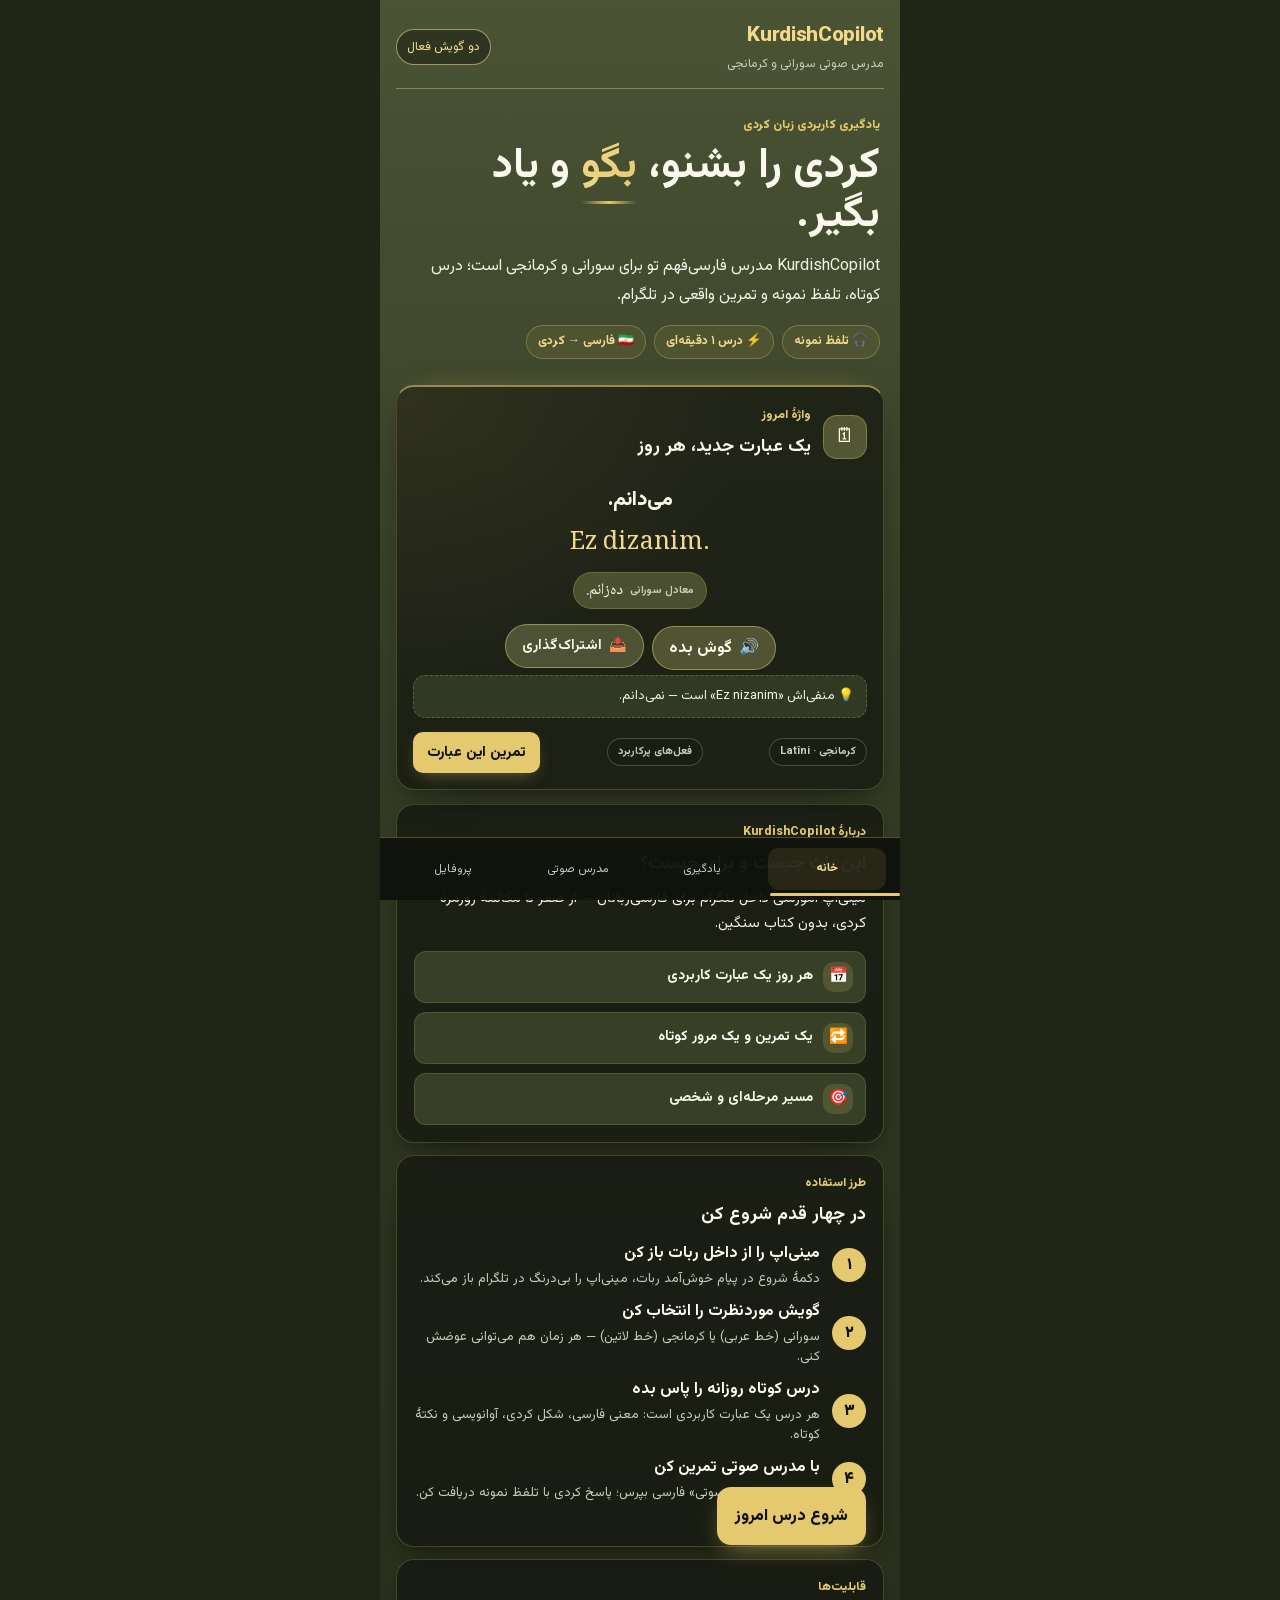
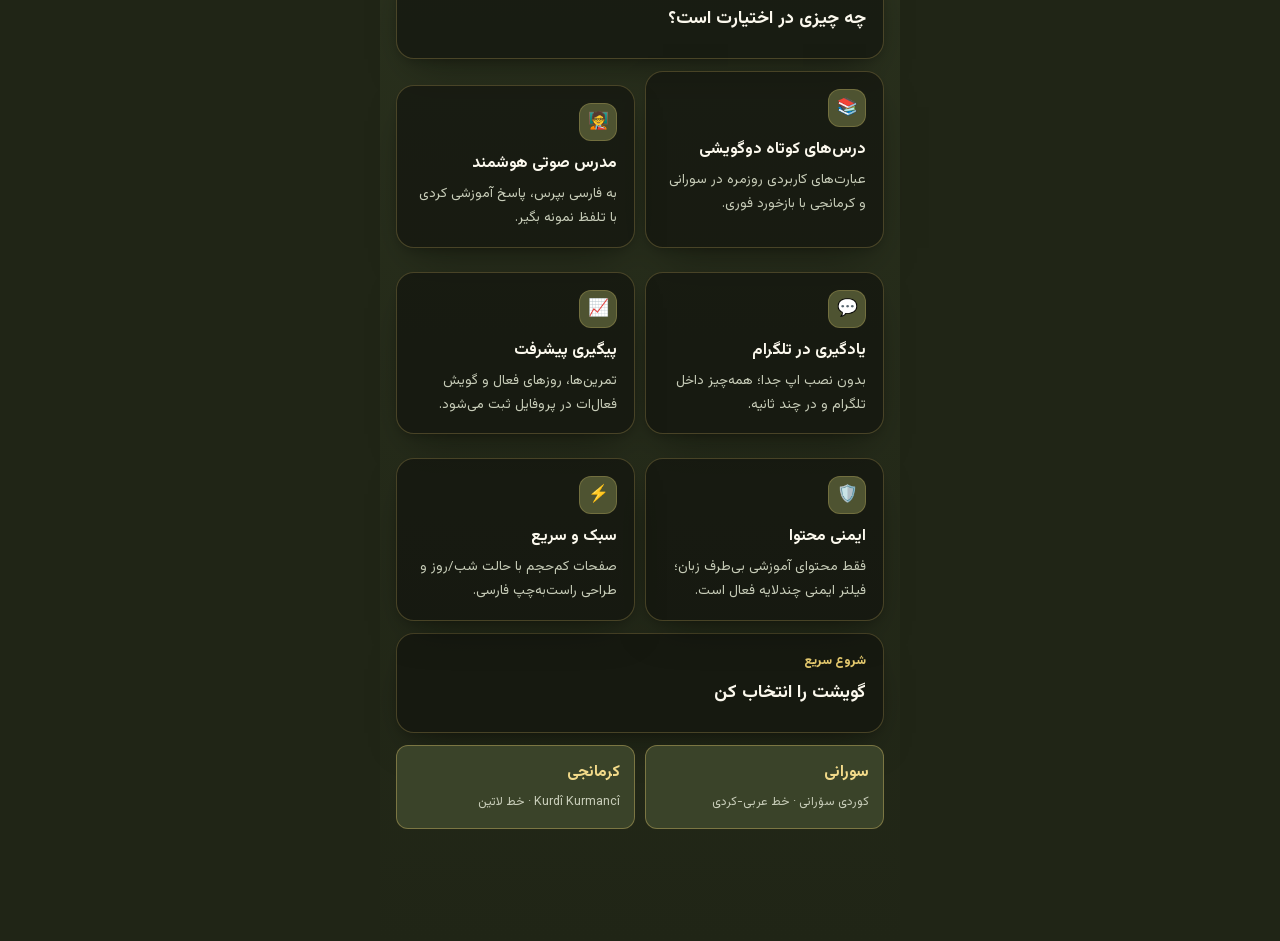
<file: functions/v1/miniapp/index.html>
<!DOCTYPE html><!--Pu9BifSPENZREfcTPyL5M--><html lang="fa" dir="rtl"><head><meta charSet="utf-8"/><meta name="viewport" content="width=device-width, initial-scale=1"/><link rel="preload" href="/functions/v1/miniapp/_next/static/media/1abbc144918f74fd-s.p.woff2" as="font" crossorigin="" type="font/woff2"/><link rel="preload" href="/functions/v1/miniapp/_next/static/media/fb12bdfc6f99d938-s.p.woff2" as="font" crossorigin="" type="font/woff2"/><link rel="stylesheet" href="/functions/v1/miniapp/_next/static/css/e7e2028186f9119a.css" data-precedence="next"/><link rel="preload" as="script" fetchPriority="low" href="/functions/v1/miniapp/_next/static/chunks/webpack-84cd2ee0ffd7a6a1.js"/><script src="/functions/v1/miniapp/_next/static/chunks/4bd1b696-c023c6e3521b1417.js" async=""></script><script src="/functions/v1/miniapp/_next/static/chunks/493-35e8513ee340bb49.js" async=""></script><script src="/functions/v1/miniapp/_next/static/chunks/main-app-99ed1f5a0929606e.js" async=""></script><script src="/functions/v1/miniapp/_next/static/chunks/619-ba102abea3e3d0e4.js" async=""></script><script src="/functions/v1/miniapp/_next/static/chunks/app/layout-237575fd6026482d.js" async=""></script><script src="/functions/v1/miniapp/_next/static/chunks/296-aa02d9af162417f2.js" async=""></script><script src="/functions/v1/miniapp/_next/static/chunks/app/page-2e30539ec356c588.js" async=""></script><link rel="preload" href="https://telegram.org/js/telegram-web-app.js" as="script"/><meta name="next-size-adjust" content=""/><title>KurdishCopilot | مدرس صوتی کردی</title><meta name="description" content="مینی‌اپ آموزشی سورانی و کرمانجی در تلگرام"/><link rel="icon" href="/functions/v1/miniapp/icon.svg?8cea87890adb1c42" type="image/svg+xml" sizes="any"/><script>
(function () {
  try {
    var valid = { olive: true, day: true, dark: true, pink: true };
    var saved = window.localStorage.getItem('kc-theme');
    var theme = valid[saved] ? saved : null;
    if (!theme) {
      var params = window.Telegram && window.Telegram.WebApp && window.Telegram.WebApp.themeParams;
      var bg = params && params.bg_color;
      if (bg && /^#[0-9a-f]{6}$/i.test(bg)) {
        var rgb = bg.slice(1).match(/.{2}/g).map(function (part) { return parseInt(part, 16); });
        var luminance = (0.299 * rgb[0] + 0.587 * rgb[1] + 0.114 * rgb[2]) / 255;
        theme = luminance < 0.48 ? 'dark' : 'day';
      }
    }
    document.documentElement.dataset.theme = theme || 'olive';
  } catch (error) {
    document.documentElement.dataset.theme = 'olive';
  }
})();
</script><script>window.__KC_BP="/functions/v1/miniapp";window.__KC_RB="https://bpfdsobekqkeeijeqsoo.supabase.co/functions/v1/miniapp";(function () {
  if (window.__kcMiniappShim) return;
  var BASE_PATH = window.__KC_BP || '';
  var RUNTIME_BASE = window.__KC_RB || '';
  if (!BASE_PATH && !RUNTIME_BASE) return;
  window.__kcMiniappShim = true;

  function isRscRequest(url, init, requestHeaders) {
    try {
      if (/[?&]_rsc=/.test(String(url))) return true;
      var headers = (init && init.headers) || null;
      if (headers) {
        if (typeof headers.get === 'function' && headers.get('rsc')) return true;
        if (headers['Rsc'] || headers['rsc'] || headers['RSC']) return true;
      }
      if (requestHeaders && typeof requestHeaders.get === 'function' && requestHeaders.get('rsc')) return true;
    } catch (error) { /* fall through */ }
    return false;
  }

  // Normalises fetch inputs to same-origin paths: document-origin absolute
  // URLs (Request#url is always absolute) become paths so the rewrite rules
  // can see them; foreign origins pass through untouched.
  function toSameOriginPath(url) {
    if (typeof url !== 'string') return url;
    if (/^https?:\/\//i.test(url)) {
      try {
        var abs = new URL(url);
        if (abs.origin === window.location.origin) return abs.pathname + abs.search;
      } catch (error) { /* malformed — leave as-is */ }
      return url;
    }
    return url;
  }

  function rewrite(url, init, requestHeaders) {
    var path = typeof url === 'string' ? toSameOriginPath(url) : url;
    if (typeof path !== 'string' || path.charAt(0) !== '/' || path.indexOf('//') === 0) return path;
    // API traffic always goes to the edge runtime (cross-origin, CORS).
    if (RUNTIME_BASE && path.indexOf('/api/') === 0) return RUNTIME_BASE + path;
    // RSC/flight traffic goes to the runtime as well: the document host can
    // only answer HTML, and text/x-component passes the Supabase gateway.
    if (RUNTIME_BASE && isRscRequest(path, init, requestHeaders)) {
      return RUNTIME_BASE + (path.indexOf(BASE_PATH) === 0 ? path.slice(BASE_PATH.length) : path);
    }
    // Everything else keeps the basePath (pages/assets on the document host).
    return BASE_PATH ? BASE_PATH + path : path;
  }

  var originalFetch = window.fetch.bind(window);
  window.fetch = function (input, init) {
    try {
      if (typeof input === 'string') {
        return originalFetch(rewrite(input, init), init);
      }
      // URL-object inputs: Next.js's router prefetches pass new URL(...) —
      // normalise to the href string so the rewrite rules can see it.
      if (input && typeof input === 'object' && typeof input.href === 'string') {
        var href = rewrite(input.href, init);
        if (href !== input.href) {
          return originalFetch(href, init);
        }
        return originalFetch(input, init);
      }
      if (typeof Request !== 'undefined' && input instanceof Request) {
        var rewritten = rewrite(input.url, init, input.headers);
        if (rewritten !== input.url && (input.method === 'GET' || input.method === 'HEAD')) {
          // Router/RSC fetches are body-less GETs: rebuilding via init (not a
          // Request clone) avoids inheriting a same-origin mode on the new
          // cross-origin URL. Bodied requests fall through untouched.
          return originalFetch(rewritten, {
            method: input.method,
            headers: input.headers,
            signal: input.signal,
            mode: 'cors'
          });
        }
      }
    } catch (error) { /* fall through to the untouched call */ }
    return originalFetch(input, init);
  };

  if (typeof XMLHttpRequest !== 'undefined') {
    var originalOpen = XMLHttpRequest.prototype.open;
    XMLHttpRequest.prototype.open = function (method, url) {
      var target = typeof url === 'string' ? toSameOriginPath(url) : url;
      if (typeof target === 'string' && target.charAt(0) === '/' && target.indexOf('//') !== 0) {
        target = (RUNTIME_BASE && target.indexOf('/api/') === 0)
          ? RUNTIME_BASE + target
          : (BASE_PATH ? BASE_PATH + target : target);
        var rest = Array.prototype.slice.call(arguments, 2);
        return originalOpen.apply(this, [method, target].concat(rest));
      }
      return originalOpen.apply(this, arguments);
    };
  }
})();</script><script src="/functions/v1/miniapp/_next/static/chunks/polyfills-42372ed130431b0a.js" noModule=""></script></head><body class="__variable_d4e4c3 __variable_b88586"><div hidden=""><!--$--><!--/$--></div><script>(self.__next_s=self.__next_s||[]).push(["https://telegram.org/js/telegram-web-app.js",{}])</script><main class="shell"><header class="topbar"><div class="brand"><span class="brand__name">KurdishCopilot</span><span class="brand__tag">مدرس صوتی سورانی و کرمانجی</span></div><span class="dialect-pill">دو گویش فعال</span></header><div class="route-stage"><section class="hero hero--home"><div class="card__eyebrow">یادگیری کاربردی زبان کردی</div><h1>کردی را بشنو، <span class="hero__accent">بگو</span> و یاد بگیر.</h1><p>KurdishCopilot مدرس فارسی‌فهم تو برای سورانی و کرمانجی است؛ درس کوتاه، تلفظ نمونه و تمرین واقعی در تلگرام.</p><div class="hero__badges" aria-label="خلاصهٔ امکانات"><span class="hero__badge">🎧 تلفظ نمونه</span><span class="hero__badge">⚡ درس ۱ دقیقه‌ای</span><span class="hero__badge">🇮🇷 فارسی → کردی</span></div></section><section class="card card--accent wotd" aria-label="واژهٔ امروز"><div class="wotd__head"><span class="wotd__chip" aria-hidden="true">🗓</span><div><div class="card__eyebrow">واژهٔ امروز</div><h2 class="wotd__title">یک عبارت جدید، هر روز</h2></div></div><div class="wotd__body"><div class="wotd__fa">می‌دانم.</div><div class="wotd__ku" dir="ltr">Ez dizanim.</div><div class="wotd__equivalent"><span class="wotd__equivalent-label">معادل سورانی</span><span class="wotd__equivalent-text" dir="rtl">دەزانم.</span></div><div class="wotd__actions"><button type="button" class="wotd__listen" aria-label="پخش تلفظ کردی این عبارت"><span aria-hidden="true">🔊</span>گوش بده</button><button type="button" class="wotd__share" aria-label="اشتراک‌گذاری واژهٔ امروز"><span aria-hidden="true">📤</span>اشتراک‌گذاری</button></div><p class="wotd__note">💡 <!-- -->منفی‌اش «Ez nizanim» است — نمی‌دانم.</p></div><div class="wotd__foot"><span class="wotd__dialect">کرمانجی · Latîni</span><span class="wotd__category">فعل‌های پرکاربرد</span><a class="cta cta--compact" style="text-decoration:none" href="/functions/v1/miniapp/learn?dialect=kurmanji">تمرین این عبارت</a></div></section><section class="card about-card" aria-label="دربارهٔ بات"><div class="card__eyebrow">دربارهٔ KurdishCopilot</div><h2>این بات چیست و برای چیست؟</h2><p class="about-card__lead">مینی‌اپ آموزشی داخل تلگرام برای فارسی‌زبانان — از صفر تا مکالمهٔ روزمرهٔ کردی، بدون کتاب سنگین.</p><ul class="about-card__points"><li><span aria-hidden="true">📅</span> هر روز یک عبارت کاربردی</li><li><span aria-hidden="true">🔁</span> یک تمرین و یک مرور کوتاه</li><li><span aria-hidden="true">🎯</span> مسیر مرحله‌ای و شخصی</li></ul></section><section class="card" style="margin-top:12px" aria-label="راهنمای استفاده"><div class="card__eyebrow">طرز استفاده</div><h2>در چهار قدم شروع کن</h2><div style="display:grid;gap:10px;margin-top:12px"><div class="lesson-row"><div class="lesson-row__num">۱</div><div><strong>مینی‌اپ را از داخل ربات باز کن</strong><div style="color:var(--muted);font-size:.82rem;margin-top:3px">دکمهٔ شروع در پیام خوش‌آمد ربات، مینی‌اپ را بی‌درنگ در تلگرام باز می‌کند.</div></div></div><div class="lesson-row"><div class="lesson-row__num">۲</div><div><strong>گویش موردنظرت را انتخاب کن</strong><div style="color:var(--muted);font-size:.82rem;margin-top:3px">سورانی (خط عربی) یا کرمانجی (خط لاتین) — هر زمان هم می‌توانی عوضش کنی.</div></div></div><div class="lesson-row"><div class="lesson-row__num">۳</div><div><strong>درس کوتاه روزانه را پاس بده</strong><div style="color:var(--muted);font-size:.82rem;margin-top:3px">هر درس یک عبارت کاربردی است: معنی فارسی، شکل کردی، آوانویسی و نکتهٔ کوتاه.</div></div></div><div class="lesson-row"><div class="lesson-row__num">۴</div><div><strong>با مدرس صوتی تمرین کن</strong><div style="color:var(--muted);font-size:.82rem;margin-top:3px">در بخش «مدرس صوتی» فارسی بپرس؛ پاسخ کردی با تلفظ نمونه دریافت کن.</div></div></div></div><a class="cta cta--hero" style="margin-top:13px;text-decoration:none" href="/functions/v1/miniapp/learn">شروع درس امروز</a></section><section style="margin-top:12px" aria-label="قابلیت‌ها"><div class="card" style="margin-bottom:12px"><div class="card__eyebrow">قابلیت‌ها</div><h2>چه چیزی در اختیارت است؟</h2></div><div class="grid grid--two"><div class="card feature-card"><span class="feature-card__icon" aria-hidden="true">📚</span><strong>درس‌های کوتاه دوگویشی</strong><p style="color:var(--muted);font-size:.85rem;margin-top:6px">عبارت‌های کاربردی روزمره در سورانی و کرمانجی با بازخورد فوری.</p></div><div class="card feature-card"><span class="feature-card__icon" aria-hidden="true">🧑‍🏫</span><strong>مدرس صوتی هوشمند</strong><p style="color:var(--muted);font-size:.85rem;margin-top:6px">به فارسی بپرس، پاسخ آموزشی کردی با تلفظ نمونه بگیر.</p></div><div class="card feature-card"><span class="feature-card__icon" aria-hidden="true">💬</span><strong>یادگیری در تلگرام</strong><p style="color:var(--muted);font-size:.85rem;margin-top:6px">بدون نصب اپ جدا؛ همه‌چیز داخل تلگرام و در چند ثانیه.</p></div><div class="card feature-card"><span class="feature-card__icon" aria-hidden="true">📈</span><strong>پیگیری پیشرفت</strong><p style="color:var(--muted);font-size:.85rem;margin-top:6px">تمرین‌ها، روزهای فعال و گویش فعال‌ات در پروفایل ثبت می‌شود.</p></div><div class="card feature-card"><span class="feature-card__icon" aria-hidden="true">🛡️</span><strong>ایمنی محتوا</strong><p style="color:var(--muted);font-size:.85rem;margin-top:6px">فقط محتوای آموزشی بی‌طرف زبان؛ فیلتر ایمنی چندلایه فعال است.</p></div><div class="card feature-card"><span class="feature-card__icon" aria-hidden="true">⚡</span><strong>سبک و سریع</strong><p style="color:var(--muted);font-size:.85rem;margin-top:6px">صفحات کم‌حجم با حالت شب/روز و طراحی راست‌به‌چپ فارسی.</p></div></div></section><section style="margin-top:12px" aria-label="مسیرهای آموزشی"><div class="card" style="margin-bottom:12px"><div class="card__eyebrow">شروع سریع</div><h2>گویشت را انتخاب کن</h2></div><div class="grid grid--two"><a class="action" style="text-decoration:none" href="/functions/v1/miniapp/learn?dialect=sorani"><strong>سورانی</strong><span>کوردی سۆرانی<!-- --> · <!-- -->خط عربی-کردی</span></a><a class="action" style="text-decoration:none" href="/functions/v1/miniapp/learn?dialect=kurmanji"><strong>کرمانجی</strong><span>Kurdî Kurmancî<!-- --> · <!-- -->خط لاتین</span></a></div></section><!--$--><!--/$--></div></main><nav class="nav nav--motion" aria-label="ناوبری اصلی"><span class="nav__indicator" style="transform:translateX(-0%)" aria-hidden="true"></span><a class="nav__link nav__link--active" aria-current="page" href="/functions/v1/miniapp"><span>خانه</span></a><a class="nav__link" href="/functions/v1/miniapp/learn"><span>یادگیری</span></a><a class="nav__link" href="/functions/v1/miniapp/voice"><span>مدرس صوتی</span></a><a class="nav__link" href="/functions/v1/miniapp/profile"><span>پروفایل</span></a></nav><script src="/functions/v1/miniapp/_next/static/chunks/webpack-84cd2ee0ffd7a6a1.js" id="_R_" async=""></script><script>(self.__next_f=self.__next_f||[]).push([0])</script><script>self.__next_f.push([1,"1:\"$Sreact.fragment\"\n6:I[7150,[],\"\"]\n:HL[\"/functions/v1/miniapp/_next/static/media/1abbc144918f74fd-s.p.woff2\",\"font\",{\"crossOrigin\":\"\",\"type\":\"font/woff2\"}]\n:HL[\"/functions/v1/miniapp/_next/static/media/fb12bdfc6f99d938-s.p.woff2\",\"font\",{\"crossOrigin\":\"\",\"type\":\"font/woff2\"}]\n:HL[\"/functions/v1/miniapp/_next/static/css/e7e2028186f9119a.css\",\"style\"]\n2:T10fb,"])</script><script>self.__next_f.push([1,"window.__KC_BP=\"/functions/v1/miniapp\";window.__KC_RB=\"https://bpfdsobekqkeeijeqsoo.supabase.co/functions/v1/miniapp\";(function () {\n  if (window.__kcMiniappShim) return;\n  var BASE_PATH = window.__KC_BP || '';\n  var RUNTIME_BASE = window.__KC_RB || '';\n  if (!BASE_PATH \u0026\u0026 !RUNTIME_BASE) return;\n  window.__kcMiniappShim = true;\n\n  function isRscRequest(url, init, requestHeaders) {\n    try {\n      if (/[?\u0026]_rsc=/.test(String(url))) return true;\n      var headers = (init \u0026\u0026 init.headers) || null;\n      if (headers) {\n        if (typeof headers.get === 'function' \u0026\u0026 headers.get('rsc')) return true;\n        if (headers['Rsc'] || headers['rsc'] || headers['RSC']) return true;\n      }\n      if (requestHeaders \u0026\u0026 typeof requestHeaders.get === 'function' \u0026\u0026 requestHeaders.get('rsc')) return true;\n    } catch (error) { /* fall through */ }\n    return false;\n  }\n\n  // Normalises fetch inputs to same-origin paths: document-origin absolute\n  // URLs (Request#url is always absolute) become paths so the rewrite rules\n  // can see them; foreign origins pass through untouched.\n  function toSameOriginPath(url) {\n    if (typeof url !== 'string') return url;\n    if (/^https?:\\/\\//i.test(url)) {\n      try {\n        var abs = new URL(url);\n        if (abs.origin === window.location.origin) return abs.pathname + abs.search;\n      } catch (error) { /* malformed — leave as-is */ }\n      return url;\n    }\n    return url;\n  }\n\n  function rewrite(url, init, requestHeaders) {\n    var path = typeof url === 'string' ? toSameOriginPath(url) : url;\n    if (typeof path !== 'string' || path.charAt(0) !== '/' || path.indexOf('//') === 0) return path;\n    // API traffic always goes to the edge runtime (cross-origin, CORS).\n    if (RUNTIME_BASE \u0026\u0026 path.indexOf('/api/') === 0) return RUNTIME_BASE + path;\n    // RSC/flight traffic goes to the runtime as well: the document host can\n    // only answer HTML, and text/x-component passes the Supabase gateway.\n    if (RUNTIME_BASE \u0026\u0026 isRscRequest(path, init, requestHeaders)) {\n      return RUNTIME_BASE + (path.indexOf(BASE_PATH) === 0 ? path.slice(BASE_PATH.length) : path);\n    }\n    // Everything else keeps the basePath (pages/assets on the document host).\n    return BASE_PATH ? BASE_PATH + path : path;\n  }\n\n  var originalFetch = window.fetch.bind(window);\n  window.fetch = function (input, init) {\n    try {\n      if (typeof input === 'string') {\n        return originalFetch(rewrite(input, init), init);\n      }\n      // URL-object inputs: Next.js's router prefetches pass new URL(...) —\n      // normalise to the href string so the rewrite rules can see it.\n      if (input \u0026\u0026 typeof input === 'object' \u0026\u0026 typeof input.href === 'string') {\n        var href = rewrite(input.href, init);\n        if (href !== input.href) {\n          return originalFetch(href, init);\n        }\n        return originalFetch(input, init);\n      }\n      if (typeof Request !== 'undefined' \u0026\u0026 input instanceof Request) {\n        var rewritten = rewrite(input.url, init, input.headers);\n        if (rewritten !== input.url \u0026\u0026 (input.method === 'GET' || input.method === 'HEAD')) {\n          // Router/RSC fetches are body-less GETs: rebuilding via init (not a\n          // Request clone) avoids inheriting a same-origin mode on the new\n          // cross-origin URL. Bodied requests fall through untouched.\n          return originalFetch(rewritten, {\n            method: input.method,\n            headers: input.headers,\n            signal: input.signal,\n            mode: 'cors'\n          });\n        }\n      }\n    } catch (error) { /* fall through to the untouched call */ }\n    return originalFetch(input, init);\n  };\n\n  if (typeof XMLHttpRequest !== 'undefined') {\n    var originalOpen = XMLHttpRequest.prototype.open;\n    XMLHttpRequest.prototype.open = function (method, url) {\n      var target = typeof url === 'string' ? toSameOriginPath(url) : url;\n      if (typeof target === 'string' \u0026\u0026 target.charAt(0) === '/' \u0026\u0026 target.indexOf('//') !== 0) {\n        target = (RUNTIME_BASE \u0026\u0026 target.indexOf('/api/') === 0)\n          ? RUNTIME_BASE + target\n          : (BASE_PATH ? BASE_PATH + target : target);\n        var rest = Array.prototype.slice.call(arguments, 2);\n        return originalOpen.apply(this, [method, target].concat(rest));\n      }\n      return originalOpen.apply(this, arguments);\n    };\n  }\n})();"])</script><script>self.__next_f.push([1,"0:{\"P\":null,\"b\":\"Pu9BifSPENZREfcTPyL5M\",\"p\":\"/functions/v1/miniapp\",\"c\":[\"\",\"\"],\"i\":false,\"f\":[[[\"\",{\"children\":[\"__PAGE__\",{}]},\"$undefined\",\"$undefined\",true],[\"\",[\"$\",\"$1\",\"c\",{\"children\":[[[\"$\",\"link\",\"0\",{\"rel\":\"stylesheet\",\"href\":\"/functions/v1/miniapp/_next/static/css/e7e2028186f9119a.css\",\"precedence\":\"next\",\"crossOrigin\":\"$undefined\",\"nonce\":\"$undefined\"}]],[\"$\",\"html\",null,{\"lang\":\"fa\",\"dir\":\"rtl\",\"suppressHydrationWarning\":true,\"children\":[[\"$\",\"head\",null,{\"children\":[[\"$\",\"script\",null,{\"dangerouslySetInnerHTML\":{\"__html\":\"\\n(function () {\\n  try {\\n    var valid = { olive: true, day: true, dark: true, pink: true };\\n    var saved = window.localStorage.getItem('kc-theme');\\n    var theme = valid[saved] ? saved : null;\\n    if (!theme) {\\n      var params = window.Telegram \u0026\u0026 window.Telegram.WebApp \u0026\u0026 window.Telegram.WebApp.themeParams;\\n      var bg = params \u0026\u0026 params.bg_color;\\n      if (bg \u0026\u0026 /^#[0-9a-f]{6}$/i.test(bg)) {\\n        var rgb = bg.slice(1).match(/.{2}/g).map(function (part) { return parseInt(part, 16); });\\n        var luminance = (0.299 * rgb[0] + 0.587 * rgb[1] + 0.114 * rgb[2]) / 255;\\n        theme = luminance \u003c 0.48 ? 'dark' : 'day';\\n      }\\n    }\\n    document.documentElement.dataset.theme = theme || 'olive';\\n  } catch (error) {\\n    document.documentElement.dataset.theme = 'olive';\\n  }\\n})();\\n\"}}],[\"$\",\"script\",null,{\"dangerouslySetInnerHTML\":{\"__html\":\"$2\"}}]]}],\"$L3\"]}]]}],{\"children\":[\"__PAGE__\",\"$L4\",{},null,false]},null,false],\"$L5\",false]],\"m\":\"$undefined\",\"G\":[\"$6\",[]],\"s\":false,\"S\":true}\n"])</script><script>self.__next_f.push([1,"7:I[1402,[\"619\",\"static/chunks/619-ba102abea3e3d0e4.js\",\"177\",\"static/chunks/app/layout-237575fd6026482d.js\"],\"\"]\n8:I[7912,[\"619\",\"static/chunks/619-ba102abea3e3d0e4.js\",\"177\",\"static/chunks/app/layout-237575fd6026482d.js\"],\"default\"]\n9:I[4157,[\"619\",\"static/chunks/619-ba102abea3e3d0e4.js\",\"177\",\"static/chunks/app/layout-237575fd6026482d.js\"],\"default\"]\na:I[9766,[],\"\"]\nb:I[8924,[],\"\"]\nc:I[7409,[\"619\",\"static/chunks/619-ba102abea3e3d0e4.js\",\"177\",\"static/chunks/app/layout-237575fd6026482d.js\"],\"default\"]\nd:I[9693,[\"619\",\"static/chunks/619-ba102abea3e3d0e4.js\",\"296\",\"static/chunks/296-aa02d9af162417f2.js\",\"974\",\"static/chunks/app/page-2e30539ec356c588.js\"],\"default\"]\ne:I[4347,[\"619\",\"static/chunks/619-ba102abea3e3d0e4.js\",\"296\",\"static/chunks/296-aa02d9af162417f2.js\",\"974\",\"static/chunks/app/page-2e30539ec356c588.js\"],\"default\"]\nf:I[8258,[\"619\",\"static/chunks/619-ba102abea3e3d0e4.js\",\"296\",\"static/chunks/296-aa02d9af162417f2.js\",\"974\",\"static/chunks/app/page-2e30539ec356c588.js\"],\"default\"]\n10:I[6197,[\"619\",\"static/chunks/619-ba102abea3e3d0e4.js\",\"296\",\"static/chunks/296-aa02d9af162417f2.js\",\"974\",\"static/chunks/app/page-2e30539ec356c588.js\"],\"default\"]\n11:I[3157,[\"619\",\"static/chunks/619-ba102abea3e3d0e4.js\",\"296\",\"static/chunks/296-aa02d9af162417f2.js\",\"974\",\"static/chunks/app/page-2e30539ec356c588.js\"],\"default\"]\n12:I[2619,[\"619\",\"static/chunks/619-ba102abea3e3d0e4.js\",\"296\",\"static/chunks/296-aa02d9af162417f2.js\",\"974\",\"static/chunks/app/page-2e30539ec356c588.js\"],\"*\"]\n19:I[4431,[],\"ViewportBoundary\"]\n1b:I[4431,[],\"MetadataBoundary\"]\n1c:\"$Sreact.suspense\"\n"])</script><script>self.__next_f.push([1,"3:[\"$\",\"body\",null,{\"className\":\"__variable_d4e4c3 __variable_b88586\",\"children\":[[\"$\",\"$L7\",null,{\"src\":\"https://telegram.org/js/telegram-web-app.js\",\"strategy\":\"beforeInteractive\"}],[\"$\",\"$L8\",null,{\"children\":[[\"$\",\"main\",null,{\"className\":\"shell\",\"children\":[[\"$\",\"header\",null,{\"className\":\"topbar\",\"children\":[[\"$\",\"div\",null,{\"className\":\"brand\",\"children\":[[\"$\",\"span\",null,{\"className\":\"brand__name\",\"children\":\"KurdishCopilot\"}],[\"$\",\"span\",null,{\"className\":\"brand__tag\",\"children\":\"مدرس صوتی سورانی و کرمانجی\"}]]}],[\"$\",\"span\",null,{\"className\":\"dialect-pill\",\"children\":\"دو گویش فعال\"}]]}],[\"$\",\"$L9\",null,{\"children\":[\"$\",\"$La\",null,{\"parallelRouterKey\":\"children\",\"error\":\"$undefined\",\"errorStyles\":\"$undefined\",\"errorScripts\":\"$undefined\",\"template\":[\"$\",\"$Lb\",null,{}],\"templateStyles\":\"$undefined\",\"templateScripts\":\"$undefined\",\"notFound\":[[[\"$\",\"title\",null,{\"children\":\"404: This page could not be found.\"}],[\"$\",\"div\",null,{\"style\":{\"fontFamily\":\"system-ui,\\\"Segoe UI\\\",Roboto,Helvetica,Arial,sans-serif,\\\"Apple Color Emoji\\\",\\\"Segoe UI Emoji\\\"\",\"height\":\"100vh\",\"textAlign\":\"center\",\"display\":\"flex\",\"flexDirection\":\"column\",\"alignItems\":\"center\",\"justifyContent\":\"center\"},\"children\":[\"$\",\"div\",null,{\"children\":[[\"$\",\"style\",null,{\"dangerouslySetInnerHTML\":{\"__html\":\"body{color:#000;background:#fff;margin:0}.next-error-h1{border-right:1px solid rgba(0,0,0,.3)}@media (prefers-color-scheme:dark){body{color:#fff;background:#000}.next-error-h1{border-right:1px solid rgba(255,255,255,.3)}}\"}}],[\"$\",\"h1\",null,{\"className\":\"next-error-h1\",\"style\":{\"display\":\"inline-block\",\"margin\":\"0 20px 0 0\",\"padding\":\"0 23px 0 0\",\"fontSize\":24,\"fontWeight\":500,\"verticalAlign\":\"top\",\"lineHeight\":\"49px\"},\"children\":404}],[\"$\",\"div\",null,{\"style\":{\"display\":\"inline-block\"},\"children\":[\"$\",\"h2\",null,{\"style\":{\"fontSize\":14,\"fontWeight\":400,\"lineHeight\":\"49px\",\"margin\":0},\"children\":\"This page could not be found.\"}]}]]}]}]],[]],\"forbidden\":\"$undefined\",\"unauthorized\":\"$undefined\"}]}]]}],[\"$\",\"$Lc\",null,{}]]}]]}]\n"])</script><script>self.__next_f.push([1,"4:[\"$\",\"$1\",\"c\",{\"children\":[[[\"$\",\"$Ld\",null,{\"screen\":\"home\"}],[\"$\",\"$Le\",null,{}],[\"$\",\"$Lf\",null,{}],[\"$\",\"section\",null,{\"className\":\"hero hero--home\",\"children\":[[\"$\",\"div\",null,{\"className\":\"card__eyebrow\",\"children\":\"یادگیری کاربردی زبان کردی\"}],[\"$\",\"h1\",null,{\"children\":[\"کردی را بشنو، \",[\"$\",\"span\",null,{\"className\":\"hero__accent\",\"children\":\"بگو\"}],\" و یاد بگیر.\"]}],[\"$\",\"p\",null,{\"children\":\"KurdishCopilot مدرس فارسی‌فهم تو برای سورانی و کرمانجی است؛ درس کوتاه، تلفظ نمونه و تمرین واقعی در تلگرام.\"}],[\"$\",\"div\",null,{\"className\":\"hero__badges\",\"aria-label\":\"خلاصهٔ امکانات\",\"children\":[[\"$\",\"span\",null,{\"className\":\"hero__badge\",\"children\":\"🎧 تلفظ نمونه\"}],[\"$\",\"span\",null,{\"className\":\"hero__badge\",\"children\":\"⚡ درس ۱ دقیقه‌ای\"}],[\"$\",\"span\",null,{\"className\":\"hero__badge\",\"children\":\"🇮🇷 فارسی → کردی\"}]]}]]}],[\"$\",\"section\",null,{\"className\":\"card card--accent wotd\",\"aria-label\":\"واژهٔ امروز\",\"children\":[[\"$\",\"div\",null,{\"className\":\"wotd__head\",\"children\":[[\"$\",\"span\",null,{\"className\":\"wotd__chip\",\"aria-hidden\":\"true\",\"children\":\"🗓\"}],[\"$\",\"div\",null,{\"children\":[[\"$\",\"div\",null,{\"className\":\"card__eyebrow\",\"children\":\"واژهٔ امروز\"}],[\"$\",\"h2\",null,{\"className\":\"wotd__title\",\"children\":\"یک عبارت جدید، هر روز\"}]]}]]}],[\"$\",\"div\",null,{\"className\":\"wotd__body\",\"children\":[[\"$\",\"div\",null,{\"className\":\"wotd__fa\",\"children\":\"می‌دانم.\"}],[\"$\",\"div\",null,{\"className\":\"wotd__ku\",\"dir\":\"ltr\",\"children\":\"Ez dizanim.\"}],[\"$\",\"div\",null,{\"className\":\"wotd__equivalent\",\"children\":[[\"$\",\"span\",null,{\"className\":\"wotd__equivalent-label\",\"children\":\"معادل سورانی\"}],[\"$\",\"span\",null,{\"className\":\"wotd__equivalent-text\",\"dir\":\"rtl\",\"children\":\"دەزانم.\"}]]}],[\"$\",\"div\",null,{\"className\":\"wotd__actions\",\"children\":[[\"$\",\"$L10\",null,{\"text\":\"Ez dizanim.\",\"dialect\":\"kurmanji\",\"lessonId\":\"kurmanji-verb-know\"}],[\"$\",\"$L11\",null,{\"fa\":\"می‌دانم.\",\"ku\":\"Ez dizanim.\",\"transliteration\":\"Ez dizanim.\",\"dialect\":\"kurmanji\"}]]}],[\"$\",\"p\",null,{\"className\":\"wotd__note\",\"children\":[\"💡 \",\"منفی‌اش «Ez nizanim» است — نمی‌دانم.\"]}]]}],[\"$\",\"div\",null,{\"className\":\"wotd__foot\",\"children\":[[\"$\",\"span\",null,{\"className\":\"wotd__dialect\",\"children\":\"کرمانجی · Latîni\"}],[\"$\",\"span\",null,{\"className\":\"wotd__category\",\"children\":\"فعل‌های پرکاربرد\"}],[\"$\",\"$L12\",null,{\"className\":\"cta cta--compact\",\"href\":\"/learn?dialect=kurmanji\",\"style\":{\"textDecoration\":\"none\"},\"children\":\"تمرین این عبارت\"}]]}]]}],[\"$\",\"section\",null,{\"className\":\"card about-card\",\"aria-label\":\"دربارهٔ بات\",\"children\":[[\"$\",\"div\",null,{\"className\":\"card__eyebrow\",\"children\":\"دربارهٔ KurdishCopilot\"}],[\"$\",\"h2\",null,{\"children\":\"این بات چیست و برای چیست؟\"}],[\"$\",\"p\",null,{\"className\":\"about-card__lead\",\"children\":\"مینی‌اپ آموزشی داخل تلگرام برای فارسی‌زبانان — از صفر تا مکالمهٔ روزمرهٔ کردی، بدون کتاب سنگین.\"}],[\"$\",\"ul\",null,{\"className\":\"about-card__points\",\"children\":[[\"$\",\"li\",null,{\"children\":[[\"$\",\"span\",null,{\"aria-hidden\":\"true\",\"children\":\"📅\"}],\" هر روز یک عبارت کاربردی\"]}],[\"$\",\"li\",null,{\"children\":[[\"$\",\"span\",null,{\"aria-hidden\":\"true\",\"children\":\"🔁\"}],\" یک تمرین و یک مرور کوتاه\"]}],[\"$\",\"li\",null,{\"children\":[[\"$\",\"span\",null,{\"aria-hidden\":\"true\",\"children\":\"🎯\"}],\" مسیر مرحله‌ای و شخصی\"]}]]}]]}],[\"$\",\"section\",null,{\"className\":\"card\",\"style\":{\"marginTop\":12},\"aria-label\":\"راهنمای استفاده\",\"children\":[[\"$\",\"div\",null,{\"className\":\"card__eyebrow\",\"children\":\"طرز استفاده\"}],[\"$\",\"h2\",null,{\"children\":\"در چهار قدم شروع کن\"}],[\"$\",\"div\",null,{\"style\":{\"display\":\"grid\",\"gap\":10,\"marginTop\":12},\"children\":[[\"$\",\"div\",\"۱\",{\"className\":\"lesson-row\",\"children\":[[\"$\",\"div\",null,{\"className\":\"lesson-row__num\",\"children\":\"۱\"}],[\"$\",\"div\",null,{\"children\":[[\"$\",\"strong\",null,{\"children\":\"مینی‌اپ را از داخل ربات باز کن\"}],[\"$\",\"div\",null,{\"style\":{\"color\":\"var(--muted)\",\"fontSize\":\".82rem\",\"marginTop\":3},\"children\":\"دکمهٔ شروع در پیام خوش‌آمد ربات، مینی‌اپ را بی‌درنگ در تلگرام باز می‌کند.\"}]]}]]}],[\"$\",\"div\",\"۲\",{\"className\":\"lesson-row\",\"children\":[[\"$\",\"div\",null,{\"className\":\"lesson-row__num\",\"children\":\"۲\"}],[\"$\",\"div\",null,{\"children\":[[\"$\",\"strong\",null,{\"children\":\"گویش موردنظرت را انتخاب کن\"}],[\"$\",\"div\",null,{\"style\":{\"color\":\"var(--muted)\",\"fontSize\":\".82rem\",\"marginTop\":3},\"children\":\"سورانی (خط عربی) یا کرمانجی (خط لاتین) — هر زمان هم می‌توانی عوضش کنی.\"}]]}]]}],[\"$\",\"div\",\"۳\",{\"className\":\"lesson-row\",\"children\":[[\"$\",\"div\",null,{\"className\":\"lesson-row__num\",\"children\":\"۳\"}],[\"$\",\"div\",null,{\"children\":[[\"$\",\"strong\",null,{\"children\":\"درس کوتاه روزانه را پاس بده\"}],[\"$\",\"div\",null,{\"style\":{\"color\":\"var(--muted)\",\"fontSize\":\".82rem\",\"marginTop\":3},\"children\":\"هر درس یک عبارت کاربردی است: معنی فارسی، شکل کردی، آوانویسی و نکتهٔ کوتاه.\"}]]}]]}],\"$L13\"]}],\"$L14\"]}],\"$L15\",\"$L16\",\"$L17\"],null,\"$L18\"]}]\n"])</script><script>self.__next_f.push([1,"5:[\"$\",\"$1\",\"h\",{\"children\":[null,[[\"$\",\"$L19\",null,{\"children\":\"$L1a\"}],[\"$\",\"meta\",null,{\"name\":\"next-size-adjust\",\"content\":\"\"}]],[\"$\",\"$L1b\",null,{\"children\":[\"$\",\"div\",null,{\"hidden\":true,\"children\":[\"$\",\"$1c\",null,{\"fallback\":null,\"children\":\"$L1d\"}]}]}]]}]\n"])</script><script>self.__next_f.push([1,"1e:I[683,[\"619\",\"static/chunks/619-ba102abea3e3d0e4.js\",\"296\",\"static/chunks/296-aa02d9af162417f2.js\",\"974\",\"static/chunks/app/page-2e30539ec356c588.js\"],\"default\"]\n1f:I[4431,[],\"OutletBoundary\"]\n21:I[5278,[],\"AsyncMetadataOutlet\"]\n13:[\"$\",\"div\",\"۴\",{\"className\":\"lesson-row\",\"children\":[[\"$\",\"div\",null,{\"className\":\"lesson-row__num\",\"children\":\"۴\"}],[\"$\",\"div\",null,{\"children\":[[\"$\",\"strong\",null,{\"children\":\"با مدرس صوتی تمرین کن\"}],[\"$\",\"div\",null,{\"style\":{\"color\":\"var(--muted)\",\"fontSize\":\".82rem\",\"marginTop\":3},\"children\":\"در بخش «مدرس صوتی» فارسی بپرس؛ پاسخ کردی با تلفظ نمونه دریافت کن.\"}]]}]]}]\n14:[\"$\",\"$L12\",null,{\"className\":\"cta cta--hero\",\"href\":\"/learn\",\"style\":{\"marginTop\":13,\"textDecoration\":\"none\"},\"children\":\"شروع درس امروز\"}]\n"])</script><script>self.__next_f.push([1,"15:[\"$\",\"section\",null,{\"style\":{\"marginTop\":12},\"aria-label\":\"قابلیت‌ها\",\"children\":[[\"$\",\"div\",null,{\"className\":\"card\",\"style\":{\"marginBottom\":12},\"children\":[[\"$\",\"div\",null,{\"className\":\"card__eyebrow\",\"children\":\"قابلیت‌ها\"}],[\"$\",\"h2\",null,{\"children\":\"چه چیزی در اختیارت است؟\"}]]}],[\"$\",\"div\",null,{\"className\":\"grid grid--two\",\"children\":[[\"$\",\"div\",\"درس‌های کوتاه دوگویشی\",{\"className\":\"card feature-card\",\"children\":[[\"$\",\"span\",null,{\"className\":\"feature-card__icon\",\"aria-hidden\":\"true\",\"children\":\"📚\"}],[\"$\",\"strong\",null,{\"children\":\"درس‌های کوتاه دوگویشی\"}],[\"$\",\"p\",null,{\"style\":{\"color\":\"var(--muted)\",\"fontSize\":\".85rem\",\"marginTop\":6},\"children\":\"عبارت‌های کاربردی روزمره در سورانی و کرمانجی با بازخورد فوری.\"}]]}],[\"$\",\"div\",\"مدرس صوتی هوشمند\",{\"className\":\"card feature-card\",\"children\":[[\"$\",\"span\",null,{\"className\":\"feature-card__icon\",\"aria-hidden\":\"true\",\"children\":\"🧑‍🏫\"}],[\"$\",\"strong\",null,{\"children\":\"مدرس صوتی هوشمند\"}],[\"$\",\"p\",null,{\"style\":{\"color\":\"var(--muted)\",\"fontSize\":\".85rem\",\"marginTop\":6},\"children\":\"به فارسی بپرس، پاسخ آموزشی کردی با تلفظ نمونه بگیر.\"}]]}],[\"$\",\"div\",\"یادگیری در تلگرام\",{\"className\":\"card feature-card\",\"children\":[[\"$\",\"span\",null,{\"className\":\"feature-card__icon\",\"aria-hidden\":\"true\",\"children\":\"💬\"}],[\"$\",\"strong\",null,{\"children\":\"یادگیری در تلگرام\"}],[\"$\",\"p\",null,{\"style\":{\"color\":\"var(--muted)\",\"fontSize\":\".85rem\",\"marginTop\":6},\"children\":\"بدون نصب اپ جدا؛ همه‌چیز داخل تلگرام و در چند ثانیه.\"}]]}],[\"$\",\"div\",\"پیگیری پیشرفت\",{\"className\":\"card feature-card\",\"children\":[[\"$\",\"span\",null,{\"className\":\"feature-card__icon\",\"aria-hidden\":\"true\",\"children\":\"📈\"}],[\"$\",\"strong\",null,{\"children\":\"پیگیری پیشرفت\"}],[\"$\",\"p\",null,{\"style\":{\"color\":\"var(--muted)\",\"fontSize\":\".85rem\",\"marginTop\":6},\"children\":\"تمرین‌ها، روزهای فعال و گویش فعال‌ات در پروفایل ثبت می‌شود.\"}]]}],[\"$\",\"div\",\"ایمنی محتوا\",{\"className\":\"card feature-card\",\"children\":[[\"$\",\"span\",null,{\"className\":\"feature-card__icon\",\"aria-hidden\":\"true\",\"children\":\"🛡️\"}],[\"$\",\"strong\",null,{\"children\":\"ایمنی محتوا\"}],[\"$\",\"p\",null,{\"style\":{\"color\":\"var(--muted)\",\"fontSize\":\".85rem\",\"marginTop\":6},\"children\":\"فقط محتوای آموزشی بی‌طرف زبان؛ فیلتر ایمنی چندلایه فعال است.\"}]]}],[\"$\",\"div\",\"سبک و سریع\",{\"className\":\"card feature-card\",\"children\":[[\"$\",\"span\",null,{\"className\":\"feature-card__icon\",\"aria-hidden\":\"true\",\"children\":\"⚡\"}],[\"$\",\"strong\",null,{\"children\":\"سبک و سریع\"}],[\"$\",\"p\",null,{\"style\":{\"color\":\"var(--muted)\",\"fontSize\":\".85rem\",\"marginTop\":6},\"children\":\"صفحات کم‌حجم با حالت شب/روز و طراحی راست‌به‌چپ فارسی.\"}]]}]]}]]}]\n"])</script><script>self.__next_f.push([1,"16:[\"$\",\"section\",null,{\"style\":{\"marginTop\":12},\"aria-label\":\"مسیرهای آموزشی\",\"children\":[[\"$\",\"div\",null,{\"className\":\"card\",\"style\":{\"marginBottom\":12},\"children\":[[\"$\",\"div\",null,{\"className\":\"card__eyebrow\",\"children\":\"شروع سریع\"}],[\"$\",\"h2\",null,{\"children\":\"گویشت را انتخاب کن\"}]]}],[\"$\",\"div\",null,{\"className\":\"grid grid--two\",\"children\":[[\"$\",\"$L12\",\"sorani\",{\"className\":\"action\",\"href\":\"/learn?dialect=sorani\",\"style\":{\"textDecoration\":\"none\"},\"children\":[[\"$\",\"strong\",null,{\"children\":\"سورانی\"}],[\"$\",\"span\",null,{\"children\":[\"کوردی سۆرانی\",\" · \",\"خط عربی-کردی\"]}]]}],[\"$\",\"$L12\",\"kurmanji\",{\"className\":\"action\",\"href\":\"/learn?dialect=kurmanji\",\"style\":{\"textDecoration\":\"none\"},\"children\":[[\"$\",\"strong\",null,{\"children\":\"کرمانجی\"}],[\"$\",\"span\",null,{\"children\":[\"Kurdî Kurmancî\",\" · \",\"خط لاتین\"]}]]}]]}]]}]\n"])</script><script>self.__next_f.push([1,"17:[\"$\",\"$L1e\",null,{}]\n18:[\"$\",\"$L1f\",null,{\"children\":[\"$L20\",[\"$\",\"$L21\",null,{\"promise\":\"$@22\"}]]}]\n"])</script><script>self.__next_f.push([1,"1a:[[\"$\",\"meta\",\"0\",{\"charSet\":\"utf-8\"}],[\"$\",\"meta\",\"1\",{\"name\":\"viewport\",\"content\":\"width=device-width, initial-scale=1\"}]]\n"])</script><script>self.__next_f.push([1,"20:null\n"])</script><script>self.__next_f.push([1,"23:I[622,[],\"IconMark\"]\n22:{\"metadata\":[[\"$\",\"title\",\"0\",{\"children\":\"KurdishCopilot | مدرس صوتی کردی\"}],[\"$\",\"meta\",\"1\",{\"name\":\"description\",\"content\":\"مینی‌اپ آموزشی سورانی و کرمانجی در تلگرام\"}],[\"$\",\"link\",\"2\",{\"rel\":\"icon\",\"href\":\"/functions/v1/miniapp/icon.svg?8cea87890adb1c42\",\"type\":\"image/svg+xml\",\"sizes\":\"any\"}],[\"$\",\"$L23\",\"3\",{}]],\"error\":null,\"digest\":\"$undefined\"}\n1d:\"$22:metadata\"\n"])</script></body></html>
</file>
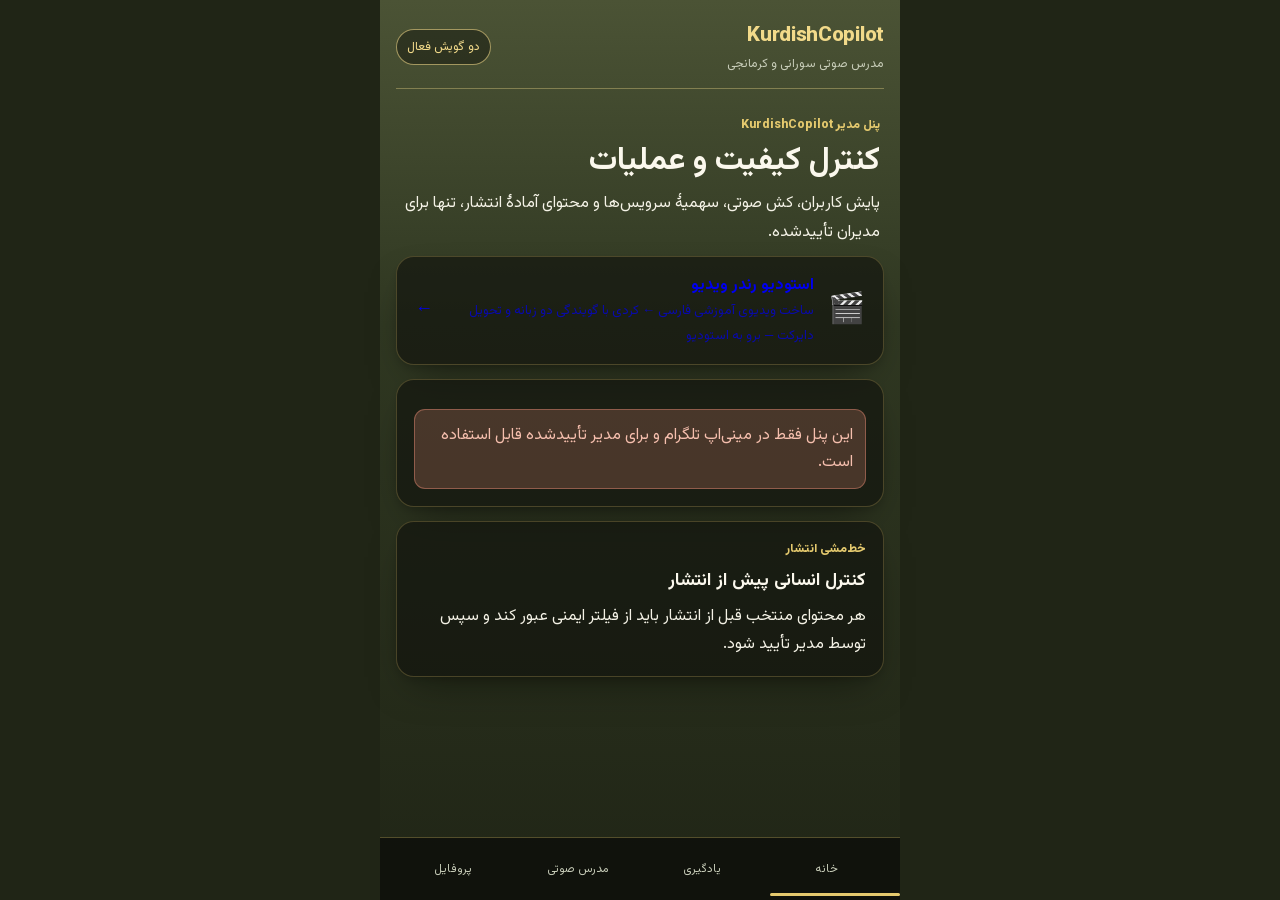
<file: functions/v1/miniapp/admin.html>
<!DOCTYPE html><!--Pu9BifSPENZREfcTPyL5M--><html lang="fa" dir="rtl"><head><meta charSet="utf-8"/><meta name="viewport" content="width=device-width, initial-scale=1"/><link rel="preload" href="/functions/v1/miniapp/_next/static/media/1abbc144918f74fd-s.p.woff2" as="font" crossorigin="" type="font/woff2"/><link rel="preload" href="/functions/v1/miniapp/_next/static/media/fb12bdfc6f99d938-s.p.woff2" as="font" crossorigin="" type="font/woff2"/><link rel="stylesheet" href="/functions/v1/miniapp/_next/static/css/e7e2028186f9119a.css" data-precedence="next"/><link rel="preload" as="script" fetchPriority="low" href="/functions/v1/miniapp/_next/static/chunks/webpack-84cd2ee0ffd7a6a1.js"/><script src="/functions/v1/miniapp/_next/static/chunks/4bd1b696-c023c6e3521b1417.js" async=""></script><script src="/functions/v1/miniapp/_next/static/chunks/493-35e8513ee340bb49.js" async=""></script><script src="/functions/v1/miniapp/_next/static/chunks/main-app-99ed1f5a0929606e.js" async=""></script><script src="/functions/v1/miniapp/_next/static/chunks/619-ba102abea3e3d0e4.js" async=""></script><script src="/functions/v1/miniapp/_next/static/chunks/app/layout-237575fd6026482d.js" async=""></script><script src="/functions/v1/miniapp/_next/static/chunks/app/admin/page-600fe19e04f2a2ca.js" async=""></script><link rel="preload" href="https://telegram.org/js/telegram-web-app.js" as="script"/><meta name="next-size-adjust" content=""/><title>KurdishCopilot | مدرس صوتی کردی</title><meta name="description" content="مینی‌اپ آموزشی سورانی و کرمانجی در تلگرام"/><link rel="icon" href="/functions/v1/miniapp/icon.svg?8cea87890adb1c42" type="image/svg+xml" sizes="any"/><script>
(function () {
  try {
    var valid = { olive: true, day: true, dark: true, pink: true };
    var saved = window.localStorage.getItem('kc-theme');
    var theme = valid[saved] ? saved : null;
    if (!theme) {
      var params = window.Telegram && window.Telegram.WebApp && window.Telegram.WebApp.themeParams;
      var bg = params && params.bg_color;
      if (bg && /^#[0-9a-f]{6}$/i.test(bg)) {
        var rgb = bg.slice(1).match(/.{2}/g).map(function (part) { return parseInt(part, 16); });
        var luminance = (0.299 * rgb[0] + 0.587 * rgb[1] + 0.114 * rgb[2]) / 255;
        theme = luminance < 0.48 ? 'dark' : 'day';
      }
    }
    document.documentElement.dataset.theme = theme || 'olive';
  } catch (error) {
    document.documentElement.dataset.theme = 'olive';
  }
})();
</script><script>window.__KC_BP="/functions/v1/miniapp";window.__KC_RB="https://bpfdsobekqkeeijeqsoo.supabase.co/functions/v1/miniapp";(function () {
  if (window.__kcMiniappShim) return;
  var BASE_PATH = window.__KC_BP || '';
  var RUNTIME_BASE = window.__KC_RB || '';
  if (!BASE_PATH && !RUNTIME_BASE) return;
  window.__kcMiniappShim = true;

  function isRscRequest(url, init, requestHeaders) {
    try {
      if (/[?&]_rsc=/.test(String(url))) return true;
      var headers = (init && init.headers) || null;
      if (headers) {
        if (typeof headers.get === 'function' && headers.get('rsc')) return true;
        if (headers['Rsc'] || headers['rsc'] || headers['RSC']) return true;
      }
      if (requestHeaders && typeof requestHeaders.get === 'function' && requestHeaders.get('rsc')) return true;
    } catch (error) { /* fall through */ }
    return false;
  }

  // Normalises fetch inputs to same-origin paths: document-origin absolute
  // URLs (Request#url is always absolute) become paths so the rewrite rules
  // can see them; foreign origins pass through untouched.
  function toSameOriginPath(url) {
    if (typeof url !== 'string') return url;
    if (/^https?:\/\//i.test(url)) {
      try {
        var abs = new URL(url);
        if (abs.origin === window.location.origin) return abs.pathname + abs.search;
      } catch (error) { /* malformed — leave as-is */ }
      return url;
    }
    return url;
  }

  function rewrite(url, init, requestHeaders) {
    var path = typeof url === 'string' ? toSameOriginPath(url) : url;
    if (typeof path !== 'string' || path.charAt(0) !== '/' || path.indexOf('//') === 0) return path;
    // API traffic always goes to the edge runtime (cross-origin, CORS).
    if (RUNTIME_BASE && path.indexOf('/api/') === 0) return RUNTIME_BASE + path;
    // RSC/flight traffic goes to the runtime as well: the document host can
    // only answer HTML, and text/x-component passes the Supabase gateway.
    if (RUNTIME_BASE && isRscRequest(path, init, requestHeaders)) {
      return RUNTIME_BASE + (path.indexOf(BASE_PATH) === 0 ? path.slice(BASE_PATH.length) : path);
    }
    // Everything else keeps the basePath (pages/assets on the document host).
    return BASE_PATH ? BASE_PATH + path : path;
  }

  var originalFetch = window.fetch.bind(window);
  window.fetch = function (input, init) {
    try {
      if (typeof input === 'string') {
        return originalFetch(rewrite(input, init), init);
      }
      // URL-object inputs: Next.js's router prefetches pass new URL(...) —
      // normalise to the href string so the rewrite rules can see it.
      if (input && typeof input === 'object' && typeof input.href === 'string') {
        var href = rewrite(input.href, init);
        if (href !== input.href) {
          return originalFetch(href, init);
        }
        return originalFetch(input, init);
      }
      if (typeof Request !== 'undefined' && input instanceof Request) {
        var rewritten = rewrite(input.url, init, input.headers);
        if (rewritten !== input.url && (input.method === 'GET' || input.method === 'HEAD')) {
          // Router/RSC fetches are body-less GETs: rebuilding via init (not a
          // Request clone) avoids inheriting a same-origin mode on the new
          // cross-origin URL. Bodied requests fall through untouched.
          return originalFetch(rewritten, {
            method: input.method,
            headers: input.headers,
            signal: input.signal,
            mode: 'cors'
          });
        }
      }
    } catch (error) { /* fall through to the untouched call */ }
    return originalFetch(input, init);
  };

  if (typeof XMLHttpRequest !== 'undefined') {
    var originalOpen = XMLHttpRequest.prototype.open;
    XMLHttpRequest.prototype.open = function (method, url) {
      var target = typeof url === 'string' ? toSameOriginPath(url) : url;
      if (typeof target === 'string' && target.charAt(0) === '/' && target.indexOf('//') !== 0) {
        target = (RUNTIME_BASE && target.indexOf('/api/') === 0)
          ? RUNTIME_BASE + target
          : (BASE_PATH ? BASE_PATH + target : target);
        var rest = Array.prototype.slice.call(arguments, 2);
        return originalOpen.apply(this, [method, target].concat(rest));
      }
      return originalOpen.apply(this, arguments);
    };
  }
})();</script><script src="/functions/v1/miniapp/_next/static/chunks/polyfills-42372ed130431b0a.js" noModule=""></script></head><body class="__variable_d4e4c3 __variable_b88586"><div hidden=""><!--$--><!--/$--></div><script>(self.__next_s=self.__next_s||[]).push(["https://telegram.org/js/telegram-web-app.js",{}])</script><main class="shell"><header class="topbar"><div class="brand"><span class="brand__name">KurdishCopilot</span><span class="brand__tag">مدرس صوتی سورانی و کرمانجی</span></div><span class="dialect-pill">دو گویش فعال</span></header><div class="route-stage"><section class="hero" style="padding-bottom:8px"><div class="card__eyebrow">پنل مدیر KurdishCopilot</div><h1 style="font-size:2rem">کنترل کیفیت و عملیات</h1><p>پایش کاربران، کش صوتی، سهمیهٔ سرویس‌ها و محتوای آمادهٔ انتشار، تنها برای مدیران تأییدشده.</p></section><a class="card" style="display:flex;align-items:center;gap:14px;padding:16px 18px;text-decoration:none" href="/functions/v1/miniapp/render"><span style="font-size:30px" aria-hidden="true">🎬</span><span><strong style="display:block">استودیو رندر ویدیو</strong><span style="opacity:0.7;font-size:13px">ساخت ویدیوی آموزشی فارسی ← کردی با گویندگی دو زبانه و تحویل دایرکت — برو به استودیو</span></span><span style="margin-inline-start:auto;font-size:18px" aria-hidden="true">←</span></a><section class="card"><p>در حال تأیید دسترسی مدیر…</p></section><section class="card" style="margin-top:14px"><div class="card__eyebrow">خط‌مشی انتشار</div><h2>کنترل انسانی پیش از انتشار</h2><p>هر محتوای منتخب قبل از انتشار باید از فیلتر ایمنی عبور کند و سپس توسط مدیر تأیید شود.</p></section><!--$--><!--/$--></div></main><nav class="nav nav--motion" aria-label="ناوبری اصلی"><span class="nav__indicator" style="transform:translateX(-0%)" aria-hidden="true"></span><a class="nav__link" href="/functions/v1/miniapp"><span>خانه</span></a><a class="nav__link" href="/functions/v1/miniapp/learn"><span>یادگیری</span></a><a class="nav__link" href="/functions/v1/miniapp/voice"><span>مدرس صوتی</span></a><a class="nav__link" href="/functions/v1/miniapp/profile"><span>پروفایل</span></a></nav><script src="/functions/v1/miniapp/_next/static/chunks/webpack-84cd2ee0ffd7a6a1.js" id="_R_" async=""></script><script>(self.__next_f=self.__next_f||[]).push([0])</script><script>self.__next_f.push([1,"1:\"$Sreact.fragment\"\n7:I[7150,[],\"\"]\n:HL[\"/functions/v1/miniapp/_next/static/media/1abbc144918f74fd-s.p.woff2\",\"font\",{\"crossOrigin\":\"\",\"type\":\"font/woff2\"}]\n:HL[\"/functions/v1/miniapp/_next/static/media/fb12bdfc6f99d938-s.p.woff2\",\"font\",{\"crossOrigin\":\"\",\"type\":\"font/woff2\"}]\n:HL[\"/functions/v1/miniapp/_next/static/css/e7e2028186f9119a.css\",\"style\"]\n2:T10fb,"])</script><script>self.__next_f.push([1,"window.__KC_BP=\"/functions/v1/miniapp\";window.__KC_RB=\"https://bpfdsobekqkeeijeqsoo.supabase.co/functions/v1/miniapp\";(function () {\n  if (window.__kcMiniappShim) return;\n  var BASE_PATH = window.__KC_BP || '';\n  var RUNTIME_BASE = window.__KC_RB || '';\n  if (!BASE_PATH \u0026\u0026 !RUNTIME_BASE) return;\n  window.__kcMiniappShim = true;\n\n  function isRscRequest(url, init, requestHeaders) {\n    try {\n      if (/[?\u0026]_rsc=/.test(String(url))) return true;\n      var headers = (init \u0026\u0026 init.headers) || null;\n      if (headers) {\n        if (typeof headers.get === 'function' \u0026\u0026 headers.get('rsc')) return true;\n        if (headers['Rsc'] || headers['rsc'] || headers['RSC']) return true;\n      }\n      if (requestHeaders \u0026\u0026 typeof requestHeaders.get === 'function' \u0026\u0026 requestHeaders.get('rsc')) return true;\n    } catch (error) { /* fall through */ }\n    return false;\n  }\n\n  // Normalises fetch inputs to same-origin paths: document-origin absolute\n  // URLs (Request#url is always absolute) become paths so the rewrite rules\n  // can see them; foreign origins pass through untouched.\n  function toSameOriginPath(url) {\n    if (typeof url !== 'string') return url;\n    if (/^https?:\\/\\//i.test(url)) {\n      try {\n        var abs = new URL(url);\n        if (abs.origin === window.location.origin) return abs.pathname + abs.search;\n      } catch (error) { /* malformed — leave as-is */ }\n      return url;\n    }\n    return url;\n  }\n\n  function rewrite(url, init, requestHeaders) {\n    var path = typeof url === 'string' ? toSameOriginPath(url) : url;\n    if (typeof path !== 'string' || path.charAt(0) !== '/' || path.indexOf('//') === 0) return path;\n    // API traffic always goes to the edge runtime (cross-origin, CORS).\n    if (RUNTIME_BASE \u0026\u0026 path.indexOf('/api/') === 0) return RUNTIME_BASE + path;\n    // RSC/flight traffic goes to the runtime as well: the document host can\n    // only answer HTML, and text/x-component passes the Supabase gateway.\n    if (RUNTIME_BASE \u0026\u0026 isRscRequest(path, init, requestHeaders)) {\n      return RUNTIME_BASE + (path.indexOf(BASE_PATH) === 0 ? path.slice(BASE_PATH.length) : path);\n    }\n    // Everything else keeps the basePath (pages/assets on the document host).\n    return BASE_PATH ? BASE_PATH + path : path;\n  }\n\n  var originalFetch = window.fetch.bind(window);\n  window.fetch = function (input, init) {\n    try {\n      if (typeof input === 'string') {\n        return originalFetch(rewrite(input, init), init);\n      }\n      // URL-object inputs: Next.js's router prefetches pass new URL(...) —\n      // normalise to the href string so the rewrite rules can see it.\n      if (input \u0026\u0026 typeof input === 'object' \u0026\u0026 typeof input.href === 'string') {\n        var href = rewrite(input.href, init);\n        if (href !== input.href) {\n          return originalFetch(href, init);\n        }\n        return originalFetch(input, init);\n      }\n      if (typeof Request !== 'undefined' \u0026\u0026 input instanceof Request) {\n        var rewritten = rewrite(input.url, init, input.headers);\n        if (rewritten !== input.url \u0026\u0026 (input.method === 'GET' || input.method === 'HEAD')) {\n          // Router/RSC fetches are body-less GETs: rebuilding via init (not a\n          // Request clone) avoids inheriting a same-origin mode on the new\n          // cross-origin URL. Bodied requests fall through untouched.\n          return originalFetch(rewritten, {\n            method: input.method,\n            headers: input.headers,\n            signal: input.signal,\n            mode: 'cors'\n          });\n        }\n      }\n    } catch (error) { /* fall through to the untouched call */ }\n    return originalFetch(input, init);\n  };\n\n  if (typeof XMLHttpRequest !== 'undefined') {\n    var originalOpen = XMLHttpRequest.prototype.open;\n    XMLHttpRequest.prototype.open = function (method, url) {\n      var target = typeof url === 'string' ? toSameOriginPath(url) : url;\n      if (typeof target === 'string' \u0026\u0026 target.charAt(0) === '/' \u0026\u0026 target.indexOf('//') !== 0) {\n        target = (RUNTIME_BASE \u0026\u0026 target.indexOf('/api/') === 0)\n          ? RUNTIME_BASE + target\n          : (BASE_PATH ? BASE_PATH + target : target);\n        var rest = Array.prototype.slice.call(arguments, 2);\n        return originalOpen.apply(this, [method, target].concat(rest));\n      }\n      return originalOpen.apply(this, arguments);\n    };\n  }\n})();"])</script><script>self.__next_f.push([1,"0:{\"P\":null,\"b\":\"Pu9BifSPENZREfcTPyL5M\",\"p\":\"/functions/v1/miniapp\",\"c\":[\"\",\"admin\"],\"i\":false,\"f\":[[[\"\",{\"children\":[\"admin\",{\"children\":[\"__PAGE__\",{}]}]},\"$undefined\",\"$undefined\",true],[\"\",[\"$\",\"$1\",\"c\",{\"children\":[[[\"$\",\"link\",\"0\",{\"rel\":\"stylesheet\",\"href\":\"/functions/v1/miniapp/_next/static/css/e7e2028186f9119a.css\",\"precedence\":\"next\",\"crossOrigin\":\"$undefined\",\"nonce\":\"$undefined\"}]],[\"$\",\"html\",null,{\"lang\":\"fa\",\"dir\":\"rtl\",\"suppressHydrationWarning\":true,\"children\":[[\"$\",\"head\",null,{\"children\":[[\"$\",\"script\",null,{\"dangerouslySetInnerHTML\":{\"__html\":\"\\n(function () {\\n  try {\\n    var valid = { olive: true, day: true, dark: true, pink: true };\\n    var saved = window.localStorage.getItem('kc-theme');\\n    var theme = valid[saved] ? saved : null;\\n    if (!theme) {\\n      var params = window.Telegram \u0026\u0026 window.Telegram.WebApp \u0026\u0026 window.Telegram.WebApp.themeParams;\\n      var bg = params \u0026\u0026 params.bg_color;\\n      if (bg \u0026\u0026 /^#[0-9a-f]{6}$/i.test(bg)) {\\n        var rgb = bg.slice(1).match(/.{2}/g).map(function (part) { return parseInt(part, 16); });\\n        var luminance = (0.299 * rgb[0] + 0.587 * rgb[1] + 0.114 * rgb[2]) / 255;\\n        theme = luminance \u003c 0.48 ? 'dark' : 'day';\\n      }\\n    }\\n    document.documentElement.dataset.theme = theme || 'olive';\\n  } catch (error) {\\n    document.documentElement.dataset.theme = 'olive';\\n  }\\n})();\\n\"}}],[\"$\",\"script\",null,{\"dangerouslySetInnerHTML\":{\"__html\":\"$2\"}}]]}],\"$L3\"]}]]}],{\"children\":[\"admin\",\"$L4\",{\"children\":[\"__PAGE__\",\"$L5\",{},null,false]},null,false]},null,false],\"$L6\",false]],\"m\":\"$undefined\",\"G\":[\"$7\",[]],\"s\":false,\"S\":true}\n"])</script><script>self.__next_f.push([1,"8:I[1402,[\"619\",\"static/chunks/619-ba102abea3e3d0e4.js\",\"177\",\"static/chunks/app/layout-237575fd6026482d.js\"],\"\"]\n9:I[7912,[\"619\",\"static/chunks/619-ba102abea3e3d0e4.js\",\"177\",\"static/chunks/app/layout-237575fd6026482d.js\"],\"default\"]\na:I[4157,[\"619\",\"static/chunks/619-ba102abea3e3d0e4.js\",\"177\",\"static/chunks/app/layout-237575fd6026482d.js\"],\"default\"]\nb:I[9766,[],\"\"]\nc:I[8924,[],\"\"]\nd:I[7409,[\"619\",\"static/chunks/619-ba102abea3e3d0e4.js\",\"177\",\"static/chunks/app/layout-237575fd6026482d.js\"],\"default\"]\ne:I[9693,[\"619\",\"static/chunks/619-ba102abea3e3d0e4.js\",\"698\",\"static/chunks/app/admin/page-600fe19e04f2a2ca.js\"],\"default\"]\nf:I[2619,[\"619\",\"static/chunks/619-ba102abea3e3d0e4.js\",\"698\",\"static/chunks/app/admin/page-600fe19e04f2a2ca.js\"],\"*\"]\n10:I[5523,[\"619\",\"static/chunks/619-ba102abea3e3d0e4.js\",\"698\",\"static/chunks/app/admin/page-600fe19e04f2a2ca.js\"],\"default\"]\n11:I[4431,[],\"OutletBoundary\"]\n13:I[5278,[],\"AsyncMetadataOutlet\"]\n15:I[4431,[],\"ViewportBoundary\"]\n17:I[4431,[],\"MetadataBoundary\"]\n18:\"$Sreact.suspense\"\n"])</script><script>self.__next_f.push([1,"3:[\"$\",\"body\",null,{\"className\":\"__variable_d4e4c3 __variable_b88586\",\"children\":[[\"$\",\"$L8\",null,{\"src\":\"https://telegram.org/js/telegram-web-app.js\",\"strategy\":\"beforeInteractive\"}],[\"$\",\"$L9\",null,{\"children\":[[\"$\",\"main\",null,{\"className\":\"shell\",\"children\":[[\"$\",\"header\",null,{\"className\":\"topbar\",\"children\":[[\"$\",\"div\",null,{\"className\":\"brand\",\"children\":[[\"$\",\"span\",null,{\"className\":\"brand__name\",\"children\":\"KurdishCopilot\"}],[\"$\",\"span\",null,{\"className\":\"brand__tag\",\"children\":\"مدرس صوتی سورانی و کرمانجی\"}]]}],[\"$\",\"span\",null,{\"className\":\"dialect-pill\",\"children\":\"دو گویش فعال\"}]]}],[\"$\",\"$La\",null,{\"children\":[\"$\",\"$Lb\",null,{\"parallelRouterKey\":\"children\",\"error\":\"$undefined\",\"errorStyles\":\"$undefined\",\"errorScripts\":\"$undefined\",\"template\":[\"$\",\"$Lc\",null,{}],\"templateStyles\":\"$undefined\",\"templateScripts\":\"$undefined\",\"notFound\":[[[\"$\",\"title\",null,{\"children\":\"404: This page could not be found.\"}],[\"$\",\"div\",null,{\"style\":{\"fontFamily\":\"system-ui,\\\"Segoe UI\\\",Roboto,Helvetica,Arial,sans-serif,\\\"Apple Color Emoji\\\",\\\"Segoe UI Emoji\\\"\",\"height\":\"100vh\",\"textAlign\":\"center\",\"display\":\"flex\",\"flexDirection\":\"column\",\"alignItems\":\"center\",\"justifyContent\":\"center\"},\"children\":[\"$\",\"div\",null,{\"children\":[[\"$\",\"style\",null,{\"dangerouslySetInnerHTML\":{\"__html\":\"body{color:#000;background:#fff;margin:0}.next-error-h1{border-right:1px solid rgba(0,0,0,.3)}@media (prefers-color-scheme:dark){body{color:#fff;background:#000}.next-error-h1{border-right:1px solid rgba(255,255,255,.3)}}\"}}],[\"$\",\"h1\",null,{\"className\":\"next-error-h1\",\"style\":{\"display\":\"inline-block\",\"margin\":\"0 20px 0 0\",\"padding\":\"0 23px 0 0\",\"fontSize\":24,\"fontWeight\":500,\"verticalAlign\":\"top\",\"lineHeight\":\"49px\"},\"children\":404}],[\"$\",\"div\",null,{\"style\":{\"display\":\"inline-block\"},\"children\":[\"$\",\"h2\",null,{\"style\":{\"fontSize\":14,\"fontWeight\":400,\"lineHeight\":\"49px\",\"margin\":0},\"children\":\"This page could not be found.\"}]}]]}]}]],[]],\"forbidden\":\"$undefined\",\"unauthorized\":\"$undefined\"}]}]]}],[\"$\",\"$Ld\",null,{}]]}]]}]\n"])</script><script>self.__next_f.push([1,"4:[\"$\",\"$1\",\"c\",{\"children\":[null,[\"$\",\"$Lb\",null,{\"parallelRouterKey\":\"children\",\"error\":\"$undefined\",\"errorStyles\":\"$undefined\",\"errorScripts\":\"$undefined\",\"template\":[\"$\",\"$Lc\",null,{}],\"templateStyles\":\"$undefined\",\"templateScripts\":\"$undefined\",\"notFound\":\"$undefined\",\"forbidden\":\"$undefined\",\"unauthorized\":\"$undefined\"}]]}]\n"])</script><script>self.__next_f.push([1,"5:[\"$\",\"$1\",\"c\",{\"children\":[[[\"$\",\"$Le\",null,{\"screen\":\"admin\"}],[\"$\",\"section\",null,{\"className\":\"hero\",\"style\":{\"paddingBottom\":8},\"children\":[[\"$\",\"div\",null,{\"className\":\"card__eyebrow\",\"children\":\"پنل مدیر KurdishCopilot\"}],[\"$\",\"h1\",null,{\"style\":{\"fontSize\":\"2rem\"},\"children\":\"کنترل کیفیت و عملیات\"}],[\"$\",\"p\",null,{\"children\":\"پایش کاربران، کش صوتی، سهمیهٔ سرویس‌ها و محتوای آمادهٔ انتشار، تنها برای مدیران تأییدشده.\"}]]}],[\"$\",\"$Lf\",null,{\"href\":\"/render\",\"className\":\"card\",\"style\":{\"display\":\"flex\",\"alignItems\":\"center\",\"gap\":14,\"padding\":\"16px 18px\",\"textDecoration\":\"none\"},\"children\":[[\"$\",\"span\",null,{\"style\":{\"fontSize\":30},\"aria-hidden\":true,\"children\":\"🎬\"}],[\"$\",\"span\",null,{\"children\":[[\"$\",\"strong\",null,{\"style\":{\"display\":\"block\"},\"children\":\"استودیو رندر ویدیو\"}],[\"$\",\"span\",null,{\"style\":{\"opacity\":0.7,\"fontSize\":13},\"children\":\"ساخت ویدیوی آموزشی فارسی ← کردی با گویندگی دو زبانه و تحویل دایرکت — برو به استودیو\"}]]}],[\"$\",\"span\",null,{\"style\":{\"marginInlineStart\":\"auto\",\"fontSize\":18},\"aria-hidden\":true,\"children\":\"←\"}]]}],[\"$\",\"$L10\",null,{}],[\"$\",\"section\",null,{\"className\":\"card\",\"style\":{\"marginTop\":14},\"children\":[[\"$\",\"div\",null,{\"className\":\"card__eyebrow\",\"children\":\"خط‌مشی انتشار\"}],[\"$\",\"h2\",null,{\"children\":\"کنترل انسانی پیش از انتشار\"}],[\"$\",\"p\",null,{\"children\":\"هر محتوای منتخب قبل از انتشار باید از فیلتر ایمنی عبور کند و سپس توسط مدیر تأیید شود.\"}]]}]],null,[\"$\",\"$L11\",null,{\"children\":[\"$L12\",[\"$\",\"$L13\",null,{\"promise\":\"$@14\"}]]}]]}]\n"])</script><script>self.__next_f.push([1,"6:[\"$\",\"$1\",\"h\",{\"children\":[null,[[\"$\",\"$L15\",null,{\"children\":\"$L16\"}],[\"$\",\"meta\",null,{\"name\":\"next-size-adjust\",\"content\":\"\"}]],[\"$\",\"$L17\",null,{\"children\":[\"$\",\"div\",null,{\"hidden\":true,\"children\":[\"$\",\"$18\",null,{\"fallback\":null,\"children\":\"$L19\"}]}]}]]}]\n"])</script><script>self.__next_f.push([1,"16:[[\"$\",\"meta\",\"0\",{\"charSet\":\"utf-8\"}],[\"$\",\"meta\",\"1\",{\"name\":\"viewport\",\"content\":\"width=device-width, initial-scale=1\"}]]\n12:null\n"])</script><script>self.__next_f.push([1,"1a:I[622,[],\"IconMark\"]\n14:{\"metadata\":[[\"$\",\"title\",\"0\",{\"children\":\"KurdishCopilot | مدرس صوتی کردی\"}],[\"$\",\"meta\",\"1\",{\"name\":\"description\",\"content\":\"مینی‌اپ آموزشی سورانی و کرمانجی در تلگرام\"}],[\"$\",\"link\",\"2\",{\"rel\":\"icon\",\"href\":\"/functions/v1/miniapp/icon.svg?8cea87890adb1c42\",\"type\":\"image/svg+xml\",\"sizes\":\"any\"}],[\"$\",\"$L1a\",\"3\",{}]],\"error\":null,\"digest\":\"$undefined\"}\n"])</script><script>self.__next_f.push([1,"19:\"$14:metadata\"\n"])</script></body></html>
</file>
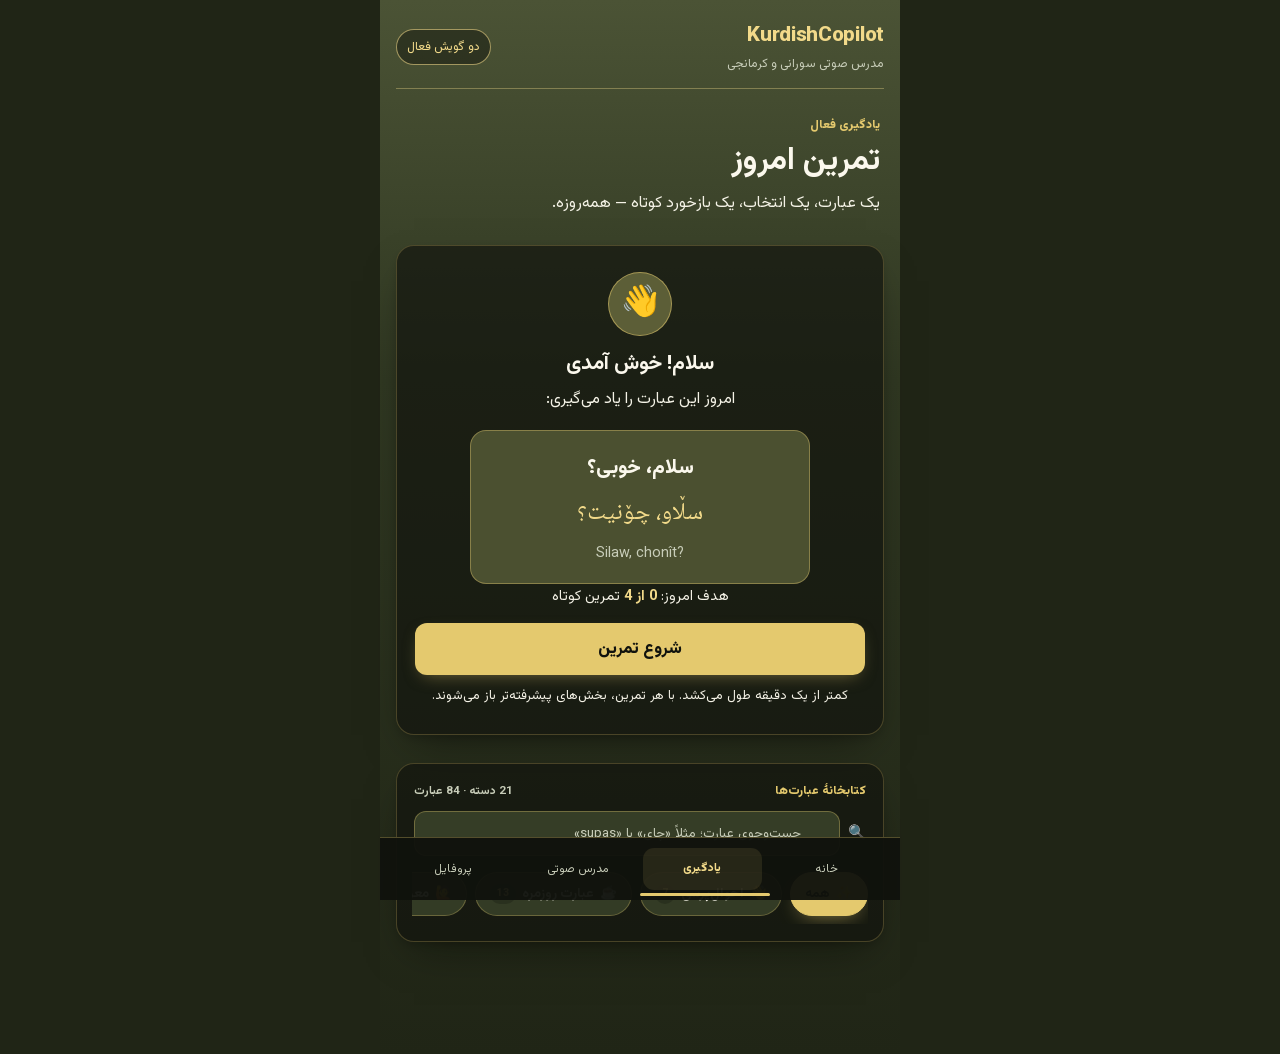
<file: functions/v1/miniapp/learn.html>
<!DOCTYPE html><html lang="fa" dir="rtl"><head><meta charSet="utf-8"/><meta name="viewport" content="width=device-width, initial-scale=1"/><link rel="stylesheet" href="/functions/v1/miniapp/_next/static/css/e7e2028186f9119a.css" data-precedence="next"/><link rel="preload" as="script" fetchPriority="low" href="/functions/v1/miniapp/_next/static/chunks/webpack-84cd2ee0ffd7a6a1.js"/><script src="/functions/v1/miniapp/_next/static/chunks/4bd1b696-c023c6e3521b1417.js" async=""></script><script src="/functions/v1/miniapp/_next/static/chunks/493-35e8513ee340bb49.js" async=""></script><script src="/functions/v1/miniapp/_next/static/chunks/main-app-99ed1f5a0929606e.js" async=""></script><script src="/functions/v1/miniapp/_next/static/chunks/619-ba102abea3e3d0e4.js" async=""></script><script src="/functions/v1/miniapp/_next/static/chunks/app/layout-237575fd6026482d.js" async=""></script><script src="/functions/v1/miniapp/_next/static/chunks/296-aa02d9af162417f2.js" async=""></script><script src="/functions/v1/miniapp/_next/static/chunks/app/learn/page-3ba200e52c828511.js" async=""></script><link rel="preload" href="https://telegram.org/js/telegram-web-app.js" as="script"/><meta name="next-size-adjust" content=""/><title>یادگیری | KurdishCopilot</title><meta name="description" content="تمرین کوتاه روزانه با بازخورد فوری فارسی"/><link rel="icon" href="/functions/v1/miniapp/icon.svg?8cea87890adb1c42" type="image/svg+xml" sizes="any"/><script>
(function () {
  try {
    var valid = { olive: true, day: true, dark: true, pink: true };
    var saved = window.localStorage.getItem('kc-theme');
    var theme = valid[saved] ? saved : null;
    if (!theme) {
      var params = window.Telegram && window.Telegram.WebApp && window.Telegram.WebApp.themeParams;
      var bg = params && params.bg_color;
      if (bg && /^#[0-9a-f]{6}$/i.test(bg)) {
        var rgb = bg.slice(1).match(/.{2}/g).map(function (part) { return parseInt(part, 16); });
        var luminance = (0.299 * rgb[0] + 0.587 * rgb[1] + 0.114 * rgb[2]) / 255;
        theme = luminance < 0.48 ? 'dark' : 'day';
      }
    }
    document.documentElement.dataset.theme = theme || 'olive';
  } catch (error) {
    document.documentElement.dataset.theme = 'olive';
  }
})();
</script><script>window.__KC_BP="/functions/v1/miniapp";window.__KC_RB="https://bpfdsobekqkeeijeqsoo.supabase.co/functions/v1/miniapp";(function () {
  if (window.__kcMiniappShim) return;
  var BASE_PATH = window.__KC_BP || '';
  var RUNTIME_BASE = window.__KC_RB || '';
  if (!BASE_PATH && !RUNTIME_BASE) return;
  window.__kcMiniappShim = true;

  function isRscRequest(url, init, requestHeaders) {
    try {
      if (/[?&]_rsc=/.test(String(url))) return true;
      var headers = (init && init.headers) || null;
      if (headers) {
        if (typeof headers.get === 'function' && headers.get('rsc')) return true;
        if (headers['Rsc'] || headers['rsc'] || headers['RSC']) return true;
      }
      if (requestHeaders && typeof requestHeaders.get === 'function' && requestHeaders.get('rsc')) return true;
    } catch (error) { /* fall through */ }
    return false;
  }

  // Normalises fetch inputs to same-origin paths: document-origin absolute
  // URLs (Request#url is always absolute) become paths so the rewrite rules
  // can see them; foreign origins pass through untouched.
  function toSameOriginPath(url) {
    if (typeof url !== 'string') return url;
    if (/^https?:\/\//i.test(url)) {
      try {
        var abs = new URL(url);
        if (abs.origin === window.location.origin) return abs.pathname + abs.search;
      } catch (error) { /* malformed — leave as-is */ }
      return url;
    }
    return url;
  }

  function rewrite(url, init, requestHeaders) {
    var path = typeof url === 'string' ? toSameOriginPath(url) : url;
    if (typeof path !== 'string' || path.charAt(0) !== '/' || path.indexOf('//') === 0) return path;
    // API traffic always goes to the edge runtime (cross-origin, CORS).
    if (RUNTIME_BASE && path.indexOf('/api/') === 0) return RUNTIME_BASE + path;
    // RSC/flight traffic goes to the runtime as well: the document host can
    // only answer HTML, and text/x-component passes the Supabase gateway.
    if (RUNTIME_BASE && isRscRequest(path, init, requestHeaders)) {
      return RUNTIME_BASE + (path.indexOf(BASE_PATH) === 0 ? path.slice(BASE_PATH.length) : path);
    }
    // Everything else keeps the basePath (pages/assets on the document host).
    return BASE_PATH ? BASE_PATH + path : path;
  }

  var originalFetch = window.fetch.bind(window);
  window.fetch = function (input, init) {
    try {
      if (typeof input === 'string') {
        return originalFetch(rewrite(input, init), init);
      }
      // URL-object inputs: Next.js's router prefetches pass new URL(...) —
      // normalise to the href string so the rewrite rules can see it.
      if (input && typeof input === 'object' && typeof input.href === 'string') {
        var href = rewrite(input.href, init);
        if (href !== input.href) {
          return originalFetch(href, init);
        }
        return originalFetch(input, init);
      }
      if (typeof Request !== 'undefined' && input instanceof Request) {
        var rewritten = rewrite(input.url, init, input.headers);
        if (rewritten !== input.url && (input.method === 'GET' || input.method === 'HEAD')) {
          // Router/RSC fetches are body-less GETs: rebuilding via init (not a
          // Request clone) avoids inheriting a same-origin mode on the new
          // cross-origin URL. Bodied requests fall through untouched.
          return originalFetch(rewritten, {
            method: input.method,
            headers: input.headers,
            signal: input.signal,
            mode: 'cors'
          });
        }
      }
    } catch (error) { /* fall through to the untouched call */ }
    return originalFetch(input, init);
  };

  if (typeof XMLHttpRequest !== 'undefined') {
    var originalOpen = XMLHttpRequest.prototype.open;
    XMLHttpRequest.prototype.open = function (method, url) {
      var target = typeof url === 'string' ? toSameOriginPath(url) : url;
      if (typeof target === 'string' && target.charAt(0) === '/' && target.indexOf('//') !== 0) {
        target = (RUNTIME_BASE && target.indexOf('/api/') === 0)
          ? RUNTIME_BASE + target
          : (BASE_PATH ? BASE_PATH + target : target);
        var rest = Array.prototype.slice.call(arguments, 2);
        return originalOpen.apply(this, [method, target].concat(rest));
      }
      return originalOpen.apply(this, arguments);
    };
  }
})();</script><script src="/functions/v1/miniapp/_next/static/chunks/polyfills-42372ed130431b0a.js" noModule=""></script></head><body class="__variable_d4e4c3 __variable_b88586"><div hidden=""><!--$--><!--/$--></div><script>(self.__next_s=self.__next_s||[]).push(["https://telegram.org/js/telegram-web-app.js",{}])</script><main class="shell"><header class="topbar"><div class="brand"><span class="brand__name">KurdishCopilot</span><span class="brand__tag">مدرس صوتی سورانی و کرمانجی</span></div><span class="dialect-pill">دو گویش فعال</span></header><div class="route-stage"><section class="hero" style="padding-bottom:4px"><div class="card__eyebrow">یادگیری فعال</div><h1 style="font-size:2rem">تمرین امروز</h1><p>یک عبارت، یک انتخاب، یک بازخورد کوتاه — همه‌روزه.</p></section><section class="learn-layout" aria-labelledby="quiz-title"><div class="card motion-enter quiz-welcome" style="text-align:center"><div class="quiz-welcome__avatar" aria-hidden="true">👋</div><h2 id="quiz-title">سلام! خوش آمدی</h2><p>امروز این عبارت را یاد می‌گیری:</p><div class="quiz-welcome__phrase" dir="rtl"><div class="quiz-welcome__fa">سلام، خوبی؟</div><div class="quiz-welcome__ku" dir="rtl">سڵاو، چۆنیت؟</div><div class="quiz-welcome__translit" dir="ltr">Silaw, chonît?</div></div><p class="quiz-welcome__goal">هدف امروز: <strong>0<!-- --> از <!-- -->4</strong> تمرین کوتاه</p><button class="cta cta--full quiz-welcome__start" type="button">شروع تمرین</button><p class="voice-status" style="margin-top:10px">کمتر از یک دقیقه طول می‌کشد. با هر تمرین، بخش‌های پیشرفته‌تر باز می‌شوند.</p></div><section class="card cat-explorer motion-enter" aria-label="دسته‌های عبارت‌ها"><div class="cat-explorer__head"><div class="card__eyebrow">کتابخانهٔ عبارت‌ها</div><span class="cat-explorer__count">21<!-- --> دسته · <!-- -->84<!-- --> عبارت</span></div><div class="cat-search" role="search"><span class="cat-search__icon" aria-hidden="true">🔍</span><input type="search" class="cat-search__input" placeholder="جست‌وجوی عبارت؛ مثلاً «چای» یا «supas»" aria-label="جست‌وجو در کتابخانهٔ عبارت‌ها" enterKeyHint="search" value=""/></div><div class="cat-rail" role="tablist" aria-label="انتخاب دستهٔ تمرین"><button type="button" role="tab" aria-selected="true" class="cat-chip cat-chip--active"><span aria-hidden="true">✨</span> همه</button><button type="button" role="tab" aria-selected="false" class="cat-chip"><span aria-hidden="true">👋</span> <!-- -->احوال‌پرسی<span class="cat-chip__count">7</span></button><button type="button" role="tab" aria-selected="false" class="cat-chip"><span aria-hidden="true">☕</span> <!-- -->عبارت روزمره<span class="cat-chip__count">13</span></button><button type="button" role="tab" aria-selected="false" class="cat-chip"><span aria-hidden="true">🙋</span> <!-- -->معرفی خود<span class="cat-chip__count">2</span></button><button type="button" role="tab" aria-selected="false" class="cat-chip"><span aria-hidden="true">🍎</span> <!-- -->خوراک و نوشیدنی<span class="cat-chip__count">5</span></button><button type="button" role="tab" aria-selected="false" class="cat-chip"><span aria-hidden="true">🔢</span> <!-- -->اعداد<span class="cat-chip__count">4</span></button><button type="button" role="tab" aria-selected="false" class="cat-chip"><span aria-hidden="true">🤝</span> <!-- -->ادب و احترام<span class="cat-chip__count">1</span></button><button type="button" role="tab" aria-selected="false" class="cat-chip"><span aria-hidden="true">🧭</span> <!-- -->پرسش مسیر<span class="cat-chip__count">6</span></button><button type="button" role="tab" aria-selected="false" class="cat-chip"><span aria-hidden="true">🛒</span> <!-- -->خرید<span class="cat-chip__count">4</span></button><button type="button" role="tab" aria-selected="false" class="cat-chip"><span aria-hidden="true">📅</span> <!-- -->زمان و روزها<span class="cat-chip__count">5</span></button><button type="button" role="tab" aria-selected="false" class="cat-chip"><span aria-hidden="true">👨‍👩‍👧</span> <!-- -->خانواده<span class="cat-chip__count">5</span></button><button type="button" role="tab" aria-selected="false" class="cat-chip"><span aria-hidden="true">💚</span> <!-- -->احساسات و سلامتی<span class="cat-chip__count">4</span></button><button type="button" role="tab" aria-selected="false" class="cat-chip"><span aria-hidden="true">🚌</span> <!-- -->سفر و حمل‌ونقل<span class="cat-chip__count">3</span></button><button type="button" role="tab" aria-selected="false" class="cat-chip"><span aria-hidden="true">📚</span> <!-- -->کار و تحصیل<span class="cat-chip__count">1</span></button><button type="button" role="tab" aria-selected="false" class="cat-chip"><span aria-hidden="true">🆘</span> <!-- -->کمک اضطراری<span class="cat-chip__count">1</span></button><button type="button" role="tab" aria-selected="false" class="cat-chip"><span aria-hidden="true">⛅</span> <!-- -->آب و هوا<span class="cat-chip__count">2</span></button><button type="button" role="tab" aria-selected="false" class="cat-chip"><span aria-hidden="true">🎨</span> <!-- -->رنگ‌ها<span class="cat-chip__count">4</span></button><button type="button" role="tab" aria-selected="false" class="cat-chip"><span aria-hidden="true">👁️</span> <!-- -->اعضای بدن<span class="cat-chip__count">4</span></button><button type="button" role="tab" aria-selected="false" class="cat-chip"><span aria-hidden="true">🌄</span> <!-- -->طبیعت<span class="cat-chip__count">3</span></button><button type="button" role="tab" aria-selected="false" class="cat-chip"><span aria-hidden="true">📱</span> <!-- -->تلفن و اینترنت<span class="cat-chip__count">3</span></button><button type="button" role="tab" aria-selected="false" class="cat-chip"><span aria-hidden="true">⚡</span> <!-- -->فعل‌های پرکاربرد<span class="cat-chip__count">3</span></button><button type="button" role="tab" aria-selected="false" class="cat-chip"><span aria-hidden="true">🐾</span> <!-- -->حیوانات<span class="cat-chip__count">4</span></button></div></section></section><!--$--><!--/$--></div></main><nav class="nav nav--motion" aria-label="ناوبری اصلی"><span class="nav__indicator" style="transform:translateX(-100%)" aria-hidden="true"></span><a class="nav__link" href="/functions/v1/miniapp"><span>خانه</span></a><a class="nav__link nav__link--active" aria-current="page" href="/functions/v1/miniapp/learn"><span>یادگیری</span></a><a class="nav__link" href="/functions/v1/miniapp/voice"><span>مدرس صوتی</span></a><a class="nav__link" href="/functions/v1/miniapp/profile"><span>پروفایل</span></a></nav><script src="/functions/v1/miniapp/_next/static/chunks/webpack-84cd2ee0ffd7a6a1.js" id="_R_" async=""></script><script>(self.__next_f=self.__next_f||[]).push([0])</script><script>self.__next_f.push([1,"1:\"$Sreact.fragment\"\n7:I[7150,[],\"\"]\n8:I[1402,[\"619\",\"static/chunks/619-ba102abea3e3d0e4.js\",\"177\",\"static/chunks/app/layout-237575fd6026482d.js\"],\"\"]\n9:I[7912,[\"619\",\"static/chunks/619-ba102abea3e3d0e4.js\",\"177\",\"static/chunks/app/layout-237575fd6026482d.js\"],\"default\"]\na:I[4157,[\"619\",\"static/chunks/619-ba102abea3e3d0e4.js\",\"177\",\"static/chunks/app/layout-237575fd6026482d.js\"],\"default\"]\nb:I[9766,[],\"\"]\nc:I[8924,[],\"\"]\nd:I[7409,[\"619\",\"static/chunks/619-ba102abea3e3d0e4.js\",\"177\",\"static/chunks/app/layout-237575fd6026482d.js\"],\"default\"]\nf:I[4431,[],\"OutletBoundary\"]\n11:I[5278,[],\"AsyncMetadataOutlet\"]\n13:I[4431,[],\"ViewportBoundary\"]\n15:I[4431,[],\"MetadataBoundary\"]\n16:\"$Sreact.suspense\"\n18:I[9693,[\"296\",\"static/chunks/296-aa02d9af162417f2.js\",\"459\",\"static/chunks/app/learn/page-3ba200e52c828511.js\"],\"default\"]\n19:I[7815,[\"296\",\"static/chunks/296-aa02d9af162417f2.js\",\"459\",\"static/chunks/app/learn/page-3ba200e52c828511.js\"],\"default\"]\n1a:I[622,[],\"IconMark\"]\n:HL[\"/functions/v1/miniapp/_next/static/media/1abbc144918f74fd-s.p.woff2\",\"font\",{\"crossOrigin\":\"\",\"type\":\"font/woff2\"}]\n:HL[\"/functions/v1/miniapp/_next/static/media/fb12bdfc6f99d938-s.p.woff2\",\"font\",{\"crossOrigin\":\"\",\"type\":\"font/woff2\"}]\n:HL[\"/functions/v1/miniapp/_next/static/css/e7e2028186f9119a.css\",\"style\"]\n2:T10fb,"])</script><script>self.__next_f.push([1,"window.__KC_BP=\"/functions/v1/miniapp\";window.__KC_RB=\"https://bpfdsobekqkeeijeqsoo.supabase.co/functions/v1/miniapp\";(function () {\n  if (window.__kcMiniappShim) return;\n  var BASE_PATH = window.__KC_BP || '';\n  var RUNTIME_BASE = window.__KC_RB || '';\n  if (!BASE_PATH \u0026\u0026 !RUNTIME_BASE) return;\n  window.__kcMiniappShim = true;\n\n  function isRscRequest(url, init, requestHeaders) {\n    try {\n      if (/[?\u0026]_rsc=/.test(String(url))) return true;\n      var headers = (init \u0026\u0026 init.headers) || null;\n      if (headers) {\n        if (typeof headers.get === 'function' \u0026\u0026 headers.get('rsc')) return true;\n        if (headers['Rsc'] || headers['rsc'] || headers['RSC']) return true;\n      }\n      if (requestHeaders \u0026\u0026 typeof requestHeaders.get === 'function' \u0026\u0026 requestHeaders.get('rsc')) return true;\n    } catch (error) { /* fall through */ }\n    return false;\n  }\n\n  // Normalises fetch inputs to same-origin paths: document-origin absolute\n  // URLs (Request#url is always absolute) become paths so the rewrite rules\n  // can see them; foreign origins pass through untouched.\n  function toSameOriginPath(url) {\n    if (typeof url !== 'string') return url;\n    if (/^https?:\\/\\//i.test(url)) {\n      try {\n        var abs = new URL(url);\n        if (abs.origin === window.location.origin) return abs.pathname + abs.search;\n      } catch (error) { /* malformed — leave as-is */ }\n      return url;\n    }\n    return url;\n  }\n\n  function rewrite(url, init, requestHeaders) {\n    var path = typeof url === 'string' ? toSameOriginPath(url) : url;\n    if (typeof path !== 'string' || path.charAt(0) !== '/' || path.indexOf('//') === 0) return path;\n    // API traffic always goes to the edge runtime (cross-origin, CORS).\n    if (RUNTIME_BASE \u0026\u0026 path.indexOf('/api/') === 0) return RUNTIME_BASE + path;\n    // RSC/flight traffic goes to the runtime as well: the document host can\n    // only answer HTML, and text/x-component passes the Supabase gateway.\n    if (RUNTIME_BASE \u0026\u0026 isRscRequest(path, init, requestHeaders)) {\n      return RUNTIME_BASE + (path.indexOf(BASE_PATH) === 0 ? path.slice(BASE_PATH.length) : path);\n    }\n    // Everything else keeps the basePath (pages/assets on the document host).\n    return BASE_PATH ? BASE_PATH + path : path;\n  }\n\n  var originalFetch = window.fetch.bind(window);\n  window.fetch = function (input, init) {\n    try {\n      if (typeof input === 'string') {\n        return originalFetch(rewrite(input, init), init);\n      }\n      // URL-object inputs: Next.js's router prefetches pass new URL(...) —\n      // normalise to the href string so the rewrite rules can see it.\n      if (input \u0026\u0026 typeof input === 'object' \u0026\u0026 typeof input.href === 'string') {\n        var href = rewrite(input.href, init);\n        if (href !== input.href) {\n          return originalFetch(href, init);\n        }\n        return originalFetch(input, init);\n      }\n      if (typeof Request !== 'undefined' \u0026\u0026 input instanceof Request) {\n        var rewritten = rewrite(input.url, init, input.headers);\n        if (rewritten !== input.url \u0026\u0026 (input.method === 'GET' || input.method === 'HEAD')) {\n          // Router/RSC fetches are body-less GETs: rebuilding via init (not a\n          // Request clone) avoids inheriting a same-origin mode on the new\n          // cross-origin URL. Bodied requests fall through untouched.\n          return originalFetch(rewritten, {\n            method: input.method,\n            headers: input.headers,\n            signal: input.signal,\n            mode: 'cors'\n          });\n        }\n      }\n    } catch (error) { /* fall through to the untouched call */ }\n    return originalFetch(input, init);\n  };\n\n  if (typeof XMLHttpRequest !== 'undefined') {\n    var originalOpen = XMLHttpRequest.prototype.open;\n    XMLHttpRequest.prototype.open = function (method, url) {\n      var target = typeof url === 'string' ? toSameOriginPath(url) : url;\n      if (typeof target === 'string' \u0026\u0026 target.charAt(0) === '/' \u0026\u0026 target.indexOf('//') !== 0) {\n        target = (RUNTIME_BASE \u0026\u0026 target.indexOf('/api/') === 0)\n          ? RUNTIME_BASE + target\n          : (BASE_PATH ? BASE_PATH + target : target);\n        var rest = Array.prototype.slice.call(arguments, 2);\n        return originalOpen.apply(this, [method, target].concat(rest));\n      }\n      return originalOpen.apply(this, arguments);\n    };\n  }\n})();"])</script><script>self.__next_f.push([1,"0:{\"P\":null,\"b\":\"Pu9BifSPENZREfcTPyL5M\",\"p\":\"/functions/v1/miniapp\",\"c\":[\"\",\"learn\"],\"i\":false,\"f\":[[[\"\",{\"children\":[\"learn\",{\"children\":[\"__PAGE__\",{}]}]},\"$undefined\",\"$undefined\",true],[\"\",[\"$\",\"$1\",\"c\",{\"children\":[[[\"$\",\"link\",\"0\",{\"rel\":\"stylesheet\",\"href\":\"/functions/v1/miniapp/_next/static/css/e7e2028186f9119a.css\",\"precedence\":\"next\",\"crossOrigin\":\"$undefined\",\"nonce\":\"$undefined\"}]],[\"$\",\"html\",null,{\"lang\":\"fa\",\"dir\":\"rtl\",\"suppressHydrationWarning\":true,\"children\":[[\"$\",\"head\",null,{\"children\":[[\"$\",\"script\",null,{\"dangerouslySetInnerHTML\":{\"__html\":\"\\n(function () {\\n  try {\\n    var valid = { olive: true, day: true, dark: true, pink: true };\\n    var saved = window.localStorage.getItem('kc-theme');\\n    var theme = valid[saved] ? saved : null;\\n    if (!theme) {\\n      var params = window.Telegram \u0026\u0026 window.Telegram.WebApp \u0026\u0026 window.Telegram.WebApp.themeParams;\\n      var bg = params \u0026\u0026 params.bg_color;\\n      if (bg \u0026\u0026 /^#[0-9a-f]{6}$/i.test(bg)) {\\n        var rgb = bg.slice(1).match(/.{2}/g).map(function (part) { return parseInt(part, 16); });\\n        var luminance = (0.299 * rgb[0] + 0.587 * rgb[1] + 0.114 * rgb[2]) / 255;\\n        theme = luminance \u003c 0.48 ? 'dark' : 'day';\\n      }\\n    }\\n    document.documentElement.dataset.theme = theme || 'olive';\\n  } catch (error) {\\n    document.documentElement.dataset.theme = 'olive';\\n  }\\n})();\\n\"}}],[\"$\",\"script\",null,{\"dangerouslySetInnerHTML\":{\"__html\":\"$2\"}}]]}],\"$L3\"]}]]}],{\"children\":[\"learn\",\"$L4\",{\"children\":[\"__PAGE__\",\"$L5\",{},null,false]},null,false]},null,false],\"$L6\",false]],\"m\":\"$undefined\",\"G\":[\"$7\",[]],\"s\":false,\"S\":false}\n"])</script><script>self.__next_f.push([1,"3:[\"$\",\"body\",null,{\"className\":\"__variable_d4e4c3 __variable_b88586\",\"children\":[[\"$\",\"$L8\",null,{\"src\":\"https://telegram.org/js/telegram-web-app.js\",\"strategy\":\"beforeInteractive\"}],[\"$\",\"$L9\",null,{\"children\":[[\"$\",\"main\",null,{\"className\":\"shell\",\"children\":[[\"$\",\"header\",null,{\"className\":\"topbar\",\"children\":[[\"$\",\"div\",null,{\"className\":\"brand\",\"children\":[[\"$\",\"span\",null,{\"className\":\"brand__name\",\"children\":\"KurdishCopilot\"}],[\"$\",\"span\",null,{\"className\":\"brand__tag\",\"children\":\"مدرس صوتی سورانی و کرمانجی\"}]]}],[\"$\",\"span\",null,{\"className\":\"dialect-pill\",\"children\":\"دو گویش فعال\"}]]}],[\"$\",\"$La\",null,{\"children\":[\"$\",\"$Lb\",null,{\"parallelRouterKey\":\"children\",\"error\":\"$undefined\",\"errorStyles\":\"$undefined\",\"errorScripts\":\"$undefined\",\"template\":[\"$\",\"$Lc\",null,{}],\"templateStyles\":\"$undefined\",\"templateScripts\":\"$undefined\",\"notFound\":[[[\"$\",\"title\",null,{\"children\":\"404: This page could not be found.\"}],[\"$\",\"div\",null,{\"style\":{\"fontFamily\":\"system-ui,\\\"Segoe UI\\\",Roboto,Helvetica,Arial,sans-serif,\\\"Apple Color Emoji\\\",\\\"Segoe UI Emoji\\\"\",\"height\":\"100vh\",\"textAlign\":\"center\",\"display\":\"flex\",\"flexDirection\":\"column\",\"alignItems\":\"center\",\"justifyContent\":\"center\"},\"children\":[\"$\",\"div\",null,{\"children\":[[\"$\",\"style\",null,{\"dangerouslySetInnerHTML\":{\"__html\":\"body{color:#000;background:#fff;margin:0}.next-error-h1{border-right:1px solid rgba(0,0,0,.3)}@media (prefers-color-scheme:dark){body{color:#fff;background:#000}.next-error-h1{border-right:1px solid rgba(255,255,255,.3)}}\"}}],[\"$\",\"h1\",null,{\"className\":\"next-error-h1\",\"style\":{\"display\":\"inline-block\",\"margin\":\"0 20px 0 0\",\"padding\":\"0 23px 0 0\",\"fontSize\":24,\"fontWeight\":500,\"verticalAlign\":\"top\",\"lineHeight\":\"49px\"},\"children\":404}],[\"$\",\"div\",null,{\"style\":{\"display\":\"inline-block\"},\"children\":[\"$\",\"h2\",null,{\"style\":{\"fontSize\":14,\"fontWeight\":400,\"lineHeight\":\"49px\",\"margin\":0},\"children\":\"This page could not be found.\"}]}]]}]}]],[]],\"forbidden\":\"$undefined\",\"unauthorized\":\"$undefined\"}]}]]}],[\"$\",\"$Ld\",null,{}]]}]]}]\n"])</script><script>self.__next_f.push([1,"4:[\"$\",\"$1\",\"c\",{\"children\":[null,[\"$\",\"$Lb\",null,{\"parallelRouterKey\":\"children\",\"error\":\"$undefined\",\"errorStyles\":\"$undefined\",\"errorScripts\":\"$undefined\",\"template\":[\"$\",\"$Lc\",null,{}],\"templateStyles\":\"$undefined\",\"templateScripts\":\"$undefined\",\"notFound\":\"$undefined\",\"forbidden\":\"$undefined\",\"unauthorized\":\"$undefined\"}]]}]\n5:[\"$\",\"$1\",\"c\",{\"children\":[\"$Le\",null,[\"$\",\"$Lf\",null,{\"children\":[\"$L10\",[\"$\",\"$L11\",null,{\"promise\":\"$@12\"}]]}]]}]\n6:[\"$\",\"$1\",\"h\",{\"children\":[null,[[\"$\",\"$L13\",null,{\"children\":\"$L14\"}],[\"$\",\"meta\",null,{\"name\":\"next-size-adjust\",\"content\":\"\"}]],[\"$\",\"$L15\",null,{\"children\":[\"$\",\"div\",null,{\"hidden\":true,\"children\":[\"$\",\"$16\",null,{\"fallback\":null,\"children\":\"$L17\"}]}]}]]}]\ne:[[\"$\",\"$L18\",null,{\"screen\":\"learn\"}],[\"$\",\"section\",null,{\"className\":\"hero\",\"style\":{\"paddingBottom\":4},\"children\":[[\"$\",\"div\",null,{\"className\":\"card__eyebrow\",\"children\":\"یادگیری فعال\"}],[\"$\",\"h1\",null,{\"style\":{\"fontSize\":\"2rem\"},\"children\":\"تمرین امروز\"}],[\"$\",\"p\",null,{\"children\":\"یک عبارت، یک انتخاب، یک بازخورد کوتاه — همه‌روزه.\"}]]}],[\"$\",\"$L19\",null,{\"initialDialect\":null}]]\n14:[[\"$\",\"meta\",\"0\",{\"charSet\":\"utf-8\"}],[\"$\",\"meta\",\"1\",{\"name\":\"viewport\",\"content\":\"width=device-width, initial-scale=1\"}]]\n10:null\n12:{\"metadata\":[[\"$\",\"title\",\"0\",{\"children\":\"یادگیری | KurdishCopilot\"}],[\"$\",\"meta\",\"1\",{\"name\":\"description\",\"content\":\"تمرین کوتاه روزانه با بازخورد فوری فارسی\"}],[\"$\",\"link\",\"2\",{\"rel\":\"icon\",\"href\":\"/functions/v1/miniapp/icon.svg?8cea87890adb1c42\",\"type\":\"image/svg+xml\",\"sizes\":\"any\"}],[\"$\",\"$L1a\",\"3\",{}]],\"error\":null,\"digest\":\"$undefined\"}\n17:\"$12:metadata\"\n"])</script></body></html>
</file>
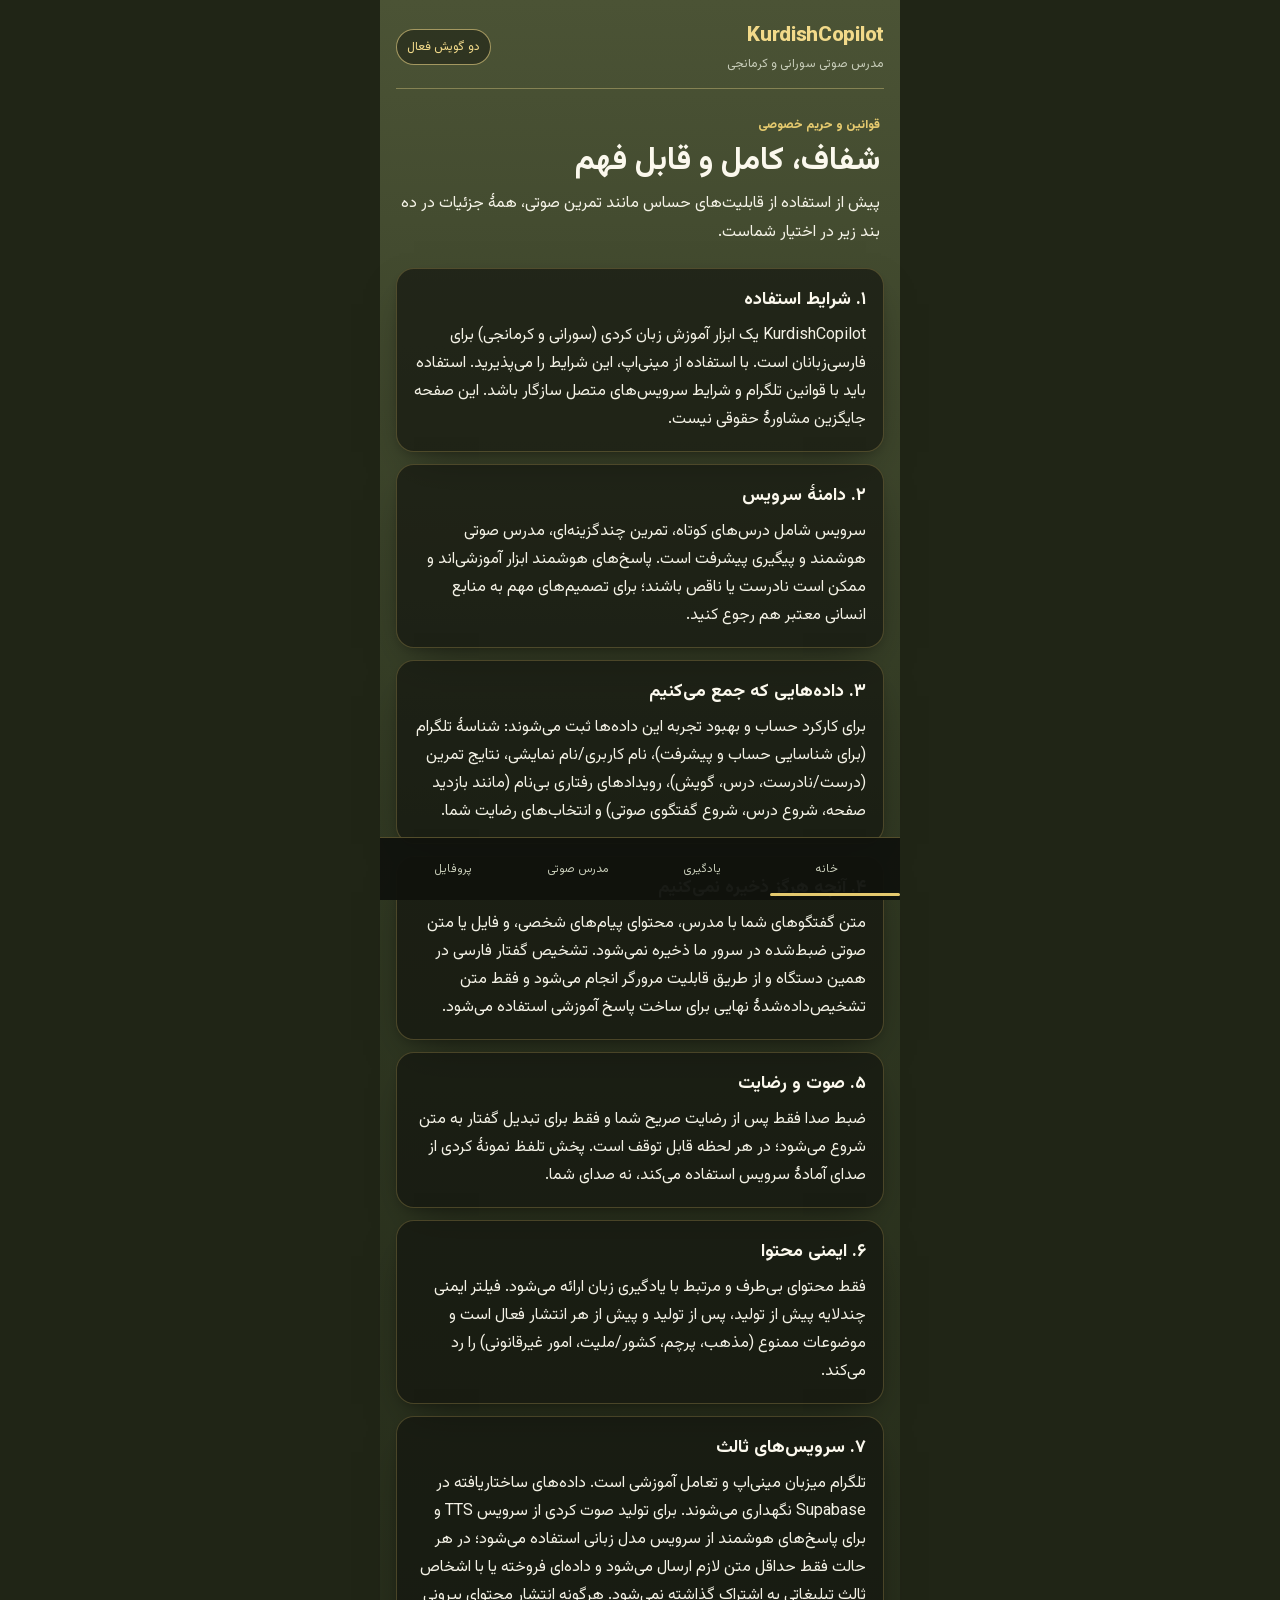
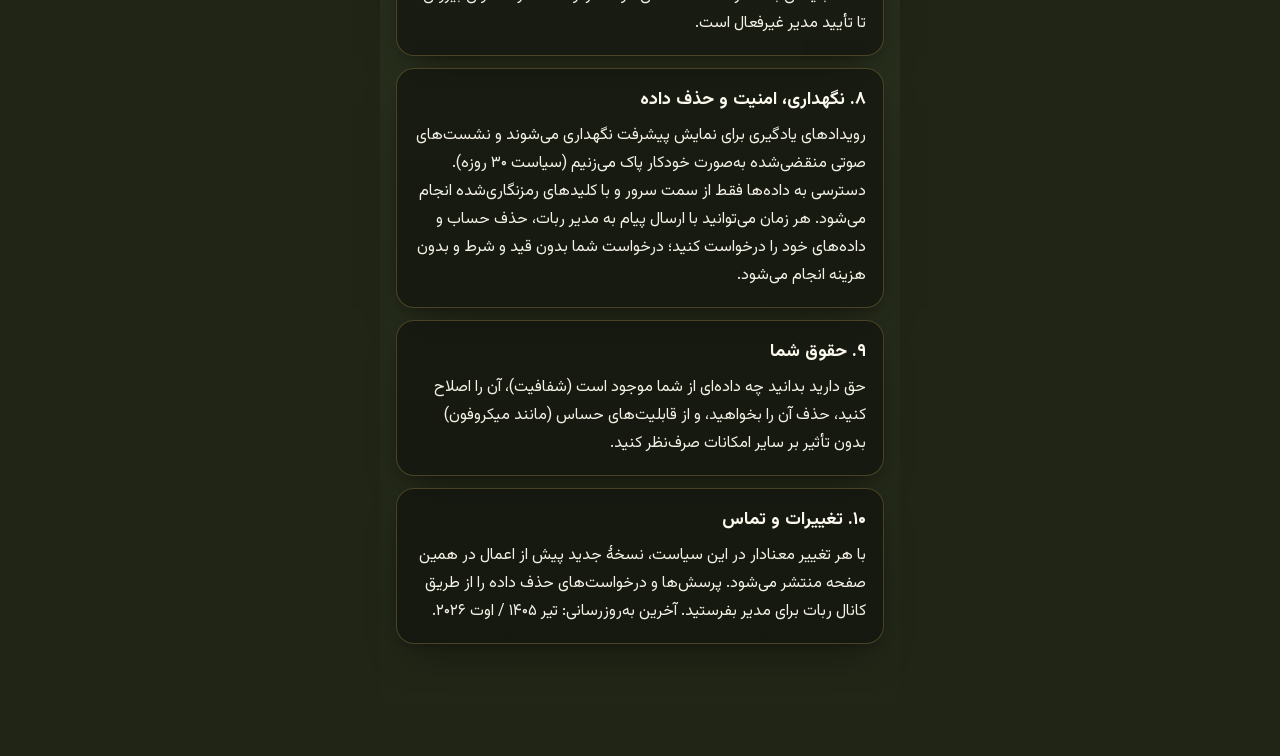
<file: functions/v1/miniapp/privacy.html>
<!DOCTYPE html><!--Pu9BifSPENZREfcTPyL5M--><html lang="fa" dir="rtl"><head><meta charSet="utf-8"/><meta name="viewport" content="width=device-width, initial-scale=1"/><link rel="preload" href="/functions/v1/miniapp/_next/static/media/1abbc144918f74fd-s.p.woff2" as="font" crossorigin="" type="font/woff2"/><link rel="preload" href="/functions/v1/miniapp/_next/static/media/fb12bdfc6f99d938-s.p.woff2" as="font" crossorigin="" type="font/woff2"/><link rel="stylesheet" href="/functions/v1/miniapp/_next/static/css/e7e2028186f9119a.css" data-precedence="next"/><link rel="preload" as="script" fetchPriority="low" href="/functions/v1/miniapp/_next/static/chunks/webpack-84cd2ee0ffd7a6a1.js"/><script src="/functions/v1/miniapp/_next/static/chunks/4bd1b696-c023c6e3521b1417.js" async=""></script><script src="/functions/v1/miniapp/_next/static/chunks/493-35e8513ee340bb49.js" async=""></script><script src="/functions/v1/miniapp/_next/static/chunks/main-app-99ed1f5a0929606e.js" async=""></script><script src="/functions/v1/miniapp/_next/static/chunks/619-ba102abea3e3d0e4.js" async=""></script><script src="/functions/v1/miniapp/_next/static/chunks/app/layout-237575fd6026482d.js" async=""></script><script src="/functions/v1/miniapp/_next/static/chunks/app/privacy/page-e6e7d5c81ed5eac7.js" async=""></script><link rel="preload" href="https://telegram.org/js/telegram-web-app.js" as="script"/><meta name="next-size-adjust" content=""/><title>قوانین و حریم خصوصی | KurdishCopilot</title><meta name="description" content="مینی‌اپ آموزشی سورانی و کرمانجی در تلگرام"/><link rel="icon" href="/functions/v1/miniapp/icon.svg?8cea87890adb1c42" type="image/svg+xml" sizes="any"/><script>
(function () {
  try {
    var valid = { olive: true, day: true, dark: true, pink: true };
    var saved = window.localStorage.getItem('kc-theme');
    var theme = valid[saved] ? saved : null;
    if (!theme) {
      var params = window.Telegram && window.Telegram.WebApp && window.Telegram.WebApp.themeParams;
      var bg = params && params.bg_color;
      if (bg && /^#[0-9a-f]{6}$/i.test(bg)) {
        var rgb = bg.slice(1).match(/.{2}/g).map(function (part) { return parseInt(part, 16); });
        var luminance = (0.299 * rgb[0] + 0.587 * rgb[1] + 0.114 * rgb[2]) / 255;
        theme = luminance < 0.48 ? 'dark' : 'day';
      }
    }
    document.documentElement.dataset.theme = theme || 'olive';
  } catch (error) {
    document.documentElement.dataset.theme = 'olive';
  }
})();
</script><script>window.__KC_BP="/functions/v1/miniapp";window.__KC_RB="https://bpfdsobekqkeeijeqsoo.supabase.co/functions/v1/miniapp";(function () {
  if (window.__kcMiniappShim) return;
  var BASE_PATH = window.__KC_BP || '';
  var RUNTIME_BASE = window.__KC_RB || '';
  if (!BASE_PATH && !RUNTIME_BASE) return;
  window.__kcMiniappShim = true;

  function isRscRequest(url, init, requestHeaders) {
    try {
      if (/[?&]_rsc=/.test(String(url))) return true;
      var headers = (init && init.headers) || null;
      if (headers) {
        if (typeof headers.get === 'function' && headers.get('rsc')) return true;
        if (headers['Rsc'] || headers['rsc'] || headers['RSC']) return true;
      }
      if (requestHeaders && typeof requestHeaders.get === 'function' && requestHeaders.get('rsc')) return true;
    } catch (error) { /* fall through */ }
    return false;
  }

  // Normalises fetch inputs to same-origin paths: document-origin absolute
  // URLs (Request#url is always absolute) become paths so the rewrite rules
  // can see them; foreign origins pass through untouched.
  function toSameOriginPath(url) {
    if (typeof url !== 'string') return url;
    if (/^https?:\/\//i.test(url)) {
      try {
        var abs = new URL(url);
        if (abs.origin === window.location.origin) return abs.pathname + abs.search;
      } catch (error) { /* malformed — leave as-is */ }
      return url;
    }
    return url;
  }

  function rewrite(url, init, requestHeaders) {
    var path = typeof url === 'string' ? toSameOriginPath(url) : url;
    if (typeof path !== 'string' || path.charAt(0) !== '/' || path.indexOf('//') === 0) return path;
    // API traffic always goes to the edge runtime (cross-origin, CORS).
    if (RUNTIME_BASE && path.indexOf('/api/') === 0) return RUNTIME_BASE + path;
    // RSC/flight traffic goes to the runtime as well: the document host can
    // only answer HTML, and text/x-component passes the Supabase gateway.
    if (RUNTIME_BASE && isRscRequest(path, init, requestHeaders)) {
      return RUNTIME_BASE + (path.indexOf(BASE_PATH) === 0 ? path.slice(BASE_PATH.length) : path);
    }
    // Everything else keeps the basePath (pages/assets on the document host).
    return BASE_PATH ? BASE_PATH + path : path;
  }

  var originalFetch = window.fetch.bind(window);
  window.fetch = function (input, init) {
    try {
      if (typeof input === 'string') {
        return originalFetch(rewrite(input, init), init);
      }
      // URL-object inputs: Next.js's router prefetches pass new URL(...) —
      // normalise to the href string so the rewrite rules can see it.
      if (input && typeof input === 'object' && typeof input.href === 'string') {
        var href = rewrite(input.href, init);
        if (href !== input.href) {
          return originalFetch(href, init);
        }
        return originalFetch(input, init);
      }
      if (typeof Request !== 'undefined' && input instanceof Request) {
        var rewritten = rewrite(input.url, init, input.headers);
        if (rewritten !== input.url && (input.method === 'GET' || input.method === 'HEAD')) {
          // Router/RSC fetches are body-less GETs: rebuilding via init (not a
          // Request clone) avoids inheriting a same-origin mode on the new
          // cross-origin URL. Bodied requests fall through untouched.
          return originalFetch(rewritten, {
            method: input.method,
            headers: input.headers,
            signal: input.signal,
            mode: 'cors'
          });
        }
      }
    } catch (error) { /* fall through to the untouched call */ }
    return originalFetch(input, init);
  };

  if (typeof XMLHttpRequest !== 'undefined') {
    var originalOpen = XMLHttpRequest.prototype.open;
    XMLHttpRequest.prototype.open = function (method, url) {
      var target = typeof url === 'string' ? toSameOriginPath(url) : url;
      if (typeof target === 'string' && target.charAt(0) === '/' && target.indexOf('//') !== 0) {
        target = (RUNTIME_BASE && target.indexOf('/api/') === 0)
          ? RUNTIME_BASE + target
          : (BASE_PATH ? BASE_PATH + target : target);
        var rest = Array.prototype.slice.call(arguments, 2);
        return originalOpen.apply(this, [method, target].concat(rest));
      }
      return originalOpen.apply(this, arguments);
    };
  }
})();</script><script src="/functions/v1/miniapp/_next/static/chunks/polyfills-42372ed130431b0a.js" noModule=""></script></head><body class="__variable_d4e4c3 __variable_b88586"><div hidden=""><!--$--><!--/$--></div><script>(self.__next_s=self.__next_s||[]).push(["https://telegram.org/js/telegram-web-app.js",{}])</script><main class="shell"><header class="topbar"><div class="brand"><span class="brand__name">KurdishCopilot</span><span class="brand__tag">مدرس صوتی سورانی و کرمانجی</span></div><span class="dialect-pill">دو گویش فعال</span></header><div class="route-stage"><section class="hero" style="padding-bottom:8px"><div class="card__eyebrow">قوانین و حریم خصوصی</div><h1 style="font-size:2rem">شفاف، کامل و قابل فهم</h1><p>پیش از استفاده از قابلیت‌های حساس مانند تمرین صوتی، همهٔ جزئیات در ده بند زیر در اختیار شماست.</p></section><section class="card" style="margin-top:12px"><h2>۱. شرایط استفاده</h2><p>KurdishCopilot یک ابزار آموزش زبان کردی (سورانی و کرمانجی) برای فارسی‌زبانان است. با استفاده از مینی‌اپ، این شرایط را می‌پذیرید. استفاده باید با قوانین تلگرام و شرایط سرویس‌های متصل سازگار باشد. این صفحه جایگزین مشاورهٔ حقوقی نیست.</p></section><section class="card" style="margin-top:12px"><h2>۲. دامنهٔ سرویس</h2><p>سرویس شامل درس‌های کوتاه، تمرین چندگزینه‌ای، مدرس صوتی هوشمند و پیگیری پیشرفت است. پاسخ‌های هوشمند ابزار آموزشی‌اند و ممکن است نادرست یا ناقص باشند؛ برای تصمیم‌های مهم به منابع انسانی معتبر هم رجوع کنید.</p></section><section class="card" style="margin-top:12px"><h2>۳. داده‌هایی که جمع می‌کنیم</h2><p>برای کارکرد حساب و بهبود تجربه این داده‌ها ثبت می‌شوند: شناسهٔ تلگرام (برای شناسایی حساب و پیشرفت)، نام کاربری/نام نمایشی، نتایج تمرین (درست/نادرست، درس، گویش)، رویدادهای رفتاری بی‌نام (مانند بازدید صفحه، شروع درس، شروع گفتگوی صوتی) و انتخاب‌های رضایت شما.</p></section><section class="card" style="margin-top:12px"><h2>۴. آنچه هرگز ذخیره نمی‌کنیم</h2><p>متن گفتگوهای شما با مدرس، محتوای پیام‌های شخصی، و فایل یا متن صوتی ضبط‌شده در سرور ما ذخیره نمی‌شود. تشخیص گفتار فارسی در همین دستگاه و از طریق قابلیت مرورگر انجام می‌شود و فقط متن تشخیص‌داده‌شدهٔ نهایی برای ساخت پاسخ آموزشی استفاده می‌شود.</p></section><section class="card" style="margin-top:12px"><h2>۵. صوت و رضایت</h2><p>ضبط صدا فقط پس از رضایت صریح شما و فقط برای تبدیل گفتار به متن شروع می‌شود؛ در هر لحظه قابل توقف است. پخش تلفظ نمونهٔ کردی از صدای آمادهٔ سرویس استفاده می‌کند، نه صدای شما.</p></section><section class="card" style="margin-top:12px"><h2>۶. ایمنی محتوا</h2><p>فقط محتوای بی‌طرف و مرتبط با یادگیری زبان ارائه می‌شود. فیلتر ایمنی چندلایه پیش از تولید، پس از تولید و پیش از هر انتشار فعال است و موضوعات ممنوع (مذهب، پرچم، کشور/ملیت، امور غیرقانونی) را رد می‌کند.</p></section><section class="card" style="margin-top:12px"><h2>۷. سرویس‌های ثالث</h2><p>تلگرام میزبان مینی‌اپ و تعامل آموزشی است. داده‌های ساختاریافته در Supabase نگهداری می‌شوند. برای تولید صوت کردی از سرویس TTS و برای پاسخ‌های هوشمند از سرویس مدل زبانی استفاده می‌شود؛ در هر حالت فقط حداقل متن لازم ارسال می‌شود و داده‌ای فروخته یا با اشخاص ثالث تبلیغاتی به اشتراک گذاشته نمی‌شود. هرگونه انتشار محتوای بیرونی تا تأیید مدیر غیرفعال است.</p></section><section class="card" style="margin-top:12px"><h2>۸. نگهداری، امنیت و حذف داده</h2><p>رویدادهای یادگیری برای نمایش پیشرفت نگهداری می‌شوند و نشست‌های صوتی منقضی‌شده به‌صورت خودکار پاک می‌زنیم (سیاست ۳۰ روزه). دسترسی به داده‌ها فقط از سمت سرور و با کلیدهای رمزنگاری‌شده انجام می‌شود. هر زمان می‌توانید با ارسال پیام به مدیر ربات، حذف حساب و داده‌های خود را درخواست کنید؛ درخواست شما بدون قید و شرط و بدون هزینه انجام می‌شود.</p></section><section class="card" style="margin-top:12px"><h2>۹. حقوق شما</h2><p>حق دارید بدانید چه داده‌ای از شما موجود است (شفافیت)، آن را اصلاح کنید، حذف آن را بخواهید، و از قابلیت‌های حساس (مانند میکروفون) بدون تأثیر بر سایر امکانات صرف‌نظر کنید.</p></section><section class="card" style="margin-top:12px"><h2>۱۰. تغییرات و تماس</h2><p>با هر تغییر معنادار در این سیاست، نسخهٔ جدید پیش از اعمال در همین صفحه منتشر می‌شود. پرسش‌ها و درخواست‌های حذف داده را از طریق کانال ربات برای مدیر بفرستید. آخرین به‌روزرسانی: تیر ۱۴۰۵ / اوت ۲۰۲۶.</p></section><!--$--><!--/$--></div></main><nav class="nav nav--motion" aria-label="ناوبری اصلی"><span class="nav__indicator" style="transform:translateX(-0%)" aria-hidden="true"></span><a class="nav__link" href="/functions/v1/miniapp"><span>خانه</span></a><a class="nav__link" href="/functions/v1/miniapp/learn"><span>یادگیری</span></a><a class="nav__link" href="/functions/v1/miniapp/voice"><span>مدرس صوتی</span></a><a class="nav__link" href="/functions/v1/miniapp/profile"><span>پروفایل</span></a></nav><script src="/functions/v1/miniapp/_next/static/chunks/webpack-84cd2ee0ffd7a6a1.js" id="_R_" async=""></script><script>(self.__next_f=self.__next_f||[]).push([0])</script><script>self.__next_f.push([1,"1:\"$Sreact.fragment\"\n7:I[7150,[],\"\"]\n:HL[\"/functions/v1/miniapp/_next/static/media/1abbc144918f74fd-s.p.woff2\",\"font\",{\"crossOrigin\":\"\",\"type\":\"font/woff2\"}]\n:HL[\"/functions/v1/miniapp/_next/static/media/fb12bdfc6f99d938-s.p.woff2\",\"font\",{\"crossOrigin\":\"\",\"type\":\"font/woff2\"}]\n:HL[\"/functions/v1/miniapp/_next/static/css/e7e2028186f9119a.css\",\"style\"]\n2:T10fb,"])</script><script>self.__next_f.push([1,"window.__KC_BP=\"/functions/v1/miniapp\";window.__KC_RB=\"https://bpfdsobekqkeeijeqsoo.supabase.co/functions/v1/miniapp\";(function () {\n  if (window.__kcMiniappShim) return;\n  var BASE_PATH = window.__KC_BP || '';\n  var RUNTIME_BASE = window.__KC_RB || '';\n  if (!BASE_PATH \u0026\u0026 !RUNTIME_BASE) return;\n  window.__kcMiniappShim = true;\n\n  function isRscRequest(url, init, requestHeaders) {\n    try {\n      if (/[?\u0026]_rsc=/.test(String(url))) return true;\n      var headers = (init \u0026\u0026 init.headers) || null;\n      if (headers) {\n        if (typeof headers.get === 'function' \u0026\u0026 headers.get('rsc')) return true;\n        if (headers['Rsc'] || headers['rsc'] || headers['RSC']) return true;\n      }\n      if (requestHeaders \u0026\u0026 typeof requestHeaders.get === 'function' \u0026\u0026 requestHeaders.get('rsc')) return true;\n    } catch (error) { /* fall through */ }\n    return false;\n  }\n\n  // Normalises fetch inputs to same-origin paths: document-origin absolute\n  // URLs (Request#url is always absolute) become paths so the rewrite rules\n  // can see them; foreign origins pass through untouched.\n  function toSameOriginPath(url) {\n    if (typeof url !== 'string') return url;\n    if (/^https?:\\/\\//i.test(url)) {\n      try {\n        var abs = new URL(url);\n        if (abs.origin === window.location.origin) return abs.pathname + abs.search;\n      } catch (error) { /* malformed — leave as-is */ }\n      return url;\n    }\n    return url;\n  }\n\n  function rewrite(url, init, requestHeaders) {\n    var path = typeof url === 'string' ? toSameOriginPath(url) : url;\n    if (typeof path !== 'string' || path.charAt(0) !== '/' || path.indexOf('//') === 0) return path;\n    // API traffic always goes to the edge runtime (cross-origin, CORS).\n    if (RUNTIME_BASE \u0026\u0026 path.indexOf('/api/') === 0) return RUNTIME_BASE + path;\n    // RSC/flight traffic goes to the runtime as well: the document host can\n    // only answer HTML, and text/x-component passes the Supabase gateway.\n    if (RUNTIME_BASE \u0026\u0026 isRscRequest(path, init, requestHeaders)) {\n      return RUNTIME_BASE + (path.indexOf(BASE_PATH) === 0 ? path.slice(BASE_PATH.length) : path);\n    }\n    // Everything else keeps the basePath (pages/assets on the document host).\n    return BASE_PATH ? BASE_PATH + path : path;\n  }\n\n  var originalFetch = window.fetch.bind(window);\n  window.fetch = function (input, init) {\n    try {\n      if (typeof input === 'string') {\n        return originalFetch(rewrite(input, init), init);\n      }\n      // URL-object inputs: Next.js's router prefetches pass new URL(...) —\n      // normalise to the href string so the rewrite rules can see it.\n      if (input \u0026\u0026 typeof input === 'object' \u0026\u0026 typeof input.href === 'string') {\n        var href = rewrite(input.href, init);\n        if (href !== input.href) {\n          return originalFetch(href, init);\n        }\n        return originalFetch(input, init);\n      }\n      if (typeof Request !== 'undefined' \u0026\u0026 input instanceof Request) {\n        var rewritten = rewrite(input.url, init, input.headers);\n        if (rewritten !== input.url \u0026\u0026 (input.method === 'GET' || input.method === 'HEAD')) {\n          // Router/RSC fetches are body-less GETs: rebuilding via init (not a\n          // Request clone) avoids inheriting a same-origin mode on the new\n          // cross-origin URL. Bodied requests fall through untouched.\n          return originalFetch(rewritten, {\n            method: input.method,\n            headers: input.headers,\n            signal: input.signal,\n            mode: 'cors'\n          });\n        }\n      }\n    } catch (error) { /* fall through to the untouched call */ }\n    return originalFetch(input, init);\n  };\n\n  if (typeof XMLHttpRequest !== 'undefined') {\n    var originalOpen = XMLHttpRequest.prototype.open;\n    XMLHttpRequest.prototype.open = function (method, url) {\n      var target = typeof url === 'string' ? toSameOriginPath(url) : url;\n      if (typeof target === 'string' \u0026\u0026 target.charAt(0) === '/' \u0026\u0026 target.indexOf('//') !== 0) {\n        target = (RUNTIME_BASE \u0026\u0026 target.indexOf('/api/') === 0)\n          ? RUNTIME_BASE + target\n          : (BASE_PATH ? BASE_PATH + target : target);\n        var rest = Array.prototype.slice.call(arguments, 2);\n        return originalOpen.apply(this, [method, target].concat(rest));\n      }\n      return originalOpen.apply(this, arguments);\n    };\n  }\n})();"])</script><script>self.__next_f.push([1,"0:{\"P\":null,\"b\":\"Pu9BifSPENZREfcTPyL5M\",\"p\":\"/functions/v1/miniapp\",\"c\":[\"\",\"privacy\"],\"i\":false,\"f\":[[[\"\",{\"children\":[\"privacy\",{\"children\":[\"__PAGE__\",{}]}]},\"$undefined\",\"$undefined\",true],[\"\",[\"$\",\"$1\",\"c\",{\"children\":[[[\"$\",\"link\",\"0\",{\"rel\":\"stylesheet\",\"href\":\"/functions/v1/miniapp/_next/static/css/e7e2028186f9119a.css\",\"precedence\":\"next\",\"crossOrigin\":\"$undefined\",\"nonce\":\"$undefined\"}]],[\"$\",\"html\",null,{\"lang\":\"fa\",\"dir\":\"rtl\",\"suppressHydrationWarning\":true,\"children\":[[\"$\",\"head\",null,{\"children\":[[\"$\",\"script\",null,{\"dangerouslySetInnerHTML\":{\"__html\":\"\\n(function () {\\n  try {\\n    var valid = { olive: true, day: true, dark: true, pink: true };\\n    var saved = window.localStorage.getItem('kc-theme');\\n    var theme = valid[saved] ? saved : null;\\n    if (!theme) {\\n      var params = window.Telegram \u0026\u0026 window.Telegram.WebApp \u0026\u0026 window.Telegram.WebApp.themeParams;\\n      var bg = params \u0026\u0026 params.bg_color;\\n      if (bg \u0026\u0026 /^#[0-9a-f]{6}$/i.test(bg)) {\\n        var rgb = bg.slice(1).match(/.{2}/g).map(function (part) { return parseInt(part, 16); });\\n        var luminance = (0.299 * rgb[0] + 0.587 * rgb[1] + 0.114 * rgb[2]) / 255;\\n        theme = luminance \u003c 0.48 ? 'dark' : 'day';\\n      }\\n    }\\n    document.documentElement.dataset.theme = theme || 'olive';\\n  } catch (error) {\\n    document.documentElement.dataset.theme = 'olive';\\n  }\\n})();\\n\"}}],[\"$\",\"script\",null,{\"dangerouslySetInnerHTML\":{\"__html\":\"$2\"}}]]}],\"$L3\"]}]]}],{\"children\":[\"privacy\",\"$L4\",{\"children\":[\"__PAGE__\",\"$L5\",{},null,false]},null,false]},null,false],\"$L6\",false]],\"m\":\"$undefined\",\"G\":[\"$7\",[]],\"s\":false,\"S\":true}\n"])</script><script>self.__next_f.push([1,"8:I[1402,[\"619\",\"static/chunks/619-ba102abea3e3d0e4.js\",\"177\",\"static/chunks/app/layout-237575fd6026482d.js\"],\"\"]\n9:I[7912,[\"619\",\"static/chunks/619-ba102abea3e3d0e4.js\",\"177\",\"static/chunks/app/layout-237575fd6026482d.js\"],\"default\"]\na:I[4157,[\"619\",\"static/chunks/619-ba102abea3e3d0e4.js\",\"177\",\"static/chunks/app/layout-237575fd6026482d.js\"],\"default\"]\nb:I[9766,[],\"\"]\nc:I[8924,[],\"\"]\nd:I[7409,[\"619\",\"static/chunks/619-ba102abea3e3d0e4.js\",\"177\",\"static/chunks/app/layout-237575fd6026482d.js\"],\"default\"]\ne:I[9693,[\"877\",\"static/chunks/app/privacy/page-e6e7d5c81ed5eac7.js\"],\"default\"]\n12:I[4431,[],\"ViewportBoundary\"]\n14:I[4431,[],\"MetadataBoundary\"]\n15:\"$Sreact.suspense\"\n"])</script><script>self.__next_f.push([1,"3:[\"$\",\"body\",null,{\"className\":\"__variable_d4e4c3 __variable_b88586\",\"children\":[[\"$\",\"$L8\",null,{\"src\":\"https://telegram.org/js/telegram-web-app.js\",\"strategy\":\"beforeInteractive\"}],[\"$\",\"$L9\",null,{\"children\":[[\"$\",\"main\",null,{\"className\":\"shell\",\"children\":[[\"$\",\"header\",null,{\"className\":\"topbar\",\"children\":[[\"$\",\"div\",null,{\"className\":\"brand\",\"children\":[[\"$\",\"span\",null,{\"className\":\"brand__name\",\"children\":\"KurdishCopilot\"}],[\"$\",\"span\",null,{\"className\":\"brand__tag\",\"children\":\"مدرس صوتی سورانی و کرمانجی\"}]]}],[\"$\",\"span\",null,{\"className\":\"dialect-pill\",\"children\":\"دو گویش فعال\"}]]}],[\"$\",\"$La\",null,{\"children\":[\"$\",\"$Lb\",null,{\"parallelRouterKey\":\"children\",\"error\":\"$undefined\",\"errorStyles\":\"$undefined\",\"errorScripts\":\"$undefined\",\"template\":[\"$\",\"$Lc\",null,{}],\"templateStyles\":\"$undefined\",\"templateScripts\":\"$undefined\",\"notFound\":[[[\"$\",\"title\",null,{\"children\":\"404: This page could not be found.\"}],[\"$\",\"div\",null,{\"style\":{\"fontFamily\":\"system-ui,\\\"Segoe UI\\\",Roboto,Helvetica,Arial,sans-serif,\\\"Apple Color Emoji\\\",\\\"Segoe UI Emoji\\\"\",\"height\":\"100vh\",\"textAlign\":\"center\",\"display\":\"flex\",\"flexDirection\":\"column\",\"alignItems\":\"center\",\"justifyContent\":\"center\"},\"children\":[\"$\",\"div\",null,{\"children\":[[\"$\",\"style\",null,{\"dangerouslySetInnerHTML\":{\"__html\":\"body{color:#000;background:#fff;margin:0}.next-error-h1{border-right:1px solid rgba(0,0,0,.3)}@media (prefers-color-scheme:dark){body{color:#fff;background:#000}.next-error-h1{border-right:1px solid rgba(255,255,255,.3)}}\"}}],[\"$\",\"h1\",null,{\"className\":\"next-error-h1\",\"style\":{\"display\":\"inline-block\",\"margin\":\"0 20px 0 0\",\"padding\":\"0 23px 0 0\",\"fontSize\":24,\"fontWeight\":500,\"verticalAlign\":\"top\",\"lineHeight\":\"49px\"},\"children\":404}],[\"$\",\"div\",null,{\"style\":{\"display\":\"inline-block\"},\"children\":[\"$\",\"h2\",null,{\"style\":{\"fontSize\":14,\"fontWeight\":400,\"lineHeight\":\"49px\",\"margin\":0},\"children\":\"This page could not be found.\"}]}]]}]}]],[]],\"forbidden\":\"$undefined\",\"unauthorized\":\"$undefined\"}]}]]}],[\"$\",\"$Ld\",null,{}]]}]]}]\n"])</script><script>self.__next_f.push([1,"4:[\"$\",\"$1\",\"c\",{\"children\":[null,[\"$\",\"$Lb\",null,{\"parallelRouterKey\":\"children\",\"error\":\"$undefined\",\"errorStyles\":\"$undefined\",\"errorScripts\":\"$undefined\",\"template\":[\"$\",\"$Lc\",null,{}],\"templateStyles\":\"$undefined\",\"templateScripts\":\"$undefined\",\"notFound\":\"$undefined\",\"forbidden\":\"$undefined\",\"unauthorized\":\"$undefined\"}]]}]\n"])</script><script>self.__next_f.push([1,"5:[\"$\",\"$1\",\"c\",{\"children\":[[[\"$\",\"$Le\",null,{\"screen\":\"privacy\"}],[\"$\",\"section\",null,{\"className\":\"hero\",\"style\":{\"paddingBottom\":8},\"children\":[[\"$\",\"div\",null,{\"className\":\"card__eyebrow\",\"children\":\"قوانین و حریم خصوصی\"}],[\"$\",\"h1\",null,{\"style\":{\"fontSize\":\"2rem\"},\"children\":\"شفاف، کامل و قابل فهم\"}],[\"$\",\"p\",null,{\"children\":\"پیش از استفاده از قابلیت‌های حساس مانند تمرین صوتی، همهٔ جزئیات در ده بند زیر در اختیار شماست.\"}]]}],[[\"$\",\"section\",\"۱. شرایط استفاده\",{\"className\":\"card\",\"style\":{\"marginTop\":12},\"children\":[[\"$\",\"h2\",null,{\"children\":\"۱. شرایط استفاده\"}],[\"$\",\"p\",null,{\"children\":\"KurdishCopilot یک ابزار آموزش زبان کردی (سورانی و کرمانجی) برای فارسی‌زبانان است. با استفاده از مینی‌اپ، این شرایط را می‌پذیرید. استفاده باید با قوانین تلگرام و شرایط سرویس‌های متصل سازگار باشد. این صفحه جایگزین مشاورهٔ حقوقی نیست.\"}]]}],[\"$\",\"section\",\"۲. دامنهٔ سرویس\",{\"className\":\"card\",\"style\":{\"marginTop\":12},\"children\":[[\"$\",\"h2\",null,{\"children\":\"۲. دامنهٔ سرویس\"}],[\"$\",\"p\",null,{\"children\":\"سرویس شامل درس‌های کوتاه، تمرین چندگزینه‌ای، مدرس صوتی هوشمند و پیگیری پیشرفت است. پاسخ‌های هوشمند ابزار آموزشی‌اند و ممکن است نادرست یا ناقص باشند؛ برای تصمیم‌های مهم به منابع انسانی معتبر هم رجوع کنید.\"}]]}],[\"$\",\"section\",\"۳. داده‌هایی که جمع می‌کنیم\",{\"className\":\"card\",\"style\":{\"marginTop\":12},\"children\":[[\"$\",\"h2\",null,{\"children\":\"۳. داده‌هایی که جمع می‌کنیم\"}],[\"$\",\"p\",null,{\"children\":\"برای کارکرد حساب و بهبود تجربه این داده‌ها ثبت می‌شوند: شناسهٔ تلگرام (برای شناسایی حساب و پیشرفت)، نام کاربری/نام نمایشی، نتایج تمرین (درست/نادرست، درس، گویش)، رویدادهای رفتاری بی‌نام (مانند بازدید صفحه، شروع درس، شروع گفتگوی صوتی) و انتخاب‌های رضایت شما.\"}]]}],[\"$\",\"section\",\"۴. آنچه هرگز ذخیره نمی‌کنیم\",{\"className\":\"card\",\"style\":{\"marginTop\":12},\"children\":[[\"$\",\"h2\",null,{\"children\":\"۴. آنچه هرگز ذخیره نمی‌کنیم\"}],[\"$\",\"p\",null,{\"children\":\"متن گفتگوهای شما با مدرس، محتوای پیام‌های شخصی، و فایل یا متن صوتی ضبط‌شده در سرور ما ذخیره نمی‌شود. تشخیص گفتار فارسی در همین دستگاه و از طریق قابلیت مرورگر انجام می‌شود و فقط متن تشخیص‌داده‌شدهٔ نهایی برای ساخت پاسخ آموزشی استفاده می‌شود.\"}]]}],[\"$\",\"section\",\"۵. صوت و رضایت\",{\"className\":\"card\",\"style\":{\"marginTop\":12},\"children\":[[\"$\",\"h2\",null,{\"children\":\"۵. صوت و رضایت\"}],[\"$\",\"p\",null,{\"children\":\"ضبط صدا فقط پس از رضایت صریح شما و فقط برای تبدیل گفتار به متن شروع می‌شود؛ در هر لحظه قابل توقف است. پخش تلفظ نمونهٔ کردی از صدای آمادهٔ سرویس استفاده می‌کند، نه صدای شما.\"}]]}],[\"$\",\"section\",\"۶. ایمنی محتوا\",{\"className\":\"card\",\"style\":{\"marginTop\":12},\"children\":[[\"$\",\"h2\",null,{\"children\":\"۶. ایمنی محتوا\"}],[\"$\",\"p\",null,{\"children\":\"فقط محتوای بی‌طرف و مرتبط با یادگیری زبان ارائه می‌شود. فیلتر ایمنی چندلایه پیش از تولید، پس از تولید و پیش از هر انتشار فعال است و موضوعات ممنوع (مذهب، پرچم، کشور/ملیت، امور غیرقانونی) را رد می‌کند.\"}]]}],[\"$\",\"section\",\"۷. سرویس‌های ثالث\",{\"className\":\"card\",\"style\":{\"marginTop\":12},\"children\":[[\"$\",\"h2\",null,{\"children\":\"۷. سرویس‌های ثالث\"}],[\"$\",\"p\",null,{\"children\":\"تلگرام میزبان مینی‌اپ و تعامل آموزشی است. داده‌های ساختاریافته در Supabase نگهداری می‌شوند. برای تولید صوت کردی از سرویس TTS و برای پاسخ‌های هوشمند از سرویس مدل زبانی استفاده می‌شود؛ در هر حالت فقط حداقل متن لازم ارسال می‌شود و داده‌ای فروخته یا با اشخاص ثالث تبلیغاتی به اشتراک گذاشته نمی‌شود. هرگونه انتشار محتوای بیرونی تا تأیید مدیر غیرفعال است.\"}]]}],[\"$\",\"section\",\"۸. نگهداری، امنیت و حذف داده\",{\"className\":\"card\",\"style\":{\"marginTop\":12},\"children\":[[\"$\",\"h2\",null,{\"children\":\"۸. نگهداری، امنیت و حذف داده\"}],[\"$\",\"p\",null,{\"children\":\"رویدادهای یادگیری برای نمایش پیشرفت نگهداری می‌شوند و نشست‌های صوتی منقضی‌شده به‌صورت خودکار پاک می‌زنیم (سیاست ۳۰ روزه). دسترسی به داده‌ها فقط از سمت سرور و با کلیدهای رمزنگاری‌شده انجام می‌شود. هر زمان می‌توانید با ارسال پیام به مدیر ربات، حذف حساب و داده‌های خود را درخواست کنید؛ درخواست شما بدون قید و شرط و بدون هزینه انجام می‌شود.\"}]]}],\"$Lf\",\"$L10\"]],null,\"$L11\"]}]\n"])</script><script>self.__next_f.push([1,"6:[\"$\",\"$1\",\"h\",{\"children\":[null,[[\"$\",\"$L12\",null,{\"children\":\"$L13\"}],[\"$\",\"meta\",null,{\"name\":\"next-size-adjust\",\"content\":\"\"}]],[\"$\",\"$L14\",null,{\"children\":[\"$\",\"div\",null,{\"hidden\":true,\"children\":[\"$\",\"$15\",null,{\"fallback\":null,\"children\":\"$L16\"}]}]}]]}]\n"])</script><script>self.__next_f.push([1,"17:I[4431,[],\"OutletBoundary\"]\n19:I[5278,[],\"AsyncMetadataOutlet\"]\nf:[\"$\",\"section\",\"۹. حقوق شما\",{\"className\":\"card\",\"style\":{\"marginTop\":12},\"children\":[[\"$\",\"h2\",null,{\"children\":\"۹. حقوق شما\"}],[\"$\",\"p\",null,{\"children\":\"حق دارید بدانید چه داده‌ای از شما موجود است (شفافیت)، آن را اصلاح کنید، حذف آن را بخواهید، و از قابلیت‌های حساس (مانند میکروفون) بدون تأثیر بر سایر امکانات صرف‌نظر کنید.\"}]]}]\n10:[\"$\",\"section\",\"۱۰. تغییرات و تماس\",{\"className\":\"card\",\"style\":{\"marginTop\":12},\"children\":[[\"$\",\"h2\",null,{\"children\":\"۱۰. تغییرات و تماس\"}],[\"$\",\"p\",null,{\"children\":\"با هر تغییر معنادار در این سیاست، نسخهٔ جدید پیش از اعمال در همین صفحه منتشر می‌شود. پرسش‌ها و درخواست‌های حذف داده را از طریق کانال ربات برای مدیر بفرستید. آخرین به‌روزرسانی: تیر ۱۴۰۵ / اوت ۲۰۲۶.\"}]]}]\n11:[\"$\",\"$L17\",null,{\"children\":[\"$L18\",[\"$\",\"$L19\",null,{\"promise\":\"$@1a\"}]]}]\n"])</script><script>self.__next_f.push([1,"13:[[\"$\",\"meta\",\"0\",{\"charSet\":\"utf-8\"}],[\"$\",\"meta\",\"1\",{\"name\":\"viewport\",\"content\":\"width=device-width, initial-scale=1\"}]]\n"])</script><script>self.__next_f.push([1,"18:null\n"])</script><script>self.__next_f.push([1,"1b:I[622,[],\"IconMark\"]\n1a:{\"metadata\":[[\"$\",\"title\",\"0\",{\"children\":\"قوانین و حریم خصوصی | KurdishCopilot\"}],[\"$\",\"meta\",\"1\",{\"name\":\"description\",\"content\":\"مینی‌اپ آموزشی سورانی و کرمانجی در تلگرام\"}],[\"$\",\"link\",\"2\",{\"rel\":\"icon\",\"href\":\"/functions/v1/miniapp/icon.svg?8cea87890adb1c42\",\"type\":\"image/svg+xml\",\"sizes\":\"any\"}],[\"$\",\"$L1b\",\"3\",{}]],\"error\":null,\"digest\":\"$undefined\"}\n16:\"$1a:metadata\"\n"])</script></body></html>
</file>
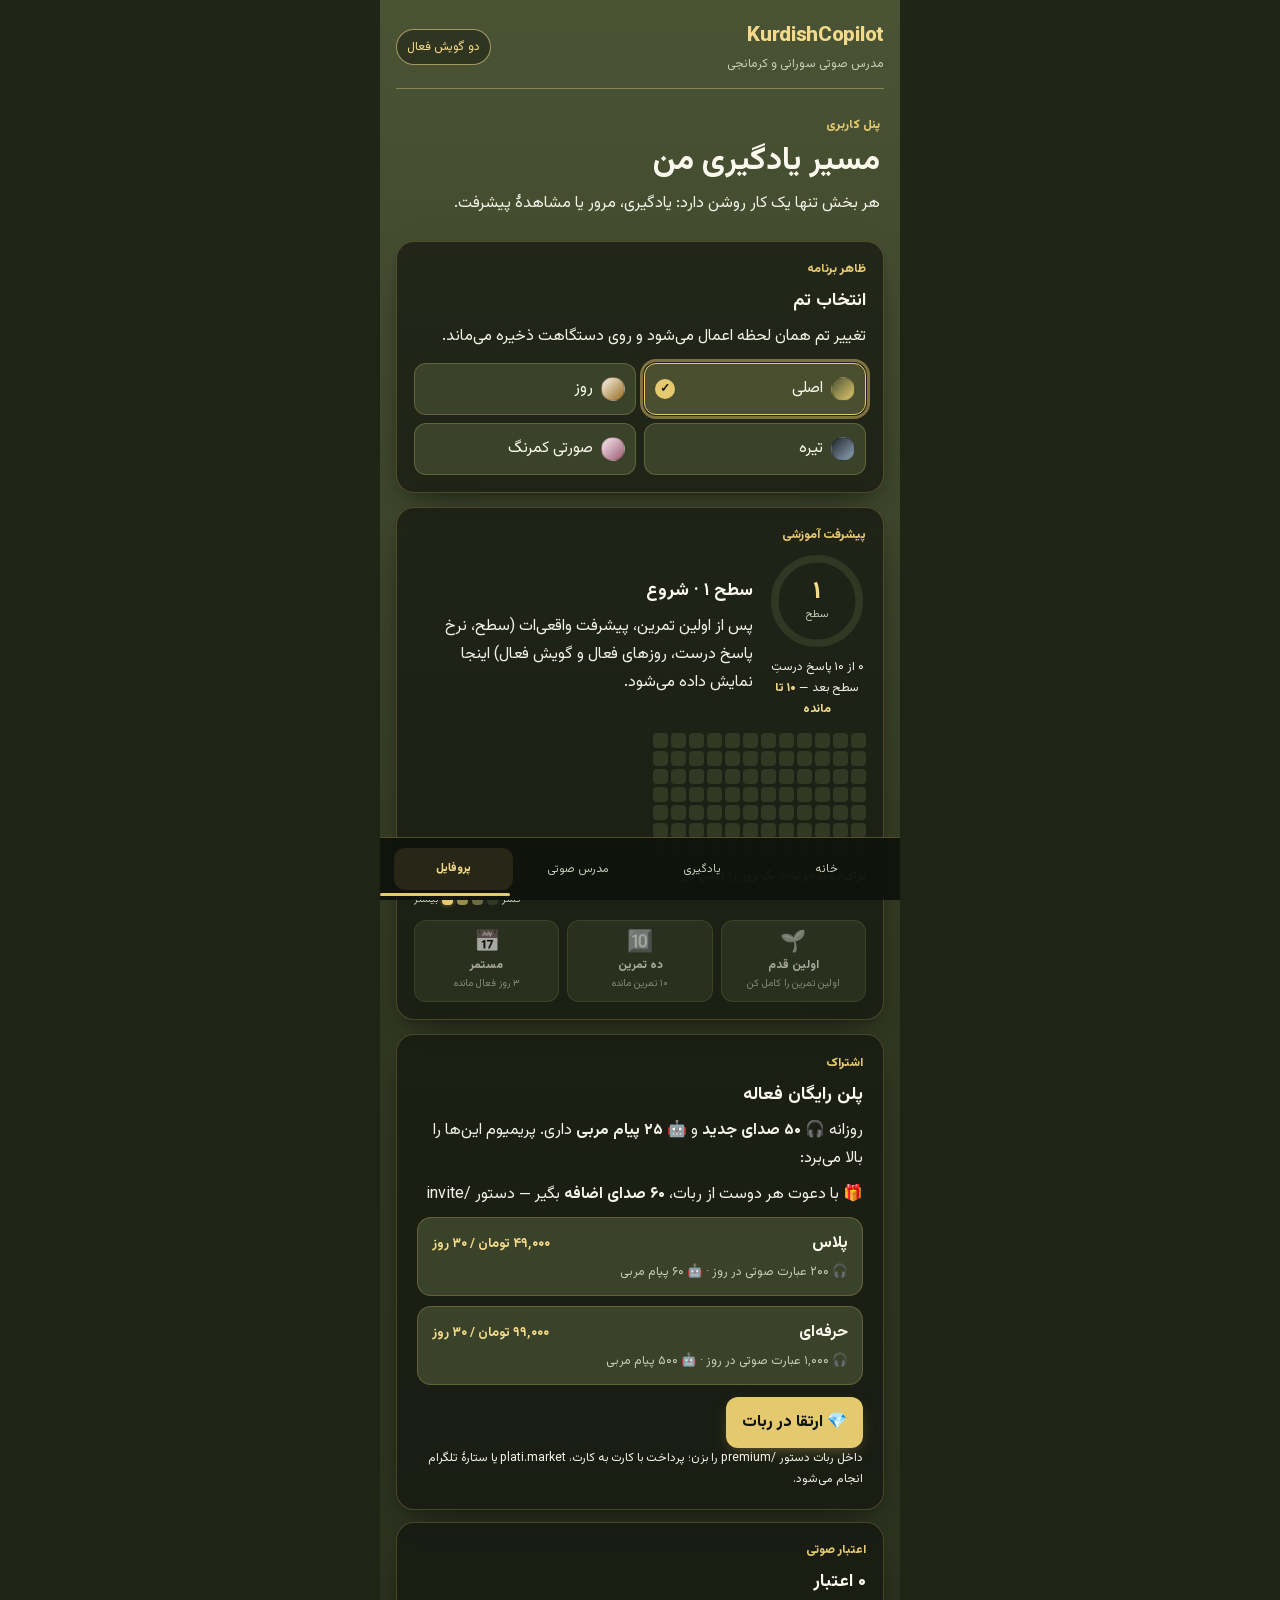
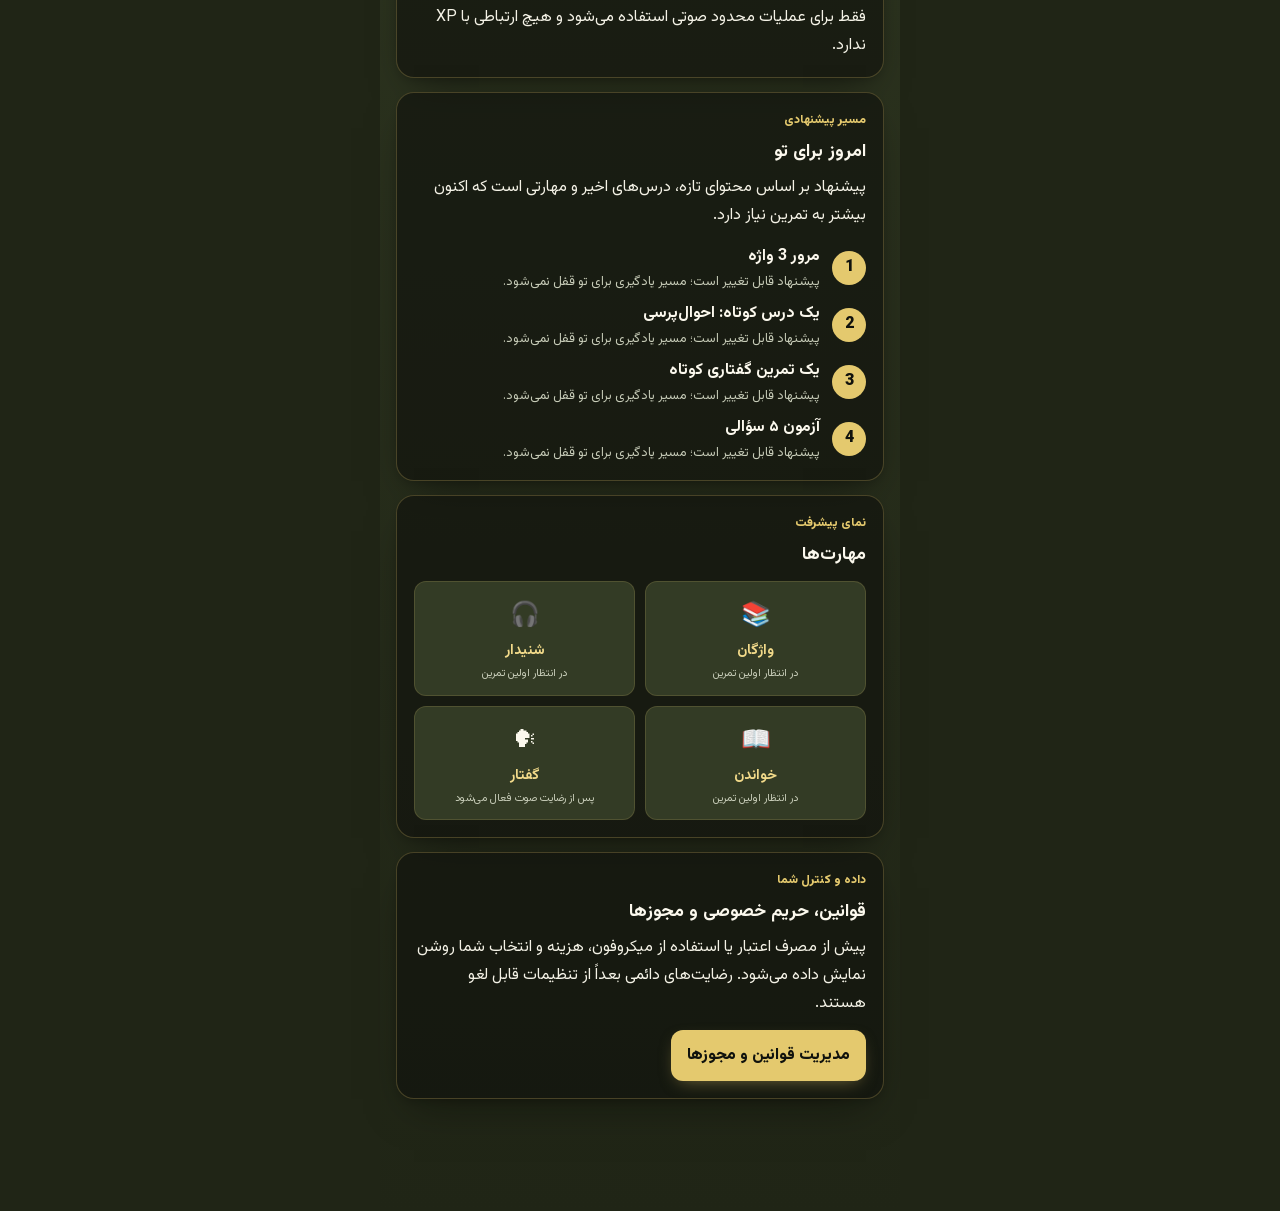
<file: functions/v1/miniapp/profile.html>
<!DOCTYPE html><!--Pu9BifSPENZREfcTPyL5M--><html lang="fa" dir="rtl"><head><meta charSet="utf-8"/><meta name="viewport" content="width=device-width, initial-scale=1"/><link rel="preload" href="/functions/v1/miniapp/_next/static/media/1abbc144918f74fd-s.p.woff2" as="font" crossorigin="" type="font/woff2"/><link rel="preload" href="/functions/v1/miniapp/_next/static/media/fb12bdfc6f99d938-s.p.woff2" as="font" crossorigin="" type="font/woff2"/><link rel="stylesheet" href="/functions/v1/miniapp/_next/static/css/e7e2028186f9119a.css" data-precedence="next"/><link rel="preload" as="script" fetchPriority="low" href="/functions/v1/miniapp/_next/static/chunks/webpack-84cd2ee0ffd7a6a1.js"/><script src="/functions/v1/miniapp/_next/static/chunks/4bd1b696-c023c6e3521b1417.js" async=""></script><script src="/functions/v1/miniapp/_next/static/chunks/493-35e8513ee340bb49.js" async=""></script><script src="/functions/v1/miniapp/_next/static/chunks/main-app-99ed1f5a0929606e.js" async=""></script><script src="/functions/v1/miniapp/_next/static/chunks/619-ba102abea3e3d0e4.js" async=""></script><script src="/functions/v1/miniapp/_next/static/chunks/app/layout-237575fd6026482d.js" async=""></script><script src="/functions/v1/miniapp/_next/static/chunks/app/profile/page-2cda39e1a9a1f884.js" async=""></script><link rel="preload" href="https://telegram.org/js/telegram-web-app.js" as="script"/><meta name="next-size-adjust" content=""/><title>KurdishCopilot | مدرس صوتی کردی</title><meta name="description" content="مینی‌اپ آموزشی سورانی و کرمانجی در تلگرام"/><link rel="icon" href="/functions/v1/miniapp/icon.svg?8cea87890adb1c42" type="image/svg+xml" sizes="any"/><script>
(function () {
  try {
    var valid = { olive: true, day: true, dark: true, pink: true };
    var saved = window.localStorage.getItem('kc-theme');
    var theme = valid[saved] ? saved : null;
    if (!theme) {
      var params = window.Telegram && window.Telegram.WebApp && window.Telegram.WebApp.themeParams;
      var bg = params && params.bg_color;
      if (bg && /^#[0-9a-f]{6}$/i.test(bg)) {
        var rgb = bg.slice(1).match(/.{2}/g).map(function (part) { return parseInt(part, 16); });
        var luminance = (0.299 * rgb[0] + 0.587 * rgb[1] + 0.114 * rgb[2]) / 255;
        theme = luminance < 0.48 ? 'dark' : 'day';
      }
    }
    document.documentElement.dataset.theme = theme || 'olive';
  } catch (error) {
    document.documentElement.dataset.theme = 'olive';
  }
})();
</script><script>window.__KC_BP="/functions/v1/miniapp";window.__KC_RB="https://bpfdsobekqkeeijeqsoo.supabase.co/functions/v1/miniapp";(function () {
  if (window.__kcMiniappShim) return;
  var BASE_PATH = window.__KC_BP || '';
  var RUNTIME_BASE = window.__KC_RB || '';
  if (!BASE_PATH && !RUNTIME_BASE) return;
  window.__kcMiniappShim = true;

  function isRscRequest(url, init, requestHeaders) {
    try {
      if (/[?&]_rsc=/.test(String(url))) return true;
      var headers = (init && init.headers) || null;
      if (headers) {
        if (typeof headers.get === 'function' && headers.get('rsc')) return true;
        if (headers['Rsc'] || headers['rsc'] || headers['RSC']) return true;
      }
      if (requestHeaders && typeof requestHeaders.get === 'function' && requestHeaders.get('rsc')) return true;
    } catch (error) { /* fall through */ }
    return false;
  }

  // Normalises fetch inputs to same-origin paths: document-origin absolute
  // URLs (Request#url is always absolute) become paths so the rewrite rules
  // can see them; foreign origins pass through untouched.
  function toSameOriginPath(url) {
    if (typeof url !== 'string') return url;
    if (/^https?:\/\//i.test(url)) {
      try {
        var abs = new URL(url);
        if (abs.origin === window.location.origin) return abs.pathname + abs.search;
      } catch (error) { /* malformed — leave as-is */ }
      return url;
    }
    return url;
  }

  function rewrite(url, init, requestHeaders) {
    var path = typeof url === 'string' ? toSameOriginPath(url) : url;
    if (typeof path !== 'string' || path.charAt(0) !== '/' || path.indexOf('//') === 0) return path;
    // API traffic always goes to the edge runtime (cross-origin, CORS).
    if (RUNTIME_BASE && path.indexOf('/api/') === 0) return RUNTIME_BASE + path;
    // RSC/flight traffic goes to the runtime as well: the document host can
    // only answer HTML, and text/x-component passes the Supabase gateway.
    if (RUNTIME_BASE && isRscRequest(path, init, requestHeaders)) {
      return RUNTIME_BASE + (path.indexOf(BASE_PATH) === 0 ? path.slice(BASE_PATH.length) : path);
    }
    // Everything else keeps the basePath (pages/assets on the document host).
    return BASE_PATH ? BASE_PATH + path : path;
  }

  var originalFetch = window.fetch.bind(window);
  window.fetch = function (input, init) {
    try {
      if (typeof input === 'string') {
        return originalFetch(rewrite(input, init), init);
      }
      // URL-object inputs: Next.js's router prefetches pass new URL(...) —
      // normalise to the href string so the rewrite rules can see it.
      if (input && typeof input === 'object' && typeof input.href === 'string') {
        var href = rewrite(input.href, init);
        if (href !== input.href) {
          return originalFetch(href, init);
        }
        return originalFetch(input, init);
      }
      if (typeof Request !== 'undefined' && input instanceof Request) {
        var rewritten = rewrite(input.url, init, input.headers);
        if (rewritten !== input.url && (input.method === 'GET' || input.method === 'HEAD')) {
          // Router/RSC fetches are body-less GETs: rebuilding via init (not a
          // Request clone) avoids inheriting a same-origin mode on the new
          // cross-origin URL. Bodied requests fall through untouched.
          return originalFetch(rewritten, {
            method: input.method,
            headers: input.headers,
            signal: input.signal,
            mode: 'cors'
          });
        }
      }
    } catch (error) { /* fall through to the untouched call */ }
    return originalFetch(input, init);
  };

  if (typeof XMLHttpRequest !== 'undefined') {
    var originalOpen = XMLHttpRequest.prototype.open;
    XMLHttpRequest.prototype.open = function (method, url) {
      var target = typeof url === 'string' ? toSameOriginPath(url) : url;
      if (typeof target === 'string' && target.charAt(0) === '/' && target.indexOf('//') !== 0) {
        target = (RUNTIME_BASE && target.indexOf('/api/') === 0)
          ? RUNTIME_BASE + target
          : (BASE_PATH ? BASE_PATH + target : target);
        var rest = Array.prototype.slice.call(arguments, 2);
        return originalOpen.apply(this, [method, target].concat(rest));
      }
      return originalOpen.apply(this, arguments);
    };
  }
})();</script><script src="/functions/v1/miniapp/_next/static/chunks/polyfills-42372ed130431b0a.js" noModule=""></script></head><body class="__variable_d4e4c3 __variable_b88586"><div hidden=""><!--$--><!--/$--></div><script>(self.__next_s=self.__next_s||[]).push(["https://telegram.org/js/telegram-web-app.js",{}])</script><main class="shell"><header class="topbar"><div class="brand"><span class="brand__name">KurdishCopilot</span><span class="brand__tag">مدرس صوتی سورانی و کرمانجی</span></div><span class="dialect-pill">دو گویش فعال</span></header><div class="route-stage"><section class="hero" style="padding-bottom:8px"><div class="card__eyebrow">پنل کاربری</div><h1 style="font-size:2rem">مسیر یادگیری من</h1><p>هر بخش تنها یک کار روشن دارد: یادگیری، مرور یا مشاهدهٔ پیشرفت.</p></section><section class="card theme-switcher" aria-labelledby="theme-title"><div class="card__eyebrow">ظاهر برنامه</div><h2 id="theme-title">انتخاب تم</h2><p>تغییر تم همان لحظه اعمال می‌شود و روی دستگاهت ذخیره می‌ماند.</p><div class="theme-grid" role="group" aria-label="تم‌های برنامه"><button class="theme-option theme-option--active" type="button" aria-pressed="true"><span class="theme-swatch" style="background:linear-gradient(135deg, #4b5335, #e4c96e)" aria-hidden="true"></span><span>اصلی</span><span class="theme-option__check" aria-hidden="true">✓</span></button><button class="theme-option" type="button" aria-pressed="false"><span class="theme-swatch" style="background:linear-gradient(135deg, #f8f3e8, #9a6b22)" aria-hidden="true"></span><span>روز</span></button><button class="theme-option" type="button" aria-pressed="false"><span class="theme-swatch" style="background:linear-gradient(135deg, #20252b, #8fa6b8)" aria-hidden="true"></span><span>تیره</span></button><button class="theme-option" type="button" aria-pressed="false"><span class="theme-swatch" style="background:linear-gradient(135deg, #f8e9ee, #9b5a73)" aria-hidden="true"></span><span>صورتی کمرنگ</span></button></div></section><div style="margin-top:14px"><section class="card" aria-label="پیشرفت آموزشی"><div class="card__eyebrow">پیشرفت آموزشی</div><h2>در حال دریافت پیشرفت…</h2><p>چند لحظه صبر کن؛ دادهٔ تمرین‌هایت بارگذاری می‌شود.</p></section></div><div style="margin-top:14px"><section class="card premium-card" aria-label="اشتراک پریمیوم"><div class="card__eyebrow">اشتراک</div><h2>پلن رایگان فعاله</h2><p class="premium-card__line">روزانه <strong>🎧 <!-- -->۵۰<!-- --> صدای جدید</strong> و <strong>🤖 <!-- -->۲۵<!-- --> پیام مربی</strong> داری. پریمیوم این‌ها را بالا می‌برد:</p><p class="premium-card__line" style="margin-top:8px"><span aria-hidden="true">🎁</span> با دعوت هر دوست از ربات، <strong>۶۰ صدای اضافه</strong> بگیر — دستور /invite</p><ul class="premium-card__plans"><li class="premium-plan"><div class="premium-plan__head"><strong>پلاس</strong><span class="premium-plan__price">۴۹٬۰۰۰<!-- --> تومان / <!-- -->۳۰<!-- --> روز</span></div><div class="premium-plan__meta">🎧 <!-- -->۲۰۰<!-- --> عبارت صوتی در روز · 🤖 <!-- -->۶۰<!-- --> پیام مربی</div></li><li class="premium-plan"><div class="premium-plan__head"><strong>حرفه‌ای</strong><span class="premium-plan__price">۹۹٬۰۰۰<!-- --> تومان / <!-- -->۳۰<!-- --> روز</span></div><div class="premium-plan__meta">🎧 <!-- -->۱٬۰۰۰<!-- --> عبارت صوتی در روز · 🤖 <!-- -->۵۰۰<!-- --> پیام مربی</div></li></ul><a class="cta" href="https://t.me/Kurdamuz_bot" target="_blank" rel="noreferrer" style="display:inline-block;text-decoration:none;margin-top:12px">💎 ارتقا در ربات</a><p class="premium-card__hint">داخل ربات دستور /premium را بزن؛ پرداخت با کارت به کارت، plati.market یا ستارهٔ تلگرام انجام می‌شود.</p></section></div><section class="card" style="margin-top:12px" aria-label="اعتبار صوتی"><div class="card__eyebrow">اعتبار صوتی</div><h2>۰ اعتبار</h2><p>فقط برای عملیات محدود صوتی استفاده می‌شود و هیچ ارتباطی با XP ندارد.</p></section><div style="margin-top:14px"><section class="card"><div class="card__eyebrow">مسیر پیشنهادی</div><h2>امروز برای تو</h2><p>پیشنهاد بر اساس محتوای تازه، درس‌های اخیر و مهارتی است که اکنون بیشتر به تمرین نیاز دارد.</p><div style="display:grid;gap:9px;margin-top:14px"><div class="lesson-row"><div class="lesson-row__num">1</div><div><strong>مرور 3 واژه</strong><div style="color:var(--muted);font-size:.8rem;margin-top:3px">پیشنهاد قابل تغییر است؛ مسیر یادگیری برای تو قفل نمی‌شود.</div></div></div><div class="lesson-row"><div class="lesson-row__num">2</div><div><strong>یک درس کوتاه: احوال‌پرسی</strong><div style="color:var(--muted);font-size:.8rem;margin-top:3px">پیشنهاد قابل تغییر است؛ مسیر یادگیری برای تو قفل نمی‌شود.</div></div></div><div class="lesson-row"><div class="lesson-row__num">3</div><div><strong>یک تمرین گفتاری کوتاه</strong><div style="color:var(--muted);font-size:.8rem;margin-top:3px">پیشنهاد قابل تغییر است؛ مسیر یادگیری برای تو قفل نمی‌شود.</div></div></div><div class="lesson-row"><div class="lesson-row__num">4</div><div><strong>آزمون ۵ سؤالی</strong><div style="color:var(--muted);font-size:.8rem;margin-top:3px">پیشنهاد قابل تغییر است؛ مسیر یادگیری برای تو قفل نمی‌شود.</div></div></div></div></section></div><section class="card" style="margin-top:14px"><div class="card__eyebrow">نمای پیشرفت</div><h2>مهارت‌ها</h2><div class="skill-grid"><div class="skill-card"><span class="skill-card__icon" aria-hidden="true">📚</span><strong class="skill-card__name">واژگان</strong><span class="skill-card__status">در انتظار اولین تمرین</span></div><div class="skill-card"><span class="skill-card__icon" aria-hidden="true">🎧</span><strong class="skill-card__name">شنیدار</strong><span class="skill-card__status">در انتظار اولین تمرین</span></div><div class="skill-card"><span class="skill-card__icon" aria-hidden="true">📖</span><strong class="skill-card__name">خواندن</strong><span class="skill-card__status">در انتظار اولین تمرین</span></div><div class="skill-card"><span class="skill-card__icon" aria-hidden="true">🗣</span><strong class="skill-card__name">گفتار</strong><span class="skill-card__status">پس از رضایت صوت فعال می‌شود</span></div></div></section><section class="card" style="margin-top:14px"><div class="card__eyebrow">داده و کنترل شما</div><h2>قوانین، حریم خصوصی و مجوزها</h2><p>پیش از مصرف اعتبار یا استفاده از میکروفون، هزینه و انتخاب شما روشن نمایش داده می‌شود. رضایت‌های دائمی بعداً از تنظیمات قابل لغو هستند.</p><a class="cta" href="/privacy" style="display:inline-block;text-decoration:none;margin-top:12px">مدیریت قوانین و مجوزها</a></section><!--$--><!--/$--></div></main><nav class="nav nav--motion" aria-label="ناوبری اصلی"><span class="nav__indicator" style="transform:translateX(-300%)" aria-hidden="true"></span><a class="nav__link" href="/functions/v1/miniapp"><span>خانه</span></a><a class="nav__link" href="/functions/v1/miniapp/learn"><span>یادگیری</span></a><a class="nav__link" href="/functions/v1/miniapp/voice"><span>مدرس صوتی</span></a><a class="nav__link nav__link--active" aria-current="page" href="/functions/v1/miniapp/profile"><span>پروفایل</span></a></nav><script src="/functions/v1/miniapp/_next/static/chunks/webpack-84cd2ee0ffd7a6a1.js" id="_R_" async=""></script><script>(self.__next_f=self.__next_f||[]).push([0])</script><script>self.__next_f.push([1,"1:\"$Sreact.fragment\"\n7:I[7150,[],\"\"]\n:HL[\"/functions/v1/miniapp/_next/static/media/1abbc144918f74fd-s.p.woff2\",\"font\",{\"crossOrigin\":\"\",\"type\":\"font/woff2\"}]\n:HL[\"/functions/v1/miniapp/_next/static/media/fb12bdfc6f99d938-s.p.woff2\",\"font\",{\"crossOrigin\":\"\",\"type\":\"font/woff2\"}]\n:HL[\"/functions/v1/miniapp/_next/static/css/e7e2028186f9119a.css\",\"style\"]\n2:T10fb,"])</script><script>self.__next_f.push([1,"window.__KC_BP=\"/functions/v1/miniapp\";window.__KC_RB=\"https://bpfdsobekqkeeijeqsoo.supabase.co/functions/v1/miniapp\";(function () {\n  if (window.__kcMiniappShim) return;\n  var BASE_PATH = window.__KC_BP || '';\n  var RUNTIME_BASE = window.__KC_RB || '';\n  if (!BASE_PATH \u0026\u0026 !RUNTIME_BASE) return;\n  window.__kcMiniappShim = true;\n\n  function isRscRequest(url, init, requestHeaders) {\n    try {\n      if (/[?\u0026]_rsc=/.test(String(url))) return true;\n      var headers = (init \u0026\u0026 init.headers) || null;\n      if (headers) {\n        if (typeof headers.get === 'function' \u0026\u0026 headers.get('rsc')) return true;\n        if (headers['Rsc'] || headers['rsc'] || headers['RSC']) return true;\n      }\n      if (requestHeaders \u0026\u0026 typeof requestHeaders.get === 'function' \u0026\u0026 requestHeaders.get('rsc')) return true;\n    } catch (error) { /* fall through */ }\n    return false;\n  }\n\n  // Normalises fetch inputs to same-origin paths: document-origin absolute\n  // URLs (Request#url is always absolute) become paths so the rewrite rules\n  // can see them; foreign origins pass through untouched.\n  function toSameOriginPath(url) {\n    if (typeof url !== 'string') return url;\n    if (/^https?:\\/\\//i.test(url)) {\n      try {\n        var abs = new URL(url);\n        if (abs.origin === window.location.origin) return abs.pathname + abs.search;\n      } catch (error) { /* malformed — leave as-is */ }\n      return url;\n    }\n    return url;\n  }\n\n  function rewrite(url, init, requestHeaders) {\n    var path = typeof url === 'string' ? toSameOriginPath(url) : url;\n    if (typeof path !== 'string' || path.charAt(0) !== '/' || path.indexOf('//') === 0) return path;\n    // API traffic always goes to the edge runtime (cross-origin, CORS).\n    if (RUNTIME_BASE \u0026\u0026 path.indexOf('/api/') === 0) return RUNTIME_BASE + path;\n    // RSC/flight traffic goes to the runtime as well: the document host can\n    // only answer HTML, and text/x-component passes the Supabase gateway.\n    if (RUNTIME_BASE \u0026\u0026 isRscRequest(path, init, requestHeaders)) {\n      return RUNTIME_BASE + (path.indexOf(BASE_PATH) === 0 ? path.slice(BASE_PATH.length) : path);\n    }\n    // Everything else keeps the basePath (pages/assets on the document host).\n    return BASE_PATH ? BASE_PATH + path : path;\n  }\n\n  var originalFetch = window.fetch.bind(window);\n  window.fetch = function (input, init) {\n    try {\n      if (typeof input === 'string') {\n        return originalFetch(rewrite(input, init), init);\n      }\n      // URL-object inputs: Next.js's router prefetches pass new URL(...) —\n      // normalise to the href string so the rewrite rules can see it.\n      if (input \u0026\u0026 typeof input === 'object' \u0026\u0026 typeof input.href === 'string') {\n        var href = rewrite(input.href, init);\n        if (href !== input.href) {\n          return originalFetch(href, init);\n        }\n        return originalFetch(input, init);\n      }\n      if (typeof Request !== 'undefined' \u0026\u0026 input instanceof Request) {\n        var rewritten = rewrite(input.url, init, input.headers);\n        if (rewritten !== input.url \u0026\u0026 (input.method === 'GET' || input.method === 'HEAD')) {\n          // Router/RSC fetches are body-less GETs: rebuilding via init (not a\n          // Request clone) avoids inheriting a same-origin mode on the new\n          // cross-origin URL. Bodied requests fall through untouched.\n          return originalFetch(rewritten, {\n            method: input.method,\n            headers: input.headers,\n            signal: input.signal,\n            mode: 'cors'\n          });\n        }\n      }\n    } catch (error) { /* fall through to the untouched call */ }\n    return originalFetch(input, init);\n  };\n\n  if (typeof XMLHttpRequest !== 'undefined') {\n    var originalOpen = XMLHttpRequest.prototype.open;\n    XMLHttpRequest.prototype.open = function (method, url) {\n      var target = typeof url === 'string' ? toSameOriginPath(url) : url;\n      if (typeof target === 'string' \u0026\u0026 target.charAt(0) === '/' \u0026\u0026 target.indexOf('//') !== 0) {\n        target = (RUNTIME_BASE \u0026\u0026 target.indexOf('/api/') === 0)\n          ? RUNTIME_BASE + target\n          : (BASE_PATH ? BASE_PATH + target : target);\n        var rest = Array.prototype.slice.call(arguments, 2);\n        return originalOpen.apply(this, [method, target].concat(rest));\n      }\n      return originalOpen.apply(this, arguments);\n    };\n  }\n})();"])</script><script>self.__next_f.push([1,"0:{\"P\":null,\"b\":\"Pu9BifSPENZREfcTPyL5M\",\"p\":\"/functions/v1/miniapp\",\"c\":[\"\",\"profile\"],\"i\":false,\"f\":[[[\"\",{\"children\":[\"profile\",{\"children\":[\"__PAGE__\",{}]}]},\"$undefined\",\"$undefined\",true],[\"\",[\"$\",\"$1\",\"c\",{\"children\":[[[\"$\",\"link\",\"0\",{\"rel\":\"stylesheet\",\"href\":\"/functions/v1/miniapp/_next/static/css/e7e2028186f9119a.css\",\"precedence\":\"next\",\"crossOrigin\":\"$undefined\",\"nonce\":\"$undefined\"}]],[\"$\",\"html\",null,{\"lang\":\"fa\",\"dir\":\"rtl\",\"suppressHydrationWarning\":true,\"children\":[[\"$\",\"head\",null,{\"children\":[[\"$\",\"script\",null,{\"dangerouslySetInnerHTML\":{\"__html\":\"\\n(function () {\\n  try {\\n    var valid = { olive: true, day: true, dark: true, pink: true };\\n    var saved = window.localStorage.getItem('kc-theme');\\n    var theme = valid[saved] ? saved : null;\\n    if (!theme) {\\n      var params = window.Telegram \u0026\u0026 window.Telegram.WebApp \u0026\u0026 window.Telegram.WebApp.themeParams;\\n      var bg = params \u0026\u0026 params.bg_color;\\n      if (bg \u0026\u0026 /^#[0-9a-f]{6}$/i.test(bg)) {\\n        var rgb = bg.slice(1).match(/.{2}/g).map(function (part) { return parseInt(part, 16); });\\n        var luminance = (0.299 * rgb[0] + 0.587 * rgb[1] + 0.114 * rgb[2]) / 255;\\n        theme = luminance \u003c 0.48 ? 'dark' : 'day';\\n      }\\n    }\\n    document.documentElement.dataset.theme = theme || 'olive';\\n  } catch (error) {\\n    document.documentElement.dataset.theme = 'olive';\\n  }\\n})();\\n\"}}],[\"$\",\"script\",null,{\"dangerouslySetInnerHTML\":{\"__html\":\"$2\"}}]]}],\"$L3\"]}]]}],{\"children\":[\"profile\",\"$L4\",{\"children\":[\"__PAGE__\",\"$L5\",{},null,false]},null,false]},null,false],\"$L6\",false]],\"m\":\"$undefined\",\"G\":[\"$7\",[]],\"s\":false,\"S\":true}\n"])</script><script>self.__next_f.push([1,"8:I[1402,[\"619\",\"static/chunks/619-ba102abea3e3d0e4.js\",\"177\",\"static/chunks/app/layout-237575fd6026482d.js\"],\"\"]\n9:I[7912,[\"619\",\"static/chunks/619-ba102abea3e3d0e4.js\",\"177\",\"static/chunks/app/layout-237575fd6026482d.js\"],\"default\"]\na:I[4157,[\"619\",\"static/chunks/619-ba102abea3e3d0e4.js\",\"177\",\"static/chunks/app/layout-237575fd6026482d.js\"],\"default\"]\nb:I[9766,[],\"\"]\nc:I[8924,[],\"\"]\nd:I[7409,[\"619\",\"static/chunks/619-ba102abea3e3d0e4.js\",\"177\",\"static/chunks/app/layout-237575fd6026482d.js\"],\"default\"]\ne:I[9693,[\"619\",\"static/chunks/619-ba102abea3e3d0e4.js\",\"636\",\"static/chunks/app/profile/page-2cda39e1a9a1f884.js\"],\"default\"]\nf:I[3914,[\"619\",\"static/chunks/619-ba102abea3e3d0e4.js\",\"636\",\"static/chunks/app/profile/page-2cda39e1a9a1f884.js\"],\"default\"]\n10:I[4371,[\"619\",\"static/chunks/619-ba102abea3e3d0e4.js\",\"636\",\"static/chunks/app/profile/page-2cda39e1a9a1f884.js\"],\"default\"]\n11:I[5907,[\"619\",\"static/chunks/619-ba102abea3e3d0e4.js\",\"636\",\"static/chunks/app/profile/page-2cda39e1a9a1f884.js\"],\"default\"]\n13:I[4431,[],\"ViewportBoundary\"]\n15:I[4431,[],\"MetadataBoundary\"]\n16:\"$Sreact.suspense\"\n"])</script><script>self.__next_f.push([1,"3:[\"$\",\"body\",null,{\"className\":\"__variable_d4e4c3 __variable_b88586\",\"children\":[[\"$\",\"$L8\",null,{\"src\":\"https://telegram.org/js/telegram-web-app.js\",\"strategy\":\"beforeInteractive\"}],[\"$\",\"$L9\",null,{\"children\":[[\"$\",\"main\",null,{\"className\":\"shell\",\"children\":[[\"$\",\"header\",null,{\"className\":\"topbar\",\"children\":[[\"$\",\"div\",null,{\"className\":\"brand\",\"children\":[[\"$\",\"span\",null,{\"className\":\"brand__name\",\"children\":\"KurdishCopilot\"}],[\"$\",\"span\",null,{\"className\":\"brand__tag\",\"children\":\"مدرس صوتی سورانی و کرمانجی\"}]]}],[\"$\",\"span\",null,{\"className\":\"dialect-pill\",\"children\":\"دو گویش فعال\"}]]}],[\"$\",\"$La\",null,{\"children\":[\"$\",\"$Lb\",null,{\"parallelRouterKey\":\"children\",\"error\":\"$undefined\",\"errorStyles\":\"$undefined\",\"errorScripts\":\"$undefined\",\"template\":[\"$\",\"$Lc\",null,{}],\"templateStyles\":\"$undefined\",\"templateScripts\":\"$undefined\",\"notFound\":[[[\"$\",\"title\",null,{\"children\":\"404: This page could not be found.\"}],[\"$\",\"div\",null,{\"style\":{\"fontFamily\":\"system-ui,\\\"Segoe UI\\\",Roboto,Helvetica,Arial,sans-serif,\\\"Apple Color Emoji\\\",\\\"Segoe UI Emoji\\\"\",\"height\":\"100vh\",\"textAlign\":\"center\",\"display\":\"flex\",\"flexDirection\":\"column\",\"alignItems\":\"center\",\"justifyContent\":\"center\"},\"children\":[\"$\",\"div\",null,{\"children\":[[\"$\",\"style\",null,{\"dangerouslySetInnerHTML\":{\"__html\":\"body{color:#000;background:#fff;margin:0}.next-error-h1{border-right:1px solid rgba(0,0,0,.3)}@media (prefers-color-scheme:dark){body{color:#fff;background:#000}.next-error-h1{border-right:1px solid rgba(255,255,255,.3)}}\"}}],[\"$\",\"h1\",null,{\"className\":\"next-error-h1\",\"style\":{\"display\":\"inline-block\",\"margin\":\"0 20px 0 0\",\"padding\":\"0 23px 0 0\",\"fontSize\":24,\"fontWeight\":500,\"verticalAlign\":\"top\",\"lineHeight\":\"49px\"},\"children\":404}],[\"$\",\"div\",null,{\"style\":{\"display\":\"inline-block\"},\"children\":[\"$\",\"h2\",null,{\"style\":{\"fontSize\":14,\"fontWeight\":400,\"lineHeight\":\"49px\",\"margin\":0},\"children\":\"This page could not be found.\"}]}]]}]}]],[]],\"forbidden\":\"$undefined\",\"unauthorized\":\"$undefined\"}]}]]}],[\"$\",\"$Ld\",null,{}]]}]]}]\n"])</script><script>self.__next_f.push([1,"4:[\"$\",\"$1\",\"c\",{\"children\":[null,[\"$\",\"$Lb\",null,{\"parallelRouterKey\":\"children\",\"error\":\"$undefined\",\"errorStyles\":\"$undefined\",\"errorScripts\":\"$undefined\",\"template\":[\"$\",\"$Lc\",null,{}],\"templateStyles\":\"$undefined\",\"templateScripts\":\"$undefined\",\"notFound\":\"$undefined\",\"forbidden\":\"$undefined\",\"unauthorized\":\"$undefined\"}]]}]\n"])</script><script>self.__next_f.push([1,"5:[\"$\",\"$1\",\"c\",{\"children\":[[[\"$\",\"$Le\",null,{\"screen\":\"profile\"}],[\"$\",\"section\",null,{\"className\":\"hero\",\"style\":{\"paddingBottom\":8},\"children\":[[\"$\",\"div\",null,{\"className\":\"card__eyebrow\",\"children\":\"پنل کاربری\"}],[\"$\",\"h1\",null,{\"style\":{\"fontSize\":\"2rem\"},\"children\":\"مسیر یادگیری من\"}],[\"$\",\"p\",null,{\"children\":\"هر بخش تنها یک کار روشن دارد: یادگیری، مرور یا مشاهدهٔ پیشرفت.\"}]]}],[\"$\",\"$Lf\",null,{}],[\"$\",\"div\",null,{\"style\":{\"marginTop\":14},\"children\":[\"$\",\"$L10\",null,{}]}],[\"$\",\"div\",null,{\"style\":{\"marginTop\":14},\"children\":[\"$\",\"$L11\",null,{}]}],[\"$\",\"section\",null,{\"className\":\"card\",\"style\":{\"marginTop\":12},\"aria-label\":\"اعتبار صوتی\",\"children\":[[\"$\",\"div\",null,{\"className\":\"card__eyebrow\",\"children\":\"اعتبار صوتی\"}],[\"$\",\"h2\",null,{\"children\":\"۰ اعتبار\"}],[\"$\",\"p\",null,{\"children\":\"فقط برای عملیات محدود صوتی استفاده می‌شود و هیچ ارتباطی با XP ندارد.\"}]]}],[\"$\",\"div\",null,{\"style\":{\"marginTop\":14},\"children\":[\"$\",\"section\",null,{\"className\":\"card\",\"children\":[[\"$\",\"div\",null,{\"className\":\"card__eyebrow\",\"children\":\"مسیر پیشنهادی\"}],[\"$\",\"h2\",null,{\"children\":\"امروز برای تو\"}],[\"$\",\"p\",null,{\"children\":\"پیشنهاد بر اساس محتوای تازه، درس‌های اخیر و مهارتی است که اکنون بیشتر به تمرین نیاز دارد.\"}],[\"$\",\"div\",null,{\"style\":{\"display\":\"grid\",\"gap\":9,\"marginTop\":14},\"children\":[[\"$\",\"div\",\"vocabulary_review\",{\"className\":\"lesson-row\",\"children\":[[\"$\",\"div\",null,{\"className\":\"lesson-row__num\",\"children\":1}],[\"$\",\"div\",null,{\"children\":[[\"$\",\"strong\",null,{\"children\":\"مرور 3 واژه\"}],[\"$\",\"div\",null,{\"style\":{\"color\":\"var(--muted)\",\"fontSize\":\".8rem\",\"marginTop\":3},\"children\":\"پیشنهاد قابل تغییر است؛ مسیر یادگیری برای تو قفل نمی‌شود.\"}]]}]]}],[\"$\",\"div\",\"lesson\",{\"className\":\"lesson-row\",\"children\":[[\"$\",\"div\",null,{\"className\":\"lesson-row__num\",\"children\":2}],[\"$\",\"div\",null,{\"children\":[[\"$\",\"strong\",null,{\"children\":\"یک درس کوتاه: احوال‌پرسی\"}],[\"$\",\"div\",null,{\"style\":{\"color\":\"var(--muted)\",\"fontSize\":\".8rem\",\"marginTop\":3},\"children\":\"پیشنهاد قابل تغییر است؛ مسیر یادگیری برای تو قفل نمی‌شود.\"}]]}]]}],[\"$\",\"div\",\"speaking\",{\"className\":\"lesson-row\",\"children\":[[\"$\",\"div\",null,{\"className\":\"lesson-row__num\",\"children\":3}],[\"$\",\"div\",null,{\"children\":[[\"$\",\"strong\",null,{\"children\":\"یک تمرین گفتاری کوتاه\"}],[\"$\",\"div\",null,{\"style\":{\"color\":\"var(--muted)\",\"fontSize\":\".8rem\",\"marginTop\":3},\"children\":\"پیشنهاد قابل تغییر است؛ مسیر یادگیری برای تو قفل نمی‌شود.\"}]]}]]}],[\"$\",\"div\",\"quiz\",{\"className\":\"lesson-row\",\"children\":[[\"$\",\"div\",null,{\"className\":\"lesson-row__num\",\"children\":4}],[\"$\",\"div\",null,{\"children\":[[\"$\",\"strong\",null,{\"children\":\"آزمون ۵ سؤالی\"}],[\"$\",\"div\",null,{\"style\":{\"color\":\"var(--muted)\",\"fontSize\":\".8rem\",\"marginTop\":3},\"children\":\"پیشنهاد قابل تغییر است؛ مسیر یادگیری برای تو قفل نمی‌شود.\"}]]}]]}]]}]]}]}],[\"$\",\"section\",null,{\"className\":\"card\",\"style\":{\"marginTop\":14},\"children\":[[\"$\",\"div\",null,{\"className\":\"card__eyebrow\",\"children\":\"نمای پیشرفت\"}],[\"$\",\"h2\",null,{\"children\":\"مهارت‌ها\"}],[\"$\",\"div\",null,{\"className\":\"skill-grid\",\"children\":[[\"$\",\"div\",\"واژگان\",{\"className\":\"skill-card\",\"children\":[[\"$\",\"span\",null,{\"className\":\"skill-card__icon\",\"aria-hidden\":\"true\",\"children\":\"📚\"}],[\"$\",\"strong\",null,{\"className\":\"skill-card__name\",\"children\":\"واژگان\"}],[\"$\",\"span\",null,{\"className\":\"skill-card__status\",\"children\":\"در انتظار اولین تمرین\"}]]}],[\"$\",\"div\",\"شنیدار\",{\"className\":\"skill-card\",\"children\":[[\"$\",\"span\",null,{\"className\":\"skill-card__icon\",\"aria-hidden\":\"true\",\"children\":\"🎧\"}],[\"$\",\"strong\",null,{\"className\":\"skill-card__name\",\"children\":\"شنیدار\"}],[\"$\",\"span\",null,{\"className\":\"skill-card__status\",\"children\":\"در انتظار اولین تمرین\"}]]}],[\"$\",\"div\",\"خواندن\",{\"className\":\"skill-card\",\"children\":[[\"$\",\"span\",null,{\"className\":\"skill-card__icon\",\"aria-hidden\":\"true\",\"children\":\"📖\"}],[\"$\",\"strong\",null,{\"className\":\"skill-card__name\",\"children\":\"خواندن\"}],[\"$\",\"span\",null,{\"className\":\"skill-card__status\",\"children\":\"در انتظار اولین تمرین\"}]]}],[\"$\",\"div\",\"گفتار\",{\"className\":\"skill-card\",\"children\":[[\"$\",\"span\",null,{\"className\":\"skill-card__icon\",\"aria-hidden\":\"true\",\"children\":\"🗣\"}],[\"$\",\"strong\",null,{\"className\":\"skill-card__name\",\"children\":\"گفتار\"}],[\"$\",\"span\",null,{\"className\":\"skill-card__status\",\"children\":\"پس از رضایت صوت فعال می‌شود\"}]]}]]}]]}],[\"$\",\"section\",null,{\"className\":\"card\",\"style\":{\"marginTop\":14},\"children\":[[\"$\",\"div\",null,{\"className\":\"card__eyebrow\",\"children\":\"داده و کنترل شما\"}],[\"$\",\"h2\",null,{\"children\":\"قوانین، حریم خصوصی و مجوزها\"}],[\"$\",\"p\",null,{\"children\":\"پیش از مصرف اعتبار یا استفاده از میکروفون، هزینه و انتخاب شما روشن نمایش داده می‌شود. رضایت‌های دائمی بعداً از تنظیمات قابل لغو هستند.\"}],[\"$\",\"a\",null,{\"className\":\"cta\",\"href\":\"/privacy\",\"style\":{\"display\":\"inline-block\",\"textDecoration\":\"none\",\"marginTop\":12},\"children\":\"مدیریت قوانین و مجوزها\"}]]}]],null,\"$L12\"]}]\n"])</script><script>self.__next_f.push([1,"6:[\"$\",\"$1\",\"h\",{\"children\":[null,[[\"$\",\"$L13\",null,{\"children\":\"$L14\"}],[\"$\",\"meta\",null,{\"name\":\"next-size-adjust\",\"content\":\"\"}]],[\"$\",\"$L15\",null,{\"children\":[\"$\",\"div\",null,{\"hidden\":true,\"children\":[\"$\",\"$16\",null,{\"fallback\":null,\"children\":\"$L17\"}]}]}]]}]\n"])</script><script>self.__next_f.push([1,"18:I[4431,[],\"OutletBoundary\"]\n1a:I[5278,[],\"AsyncMetadataOutlet\"]\n12:[\"$\",\"$L18\",null,{\"children\":[\"$L19\",[\"$\",\"$L1a\",null,{\"promise\":\"$@1b\"}]]}]\n"])</script><script>self.__next_f.push([1,"14:[[\"$\",\"meta\",\"0\",{\"charSet\":\"utf-8\"}],[\"$\",\"meta\",\"1\",{\"name\":\"viewport\",\"content\":\"width=device-width, initial-scale=1\"}]]\n"])</script><script>self.__next_f.push([1,"19:null\n"])</script><script>self.__next_f.push([1,"1c:I[622,[],\"IconMark\"]\n1b:{\"metadata\":[[\"$\",\"title\",\"0\",{\"children\":\"KurdishCopilot | مدرس صوتی کردی\"}],[\"$\",\"meta\",\"1\",{\"name\":\"description\",\"content\":\"مینی‌اپ آموزشی سورانی و کرمانجی در تلگرام\"}],[\"$\",\"link\",\"2\",{\"rel\":\"icon\",\"href\":\"/functions/v1/miniapp/icon.svg?8cea87890adb1c42\",\"type\":\"image/svg+xml\",\"sizes\":\"any\"}],[\"$\",\"$L1c\",\"3\",{}]],\"error\":null,\"digest\":\"$undefined\"}\n17:\"$1b:metadata\"\n"])</script></body></html>
</file>
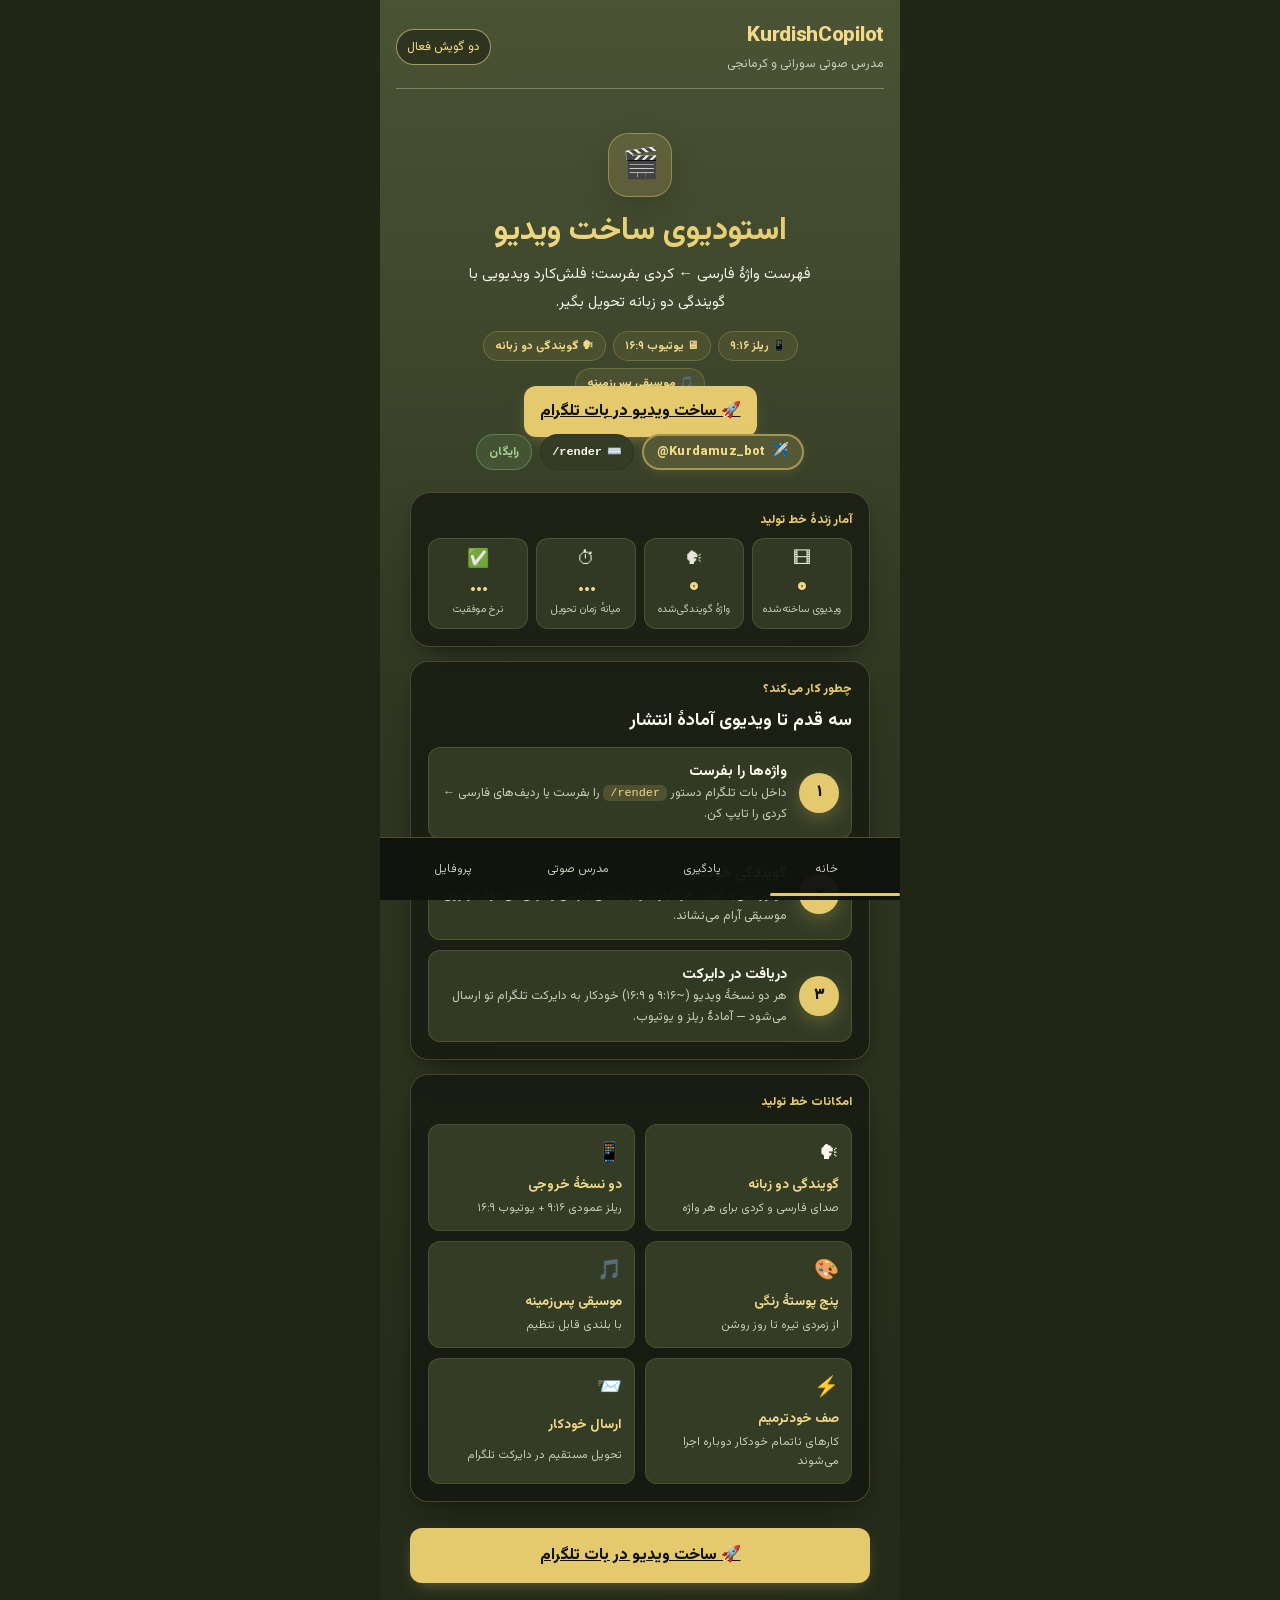
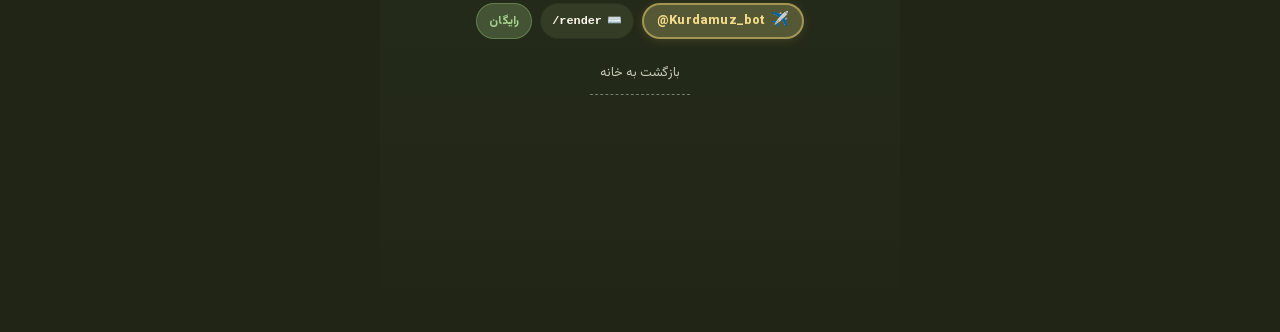
<file: functions/v1/miniapp/render.html>
<!DOCTYPE html><!--Pu9BifSPENZREfcTPyL5M--><html lang="fa" dir="rtl"><head><meta charSet="utf-8"/><meta name="viewport" content="width=device-width, initial-scale=1"/><link rel="preload" href="/functions/v1/miniapp/_next/static/media/1abbc144918f74fd-s.p.woff2" as="font" crossorigin="" type="font/woff2"/><link rel="preload" href="/functions/v1/miniapp/_next/static/media/fb12bdfc6f99d938-s.p.woff2" as="font" crossorigin="" type="font/woff2"/><link rel="stylesheet" href="/functions/v1/miniapp/_next/static/css/e7e2028186f9119a.css" data-precedence="next"/><link rel="preload" as="script" fetchPriority="low" href="/functions/v1/miniapp/_next/static/chunks/webpack-84cd2ee0ffd7a6a1.js"/><script src="/functions/v1/miniapp/_next/static/chunks/4bd1b696-c023c6e3521b1417.js" async=""></script><script src="/functions/v1/miniapp/_next/static/chunks/493-35e8513ee340bb49.js" async=""></script><script src="/functions/v1/miniapp/_next/static/chunks/main-app-99ed1f5a0929606e.js" async=""></script><script src="/functions/v1/miniapp/_next/static/chunks/619-ba102abea3e3d0e4.js" async=""></script><script src="/functions/v1/miniapp/_next/static/chunks/app/layout-237575fd6026482d.js" async=""></script><script src="/functions/v1/miniapp/_next/static/chunks/app/render/page-5499740b2af19dfb.js" async=""></script><link rel="preload" href="https://telegram.org/js/telegram-web-app.js" as="script"/><meta name="next-size-adjust" content=""/><title>KurdishCopilot | مدرس صوتی کردی</title><meta name="description" content="مینی‌اپ آموزشی سورانی و کرمانجی در تلگرام"/><link rel="icon" href="/functions/v1/miniapp/icon.svg?8cea87890adb1c42" type="image/svg+xml" sizes="any"/><script>
(function () {
  try {
    var valid = { olive: true, day: true, dark: true, pink: true };
    var saved = window.localStorage.getItem('kc-theme');
    var theme = valid[saved] ? saved : null;
    if (!theme) {
      var params = window.Telegram && window.Telegram.WebApp && window.Telegram.WebApp.themeParams;
      var bg = params && params.bg_color;
      if (bg && /^#[0-9a-f]{6}$/i.test(bg)) {
        var rgb = bg.slice(1).match(/.{2}/g).map(function (part) { return parseInt(part, 16); });
        var luminance = (0.299 * rgb[0] + 0.587 * rgb[1] + 0.114 * rgb[2]) / 255;
        theme = luminance < 0.48 ? 'dark' : 'day';
      }
    }
    document.documentElement.dataset.theme = theme || 'olive';
  } catch (error) {
    document.documentElement.dataset.theme = 'olive';
  }
})();
</script><script>window.__KC_BP="/functions/v1/miniapp";window.__KC_RB="https://bpfdsobekqkeeijeqsoo.supabase.co/functions/v1/miniapp";(function () {
  if (window.__kcMiniappShim) return;
  var BASE_PATH = window.__KC_BP || '';
  var RUNTIME_BASE = window.__KC_RB || '';
  if (!BASE_PATH && !RUNTIME_BASE) return;
  window.__kcMiniappShim = true;

  function isRscRequest(url, init, requestHeaders) {
    try {
      if (/[?&]_rsc=/.test(String(url))) return true;
      var headers = (init && init.headers) || null;
      if (headers) {
        if (typeof headers.get === 'function' && headers.get('rsc')) return true;
        if (headers['Rsc'] || headers['rsc'] || headers['RSC']) return true;
      }
      if (requestHeaders && typeof requestHeaders.get === 'function' && requestHeaders.get('rsc')) return true;
    } catch (error) { /* fall through */ }
    return false;
  }

  // Normalises fetch inputs to same-origin paths: document-origin absolute
  // URLs (Request#url is always absolute) become paths so the rewrite rules
  // can see them; foreign origins pass through untouched.
  function toSameOriginPath(url) {
    if (typeof url !== 'string') return url;
    if (/^https?:\/\//i.test(url)) {
      try {
        var abs = new URL(url);
        if (abs.origin === window.location.origin) return abs.pathname + abs.search;
      } catch (error) { /* malformed — leave as-is */ }
      return url;
    }
    return url;
  }

  function rewrite(url, init, requestHeaders) {
    var path = typeof url === 'string' ? toSameOriginPath(url) : url;
    if (typeof path !== 'string' || path.charAt(0) !== '/' || path.indexOf('//') === 0) return path;
    // API traffic always goes to the edge runtime (cross-origin, CORS).
    if (RUNTIME_BASE && path.indexOf('/api/') === 0) return RUNTIME_BASE + path;
    // RSC/flight traffic goes to the runtime as well: the document host can
    // only answer HTML, and text/x-component passes the Supabase gateway.
    if (RUNTIME_BASE && isRscRequest(path, init, requestHeaders)) {
      return RUNTIME_BASE + (path.indexOf(BASE_PATH) === 0 ? path.slice(BASE_PATH.length) : path);
    }
    // Everything else keeps the basePath (pages/assets on the document host).
    return BASE_PATH ? BASE_PATH + path : path;
  }

  var originalFetch = window.fetch.bind(window);
  window.fetch = function (input, init) {
    try {
      if (typeof input === 'string') {
        return originalFetch(rewrite(input, init), init);
      }
      // URL-object inputs: Next.js's router prefetches pass new URL(...) —
      // normalise to the href string so the rewrite rules can see it.
      if (input && typeof input === 'object' && typeof input.href === 'string') {
        var href = rewrite(input.href, init);
        if (href !== input.href) {
          return originalFetch(href, init);
        }
        return originalFetch(input, init);
      }
      if (typeof Request !== 'undefined' && input instanceof Request) {
        var rewritten = rewrite(input.url, init, input.headers);
        if (rewritten !== input.url && (input.method === 'GET' || input.method === 'HEAD')) {
          // Router/RSC fetches are body-less GETs: rebuilding via init (not a
          // Request clone) avoids inheriting a same-origin mode on the new
          // cross-origin URL. Bodied requests fall through untouched.
          return originalFetch(rewritten, {
            method: input.method,
            headers: input.headers,
            signal: input.signal,
            mode: 'cors'
          });
        }
      }
    } catch (error) { /* fall through to the untouched call */ }
    return originalFetch(input, init);
  };

  if (typeof XMLHttpRequest !== 'undefined') {
    var originalOpen = XMLHttpRequest.prototype.open;
    XMLHttpRequest.prototype.open = function (method, url) {
      var target = typeof url === 'string' ? toSameOriginPath(url) : url;
      if (typeof target === 'string' && target.charAt(0) === '/' && target.indexOf('//') !== 0) {
        target = (RUNTIME_BASE && target.indexOf('/api/') === 0)
          ? RUNTIME_BASE + target
          : (BASE_PATH ? BASE_PATH + target : target);
        var rest = Array.prototype.slice.call(arguments, 2);
        return originalOpen.apply(this, [method, target].concat(rest));
      }
      return originalOpen.apply(this, arguments);
    };
  }
})();</script><script src="/functions/v1/miniapp/_next/static/chunks/polyfills-42372ed130431b0a.js" noModule=""></script></head><body class="__variable_d4e4c3 __variable_b88586"><div hidden=""><!--$--><!--/$--></div><script>(self.__next_s=self.__next_s||[]).push(["https://telegram.org/js/telegram-web-app.js",{}])</script><main class="shell"><header class="topbar"><div class="brand"><span class="brand__name">KurdishCopilot</span><span class="brand__tag">مدرس صوتی سورانی و کرمانجی</span></div><span class="dialect-pill">دو گویش فعال</span></header><div class="route-stage"><main class="page studio-page" style="max-width:640px;margin:0 auto"><p style="text-align:center;opacity:0.65;padding:28px 16px">در حال بارگذاری استودیو…</p></main><!--$--><!--/$--></div></main><nav class="nav nav--motion" aria-label="ناوبری اصلی"><span class="nav__indicator" style="transform:translateX(-0%)" aria-hidden="true"></span><a class="nav__link" href="/functions/v1/miniapp"><span>خانه</span></a><a class="nav__link" href="/functions/v1/miniapp/learn"><span>یادگیری</span></a><a class="nav__link" href="/functions/v1/miniapp/voice"><span>مدرس صوتی</span></a><a class="nav__link" href="/functions/v1/miniapp/profile"><span>پروفایل</span></a></nav><script src="/functions/v1/miniapp/_next/static/chunks/webpack-84cd2ee0ffd7a6a1.js" id="_R_" async=""></script><script>(self.__next_f=self.__next_f||[]).push([0])</script><script>self.__next_f.push([1,"1:\"$Sreact.fragment\"\n7:I[7150,[],\"\"]\n:HL[\"/functions/v1/miniapp/_next/static/media/1abbc144918f74fd-s.p.woff2\",\"font\",{\"crossOrigin\":\"\",\"type\":\"font/woff2\"}]\n:HL[\"/functions/v1/miniapp/_next/static/media/fb12bdfc6f99d938-s.p.woff2\",\"font\",{\"crossOrigin\":\"\",\"type\":\"font/woff2\"}]\n:HL[\"/functions/v1/miniapp/_next/static/css/e7e2028186f9119a.css\",\"style\"]\n2:T10fb,"])</script><script>self.__next_f.push([1,"window.__KC_BP=\"/functions/v1/miniapp\";window.__KC_RB=\"https://bpfdsobekqkeeijeqsoo.supabase.co/functions/v1/miniapp\";(function () {\n  if (window.__kcMiniappShim) return;\n  var BASE_PATH = window.__KC_BP || '';\n  var RUNTIME_BASE = window.__KC_RB || '';\n  if (!BASE_PATH \u0026\u0026 !RUNTIME_BASE) return;\n  window.__kcMiniappShim = true;\n\n  function isRscRequest(url, init, requestHeaders) {\n    try {\n      if (/[?\u0026]_rsc=/.test(String(url))) return true;\n      var headers = (init \u0026\u0026 init.headers) || null;\n      if (headers) {\n        if (typeof headers.get === 'function' \u0026\u0026 headers.get('rsc')) return true;\n        if (headers['Rsc'] || headers['rsc'] || headers['RSC']) return true;\n      }\n      if (requestHeaders \u0026\u0026 typeof requestHeaders.get === 'function' \u0026\u0026 requestHeaders.get('rsc')) return true;\n    } catch (error) { /* fall through */ }\n    return false;\n  }\n\n  // Normalises fetch inputs to same-origin paths: document-origin absolute\n  // URLs (Request#url is always absolute) become paths so the rewrite rules\n  // can see them; foreign origins pass through untouched.\n  function toSameOriginPath(url) {\n    if (typeof url !== 'string') return url;\n    if (/^https?:\\/\\//i.test(url)) {\n      try {\n        var abs = new URL(url);\n        if (abs.origin === window.location.origin) return abs.pathname + abs.search;\n      } catch (error) { /* malformed — leave as-is */ }\n      return url;\n    }\n    return url;\n  }\n\n  function rewrite(url, init, requestHeaders) {\n    var path = typeof url === 'string' ? toSameOriginPath(url) : url;\n    if (typeof path !== 'string' || path.charAt(0) !== '/' || path.indexOf('//') === 0) return path;\n    // API traffic always goes to the edge runtime (cross-origin, CORS).\n    if (RUNTIME_BASE \u0026\u0026 path.indexOf('/api/') === 0) return RUNTIME_BASE + path;\n    // RSC/flight traffic goes to the runtime as well: the document host can\n    // only answer HTML, and text/x-component passes the Supabase gateway.\n    if (RUNTIME_BASE \u0026\u0026 isRscRequest(path, init, requestHeaders)) {\n      return RUNTIME_BASE + (path.indexOf(BASE_PATH) === 0 ? path.slice(BASE_PATH.length) : path);\n    }\n    // Everything else keeps the basePath (pages/assets on the document host).\n    return BASE_PATH ? BASE_PATH + path : path;\n  }\n\n  var originalFetch = window.fetch.bind(window);\n  window.fetch = function (input, init) {\n    try {\n      if (typeof input === 'string') {\n        return originalFetch(rewrite(input, init), init);\n      }\n      // URL-object inputs: Next.js's router prefetches pass new URL(...) —\n      // normalise to the href string so the rewrite rules can see it.\n      if (input \u0026\u0026 typeof input === 'object' \u0026\u0026 typeof input.href === 'string') {\n        var href = rewrite(input.href, init);\n        if (href !== input.href) {\n          return originalFetch(href, init);\n        }\n        return originalFetch(input, init);\n      }\n      if (typeof Request !== 'undefined' \u0026\u0026 input instanceof Request) {\n        var rewritten = rewrite(input.url, init, input.headers);\n        if (rewritten !== input.url \u0026\u0026 (input.method === 'GET' || input.method === 'HEAD')) {\n          // Router/RSC fetches are body-less GETs: rebuilding via init (not a\n          // Request clone) avoids inheriting a same-origin mode on the new\n          // cross-origin URL. Bodied requests fall through untouched.\n          return originalFetch(rewritten, {\n            method: input.method,\n            headers: input.headers,\n            signal: input.signal,\n            mode: 'cors'\n          });\n        }\n      }\n    } catch (error) { /* fall through to the untouched call */ }\n    return originalFetch(input, init);\n  };\n\n  if (typeof XMLHttpRequest !== 'undefined') {\n    var originalOpen = XMLHttpRequest.prototype.open;\n    XMLHttpRequest.prototype.open = function (method, url) {\n      var target = typeof url === 'string' ? toSameOriginPath(url) : url;\n      if (typeof target === 'string' \u0026\u0026 target.charAt(0) === '/' \u0026\u0026 target.indexOf('//') !== 0) {\n        target = (RUNTIME_BASE \u0026\u0026 target.indexOf('/api/') === 0)\n          ? RUNTIME_BASE + target\n          : (BASE_PATH ? BASE_PATH + target : target);\n        var rest = Array.prototype.slice.call(arguments, 2);\n        return originalOpen.apply(this, [method, target].concat(rest));\n      }\n      return originalOpen.apply(this, arguments);\n    };\n  }\n})();"])</script><script>self.__next_f.push([1,"0:{\"P\":null,\"b\":\"Pu9BifSPENZREfcTPyL5M\",\"p\":\"/functions/v1/miniapp\",\"c\":[\"\",\"render\"],\"i\":false,\"f\":[[[\"\",{\"children\":[\"render\",{\"children\":[\"__PAGE__\",{}]}]},\"$undefined\",\"$undefined\",true],[\"\",[\"$\",\"$1\",\"c\",{\"children\":[[[\"$\",\"link\",\"0\",{\"rel\":\"stylesheet\",\"href\":\"/functions/v1/miniapp/_next/static/css/e7e2028186f9119a.css\",\"precedence\":\"next\",\"crossOrigin\":\"$undefined\",\"nonce\":\"$undefined\"}]],[\"$\",\"html\",null,{\"lang\":\"fa\",\"dir\":\"rtl\",\"suppressHydrationWarning\":true,\"children\":[[\"$\",\"head\",null,{\"children\":[[\"$\",\"script\",null,{\"dangerouslySetInnerHTML\":{\"__html\":\"\\n(function () {\\n  try {\\n    var valid = { olive: true, day: true, dark: true, pink: true };\\n    var saved = window.localStorage.getItem('kc-theme');\\n    var theme = valid[saved] ? saved : null;\\n    if (!theme) {\\n      var params = window.Telegram \u0026\u0026 window.Telegram.WebApp \u0026\u0026 window.Telegram.WebApp.themeParams;\\n      var bg = params \u0026\u0026 params.bg_color;\\n      if (bg \u0026\u0026 /^#[0-9a-f]{6}$/i.test(bg)) {\\n        var rgb = bg.slice(1).match(/.{2}/g).map(function (part) { return parseInt(part, 16); });\\n        var luminance = (0.299 * rgb[0] + 0.587 * rgb[1] + 0.114 * rgb[2]) / 255;\\n        theme = luminance \u003c 0.48 ? 'dark' : 'day';\\n      }\\n    }\\n    document.documentElement.dataset.theme = theme || 'olive';\\n  } catch (error) {\\n    document.documentElement.dataset.theme = 'olive';\\n  }\\n})();\\n\"}}],[\"$\",\"script\",null,{\"dangerouslySetInnerHTML\":{\"__html\":\"$2\"}}]]}],\"$L3\"]}]]}],{\"children\":[\"render\",\"$L4\",{\"children\":[\"__PAGE__\",\"$L5\",{},null,false]},null,false]},null,false],\"$L6\",false]],\"m\":\"$undefined\",\"G\":[\"$7\",[]],\"s\":false,\"S\":true}\n"])</script><script>self.__next_f.push([1,"8:I[1402,[\"619\",\"static/chunks/619-ba102abea3e3d0e4.js\",\"177\",\"static/chunks/app/layout-237575fd6026482d.js\"],\"\"]\n9:I[7912,[\"619\",\"static/chunks/619-ba102abea3e3d0e4.js\",\"177\",\"static/chunks/app/layout-237575fd6026482d.js\"],\"default\"]\na:I[4157,[\"619\",\"static/chunks/619-ba102abea3e3d0e4.js\",\"177\",\"static/chunks/app/layout-237575fd6026482d.js\"],\"default\"]\nb:I[9766,[],\"\"]\nc:I[8924,[],\"\"]\nd:I[7409,[\"619\",\"static/chunks/619-ba102abea3e3d0e4.js\",\"177\",\"static/chunks/app/layout-237575fd6026482d.js\"],\"default\"]\ne:I[1959,[],\"ClientPageRoot\"]\nf:I[9671,[\"619\",\"static/chunks/619-ba102abea3e3d0e4.js\",\"515\",\"static/chunks/app/render/page-5499740b2af19dfb.js\"],\"default\"]\n12:I[4431,[],\"OutletBoundary\"]\n14:I[5278,[],\"AsyncMetadataOutlet\"]\n16:I[4431,[],\"ViewportBoundary\"]\n18:I[4431,[],\"MetadataBoundary\"]\n19:\"$Sreact.suspense\"\n"])</script><script>self.__next_f.push([1,"3:[\"$\",\"body\",null,{\"className\":\"__variable_d4e4c3 __variable_b88586\",\"children\":[[\"$\",\"$L8\",null,{\"src\":\"https://telegram.org/js/telegram-web-app.js\",\"strategy\":\"beforeInteractive\"}],[\"$\",\"$L9\",null,{\"children\":[[\"$\",\"main\",null,{\"className\":\"shell\",\"children\":[[\"$\",\"header\",null,{\"className\":\"topbar\",\"children\":[[\"$\",\"div\",null,{\"className\":\"brand\",\"children\":[[\"$\",\"span\",null,{\"className\":\"brand__name\",\"children\":\"KurdishCopilot\"}],[\"$\",\"span\",null,{\"className\":\"brand__tag\",\"children\":\"مدرس صوتی سورانی و کرمانجی\"}]]}],[\"$\",\"span\",null,{\"className\":\"dialect-pill\",\"children\":\"دو گویش فعال\"}]]}],[\"$\",\"$La\",null,{\"children\":[\"$\",\"$Lb\",null,{\"parallelRouterKey\":\"children\",\"error\":\"$undefined\",\"errorStyles\":\"$undefined\",\"errorScripts\":\"$undefined\",\"template\":[\"$\",\"$Lc\",null,{}],\"templateStyles\":\"$undefined\",\"templateScripts\":\"$undefined\",\"notFound\":[[[\"$\",\"title\",null,{\"children\":\"404: This page could not be found.\"}],[\"$\",\"div\",null,{\"style\":{\"fontFamily\":\"system-ui,\\\"Segoe UI\\\",Roboto,Helvetica,Arial,sans-serif,\\\"Apple Color Emoji\\\",\\\"Segoe UI Emoji\\\"\",\"height\":\"100vh\",\"textAlign\":\"center\",\"display\":\"flex\",\"flexDirection\":\"column\",\"alignItems\":\"center\",\"justifyContent\":\"center\"},\"children\":[\"$\",\"div\",null,{\"children\":[[\"$\",\"style\",null,{\"dangerouslySetInnerHTML\":{\"__html\":\"body{color:#000;background:#fff;margin:0}.next-error-h1{border-right:1px solid rgba(0,0,0,.3)}@media (prefers-color-scheme:dark){body{color:#fff;background:#000}.next-error-h1{border-right:1px solid rgba(255,255,255,.3)}}\"}}],[\"$\",\"h1\",null,{\"className\":\"next-error-h1\",\"style\":{\"display\":\"inline-block\",\"margin\":\"0 20px 0 0\",\"padding\":\"0 23px 0 0\",\"fontSize\":24,\"fontWeight\":500,\"verticalAlign\":\"top\",\"lineHeight\":\"49px\"},\"children\":404}],[\"$\",\"div\",null,{\"style\":{\"display\":\"inline-block\"},\"children\":[\"$\",\"h2\",null,{\"style\":{\"fontSize\":14,\"fontWeight\":400,\"lineHeight\":\"49px\",\"margin\":0},\"children\":\"This page could not be found.\"}]}]]}]}]],[]],\"forbidden\":\"$undefined\",\"unauthorized\":\"$undefined\"}]}]]}],[\"$\",\"$Ld\",null,{}]]}]]}]\n"])</script><script>self.__next_f.push([1,"4:[\"$\",\"$1\",\"c\",{\"children\":[null,[\"$\",\"$Lb\",null,{\"parallelRouterKey\":\"children\",\"error\":\"$undefined\",\"errorStyles\":\"$undefined\",\"errorScripts\":\"$undefined\",\"template\":[\"$\",\"$Lc\",null,{}],\"templateStyles\":\"$undefined\",\"templateScripts\":\"$undefined\",\"notFound\":\"$undefined\",\"forbidden\":\"$undefined\",\"unauthorized\":\"$undefined\"}]]}]\n5:[\"$\",\"$1\",\"c\",{\"children\":[[\"$\",\"$Le\",null,{\"Component\":\"$f\",\"searchParams\":{},\"params\":{},\"promises\":[\"$@10\",\"$@11\"]}],null,[\"$\",\"$L12\",null,{\"children\":[\"$L13\",[\"$\",\"$L14\",null,{\"promise\":\"$@15\"}]]}]]}]\n6:[\"$\",\"$1\",\"h\",{\"children\":[null,[[\"$\",\"$L16\",null,{\"children\":\"$L17\"}],[\"$\",\"meta\",null,{\"name\":\"next-size-adjust\",\"content\":\"\"}]],[\"$\",\"$L18\",null,{\"children\":[\"$\",\"div\",null,{\"hidden\":true,\"children\":[\"$\",\"$19\",null,{\"fallback\":null,\"children\":\"$L1a\"}]}]}]]}]\n"])</script><script>self.__next_f.push([1,"10:{}\n11:\"$5:props:children:0:props:params\"\n"])</script><script>self.__next_f.push([1,"17:[[\"$\",\"meta\",\"0\",{\"charSet\":\"utf-8\"}],[\"$\",\"meta\",\"1\",{\"name\":\"viewport\",\"content\":\"width=device-width, initial-scale=1\"}]]\n13:null\n"])</script><script>self.__next_f.push([1,"1b:I[622,[],\"IconMark\"]\n15:{\"metadata\":[[\"$\",\"title\",\"0\",{\"children\":\"KurdishCopilot | مدرس صوتی کردی\"}],[\"$\",\"meta\",\"1\",{\"name\":\"description\",\"content\":\"مینی‌اپ آموزشی سورانی و کرمانجی در تلگرام\"}],[\"$\",\"link\",\"2\",{\"rel\":\"icon\",\"href\":\"/functions/v1/miniapp/icon.svg?8cea87890adb1c42\",\"type\":\"image/svg+xml\",\"sizes\":\"any\"}],[\"$\",\"$L1b\",\"3\",{}]],\"error\":null,\"digest\":\"$undefined\"}\n"])</script><script>self.__next_f.push([1,"1a:\"$15:metadata\"\n"])</script></body></html>
</file>
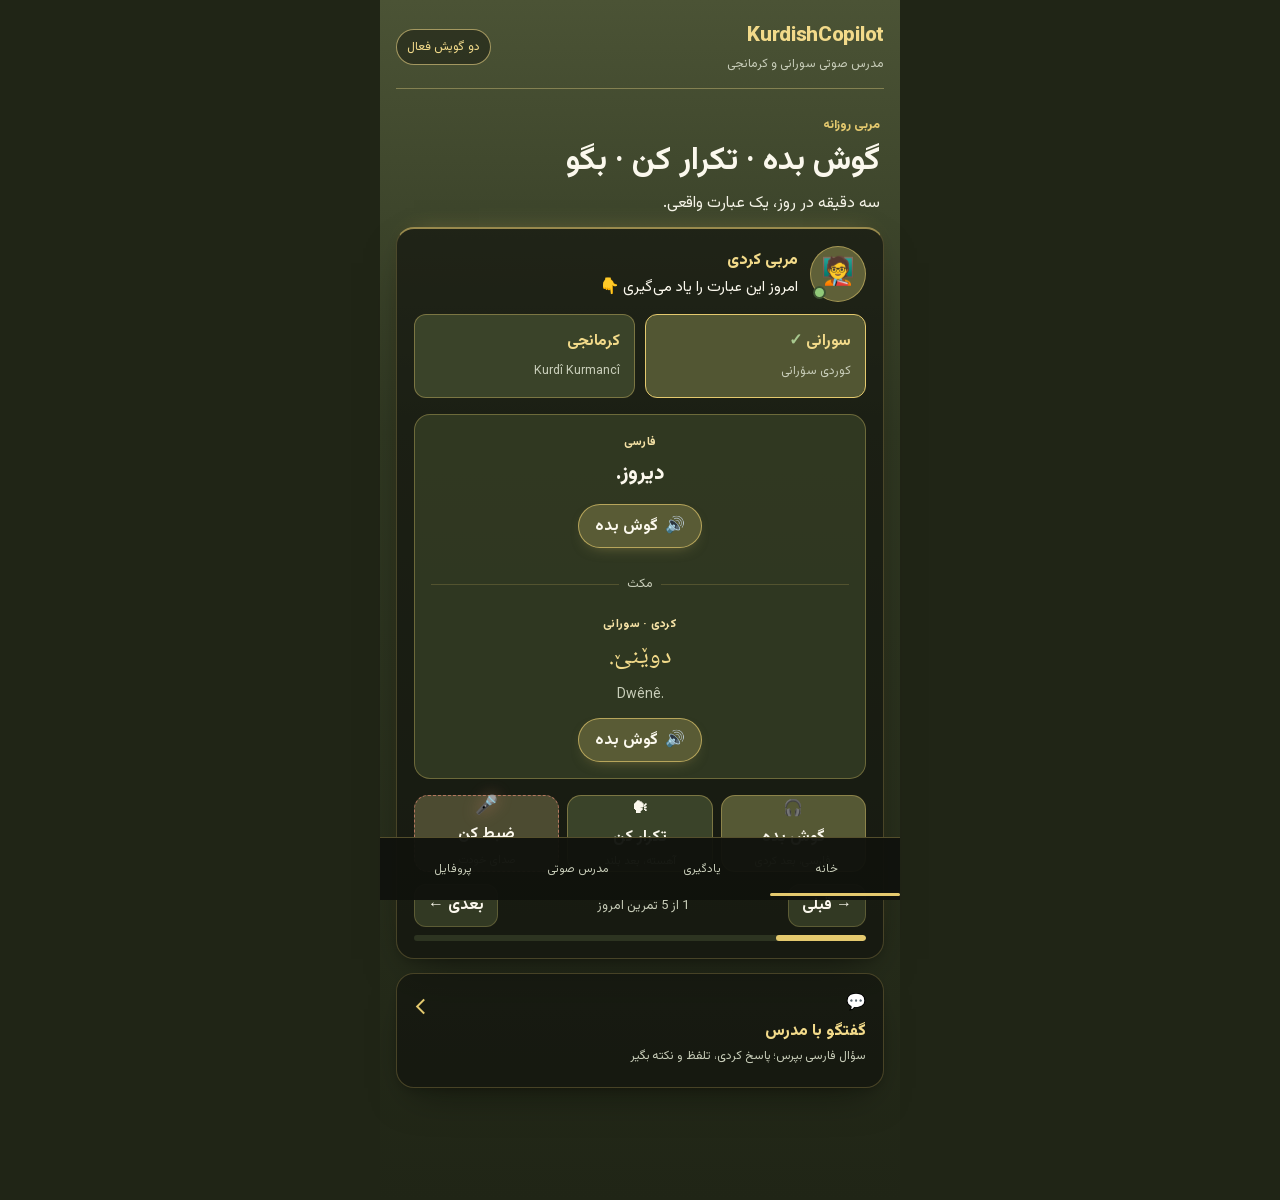
<file: functions/v1/miniapp/voice.html>
<!DOCTYPE html><html lang="fa" dir="rtl"><head><meta charSet="utf-8"/><meta name="viewport" content="width=device-width, initial-scale=1"/><link rel="stylesheet" href="/functions/v1/miniapp/_next/static/css/e7e2028186f9119a.css" data-precedence="next"/><link rel="preload" as="script" fetchPriority="low" href="/functions/v1/miniapp/_next/static/chunks/webpack-84cd2ee0ffd7a6a1.js"/><script src="/functions/v1/miniapp/_next/static/chunks/4bd1b696-c023c6e3521b1417.js" async=""></script><script src="/functions/v1/miniapp/_next/static/chunks/493-35e8513ee340bb49.js" async=""></script><script src="/functions/v1/miniapp/_next/static/chunks/main-app-99ed1f5a0929606e.js" async=""></script><script src="/functions/v1/miniapp/_next/static/chunks/619-ba102abea3e3d0e4.js" async=""></script><script src="/functions/v1/miniapp/_next/static/chunks/app/layout-237575fd6026482d.js" async=""></script><script src="/functions/v1/miniapp/_next/static/chunks/app/voice/error-4b0d6dba15b656c4.js" async=""></script><script src="/functions/v1/miniapp/_next/static/chunks/296-aa02d9af162417f2.js" async=""></script><script src="/functions/v1/miniapp/_next/static/chunks/app/voice/page-2811bb59ce0b5810.js" async=""></script><link rel="preload" href="https://telegram.org/js/telegram-web-app.js" as="script"/><meta name="next-size-adjust" content=""/><title>مدرس صوتی | KurdishCopilot</title><meta name="description" content="هر روز یک عبارت: گوش بده، تکرار کن، ضبط کن"/><link rel="icon" href="/functions/v1/miniapp/icon.svg?8cea87890adb1c42" type="image/svg+xml" sizes="any"/><script>
(function () {
  try {
    var valid = { olive: true, day: true, dark: true, pink: true };
    var saved = window.localStorage.getItem('kc-theme');
    var theme = valid[saved] ? saved : null;
    if (!theme) {
      var params = window.Telegram && window.Telegram.WebApp && window.Telegram.WebApp.themeParams;
      var bg = params && params.bg_color;
      if (bg && /^#[0-9a-f]{6}$/i.test(bg)) {
        var rgb = bg.slice(1).match(/.{2}/g).map(function (part) { return parseInt(part, 16); });
        var luminance = (0.299 * rgb[0] + 0.587 * rgb[1] + 0.114 * rgb[2]) / 255;
        theme = luminance < 0.48 ? 'dark' : 'day';
      }
    }
    document.documentElement.dataset.theme = theme || 'olive';
  } catch (error) {
    document.documentElement.dataset.theme = 'olive';
  }
})();
</script><script>window.__KC_BP="/functions/v1/miniapp";window.__KC_RB="https://bpfdsobekqkeeijeqsoo.supabase.co/functions/v1/miniapp";(function () {
  if (window.__kcMiniappShim) return;
  var BASE_PATH = window.__KC_BP || '';
  var RUNTIME_BASE = window.__KC_RB || '';
  if (!BASE_PATH && !RUNTIME_BASE) return;
  window.__kcMiniappShim = true;

  function isRscRequest(url, init, requestHeaders) {
    try {
      if (/[?&]_rsc=/.test(String(url))) return true;
      var headers = (init && init.headers) || null;
      if (headers) {
        if (typeof headers.get === 'function' && headers.get('rsc')) return true;
        if (headers['Rsc'] || headers['rsc'] || headers['RSC']) return true;
      }
      if (requestHeaders && typeof requestHeaders.get === 'function' && requestHeaders.get('rsc')) return true;
    } catch (error) { /* fall through */ }
    return false;
  }

  // Normalises fetch inputs to same-origin paths: document-origin absolute
  // URLs (Request#url is always absolute) become paths so the rewrite rules
  // can see them; foreign origins pass through untouched.
  function toSameOriginPath(url) {
    if (typeof url !== 'string') return url;
    if (/^https?:\/\//i.test(url)) {
      try {
        var abs = new URL(url);
        if (abs.origin === window.location.origin) return abs.pathname + abs.search;
      } catch (error) { /* malformed — leave as-is */ }
      return url;
    }
    return url;
  }

  function rewrite(url, init, requestHeaders) {
    var path = typeof url === 'string' ? toSameOriginPath(url) : url;
    if (typeof path !== 'string' || path.charAt(0) !== '/' || path.indexOf('//') === 0) return path;
    // API traffic always goes to the edge runtime (cross-origin, CORS).
    if (RUNTIME_BASE && path.indexOf('/api/') === 0) return RUNTIME_BASE + path;
    // RSC/flight traffic goes to the runtime as well: the document host can
    // only answer HTML, and text/x-component passes the Supabase gateway.
    if (RUNTIME_BASE && isRscRequest(path, init, requestHeaders)) {
      return RUNTIME_BASE + (path.indexOf(BASE_PATH) === 0 ? path.slice(BASE_PATH.length) : path);
    }
    // Everything else keeps the basePath (pages/assets on the document host).
    return BASE_PATH ? BASE_PATH + path : path;
  }

  var originalFetch = window.fetch.bind(window);
  window.fetch = function (input, init) {
    try {
      if (typeof input === 'string') {
        return originalFetch(rewrite(input, init), init);
      }
      // URL-object inputs: Next.js's router prefetches pass new URL(...) —
      // normalise to the href string so the rewrite rules can see it.
      if (input && typeof input === 'object' && typeof input.href === 'string') {
        var href = rewrite(input.href, init);
        if (href !== input.href) {
          return originalFetch(href, init);
        }
        return originalFetch(input, init);
      }
      if (typeof Request !== 'undefined' && input instanceof Request) {
        var rewritten = rewrite(input.url, init, input.headers);
        if (rewritten !== input.url && (input.method === 'GET' || input.method === 'HEAD')) {
          // Router/RSC fetches are body-less GETs: rebuilding via init (not a
          // Request clone) avoids inheriting a same-origin mode on the new
          // cross-origin URL. Bodied requests fall through untouched.
          return originalFetch(rewritten, {
            method: input.method,
            headers: input.headers,
            signal: input.signal,
            mode: 'cors'
          });
        }
      }
    } catch (error) { /* fall through to the untouched call */ }
    return originalFetch(input, init);
  };

  if (typeof XMLHttpRequest !== 'undefined') {
    var originalOpen = XMLHttpRequest.prototype.open;
    XMLHttpRequest.prototype.open = function (method, url) {
      var target = typeof url === 'string' ? toSameOriginPath(url) : url;
      if (typeof target === 'string' && target.charAt(0) === '/' && target.indexOf('//') !== 0) {
        target = (RUNTIME_BASE && target.indexOf('/api/') === 0)
          ? RUNTIME_BASE + target
          : (BASE_PATH ? BASE_PATH + target : target);
        var rest = Array.prototype.slice.call(arguments, 2);
        return originalOpen.apply(this, [method, target].concat(rest));
      }
      return originalOpen.apply(this, arguments);
    };
  }
})();</script><script src="/functions/v1/miniapp/_next/static/chunks/polyfills-42372ed130431b0a.js" noModule=""></script></head><body class="__variable_d4e4c3 __variable_b88586"><div hidden=""><!--$--><!--/$--></div><script>(self.__next_s=self.__next_s||[]).push(["https://telegram.org/js/telegram-web-app.js",{}])</script><main class="shell"><header class="topbar"><div class="brand"><span class="brand__name">KurdishCopilot</span><span class="brand__tag">مدرس صوتی سورانی و کرمانجی</span></div><span class="dialect-pill">دو گویش فعال</span></header><div class="route-stage"><section class="hero" style="padding-bottom:8px"><div class="card__eyebrow">مربی روزانه</div><h1 style="font-size:2rem">گوش بده · تکرار کن · بگو</h1><p>سه دقیقه در روز، یک عبارت واقعی.</p></section><section class="card card--accent coach" aria-label="مربی روزانه"><div class="coach__head"><div class="coach__avatar" aria-hidden="true">🧑‍🏫<span class="coach__avatar-dot" title="مربی آماده است"></span></div><div class="coach__meta"><span class="coach__name">مربی کردی</span><span class="coach__say">امروز این عبارت را یاد می‌گیری 👇</span></div></div><div class="grid grid--two" role="group" aria-label="انتخاب گویش" style="margin-top:12px"><button type="button" class="action dialect-action dialect-action--active" aria-pressed="true"><strong>سورانی</strong><span>کوردی سۆرانی</span></button><button type="button" class="action dialect-action" aria-pressed="false"><strong>کرمانجی</strong><span>Kurdî Kurmancî</span></button></div><div class="coach__phrase"><div class="coach__stage-glow" aria-hidden="true"></div><div class="coach__line"><span class="coach__lang">فارسی</span><div class="coach__fa">این را می‌خواهم.</div><button type="button" class="coach__play" aria-label="پخش صدای فارسی"><span class="coach__play-icon" aria-hidden="true">🔊</span>گوش بده</button></div><div class="coach__divider" aria-hidden="true">مکث</div><div class="coach__line"><span class="coach__lang">کردی · <!-- -->سورانی</span><div class="coach__ku" dir="rtl">ئەمە دەوێم.</div><div class="coach__translit" dir="ltr">Eme dewêm.</div><button type="button" class="coach__play" aria-label="پخش صدای کردی"><span class="coach__play-icon" aria-hidden="true">🔊</span>گوش بده</button></div></div><div class="coach__actions" role="group" aria-label="کنترل‌های تمرین"><button type="button" class="coach__btn coach__btn--primary"><span aria-hidden="true">🎧</span>گوش بده<small>فارسی، بعد کردی</small></button><button type="button" class="coach__btn"><span aria-hidden="true">🗣</span>تکرار کن<small>آهسته، بعد بلند</small></button><button type="button" class="coach__btn coach__btn--record"><span class="coach__btn-mic" aria-hidden="true">🎤</span>ضبط کن<small>صدای خودت</small></button></div><div class="coach__nav"><button type="button" class="secondary-action" aria-label="عبارت قبلی">→ قبلی</button><span class="coach__progress">1<!-- --> از <!-- -->5<!-- --> تمرین امروز</span><button type="button" class="secondary-action" aria-label="عبارت بعدی">بعدی ←</button></div><div class="coach__meter" role="progressbar" aria-valuemin="1" aria-valuemax="5" aria-valuenow="1" aria-label="پیشرفت تمرین امروز"><div class="coach__meter-fill" style="width:20%"></div></div></section><details class="card voice-advanced" style="margin-top:14px"><summary class="quiz-advanced__summary"><span aria-hidden="true">💬</span> گفتگو با مدرس<span class="quiz-advanced__hint">سؤال فارسی بپرس؛ پاسخ کردی، تلفظ و نکته بگیر</span></summary><section id="voice" class="card voice-chat" aria-live="polite"><div class="card__eyebrow">مدرس صوتی فارسی‌فهم</div><h2>گفتگو با KurdishCopilot</h2><p>یک پیام فارسی بفرست؛ مدرس پاسخ کردی، تلفظ و نکتهٔ کوتاه می‌دهد.</p><div class="grid grid--two" role="group" aria-label="انتخاب گویش مدرس" style="margin-top:10px"><button type="button" class="action dialect-action dialect-action--active" aria-pressed="true"><strong>سورانی</strong><span>کوردی سۆرانی</span></button><button type="button" class="action dialect-action" aria-pressed="false"><strong>کرمانجی</strong><span>Kurdî Kurmancî</span></button></div><button class="voice-orb voice-orb--idle" type="button" aria-label="شروع مکالمهٔ زنده" aria-pressed="false"><span class="voice-orb__halo" aria-hidden="true"></span><span class="voice-orb__core" aria-hidden="true">●</span><span class="voice-orb__state">مکالمهٔ زنده</span></button><div class="chat-thread" aria-label="گفتگوی مدرس صوتی"><div class="chat-bubble chat-bubble--teacher"><span class="chat-bubble__label">KurdishCopilot</span><p>سلام! امروز روی یک عبارت کوتاه کردی کار کنیم؟</p></div><div class="chat-bubble chat-bubble--user"><span class="chat-bubble__label">تو</span><p>سلام به کردی چطور می‌شود؟</p></div></div><div class="voice-composer"><input aria-label="درخواست فارسی" maxLength="500" placeholder="مثلاً: سلام به کردی چطور می‌شود؟" value="سلام به کردی چطور می‌شود؟"/><div class="grid grid--two"><button class="cta" type="button">میکروفون در دسترس نیست</button><button class="action" type="button"><strong>پرسیدن از مدرس</strong><span>با متن فارسی</span></button></div></div><p class="voice-status">برای مکالمهٔ زنده دایره را لمس کن، یا درخواستت را فارسی بنویس.</p></section></details><!--$--><!--/$--></div></main><nav class="nav nav--motion" aria-label="ناوبری اصلی"><span class="nav__indicator" style="transform:translateX(-200%)" aria-hidden="true"></span><a class="nav__link" href="/functions/v1/miniapp"><span>خانه</span></a><a class="nav__link" href="/functions/v1/miniapp/learn"><span>یادگیری</span></a><a class="nav__link nav__link--active" aria-current="page" href="/functions/v1/miniapp/voice"><span>مدرس صوتی</span></a><a class="nav__link" href="/functions/v1/miniapp/profile"><span>پروفایل</span></a></nav><script src="/functions/v1/miniapp/_next/static/chunks/webpack-84cd2ee0ffd7a6a1.js" id="_R_" async=""></script><script>(self.__next_f=self.__next_f||[]).push([0])</script><script>self.__next_f.push([1,"1:\"$Sreact.fragment\"\n7:I[7150,[],\"\"]\n8:I[1402,[\"619\",\"static/chunks/619-ba102abea3e3d0e4.js\",\"177\",\"static/chunks/app/layout-237575fd6026482d.js\"],\"\"]\n9:I[7912,[\"619\",\"static/chunks/619-ba102abea3e3d0e4.js\",\"177\",\"static/chunks/app/layout-237575fd6026482d.js\"],\"default\"]\na:I[4157,[\"619\",\"static/chunks/619-ba102abea3e3d0e4.js\",\"177\",\"static/chunks/app/layout-237575fd6026482d.js\"],\"default\"]\nb:I[9766,[],\"\"]\nc:I[8924,[],\"\"]\nd:I[7409,[\"619\",\"static/chunks/619-ba102abea3e3d0e4.js\",\"177\",\"static/chunks/app/layout-237575fd6026482d.js\"],\"default\"]\ne:I[3970,[\"736\",\"static/chunks/app/voice/error-4b0d6dba15b656c4.js\"],\"default\"]\n10:I[4431,[],\"OutletBoundary\"]\n12:I[5278,[],\"AsyncMetadataOutlet\"]\n14:I[4431,[],\"ViewportBoundary\"]\n16:I[4431,[],\"MetadataBoundary\"]\n17:\"$Sreact.suspense\"\n19:I[9693,[\"296\",\"static/chunks/296-aa02d9af162417f2.js\",\"583\",\"static/chunks/app/voice/page-2811bb59ce0b5810.js\"],\"default\"]\n1a:I[1459,[\"296\",\"static/chunks/296-aa02d9af162417f2.js\",\"583\",\"static/chunks/app/voice/page-2811bb59ce0b5810.js\"],\"default\"]\n1b:I[622,[],\"IconMark\"]\n:HL[\"/functions/v1/miniapp/_next/static/media/1abbc144918f74fd-s.p.woff2\",\"font\",{\"crossOrigin\":\"\",\"type\":\"font/woff2\"}]\n:HL[\"/functions/v1/miniapp/_next/static/media/fb12bdfc6f99d938-s.p.woff2\",\"font\",{\"crossOrigin\":\"\",\"type\":\"font/woff2\"}]\n:HL[\"/functions/v1/miniapp/_next/static/css/e7e2028186f9119a.css\",\"style\"]\n2:T10fb,"])</script><script>self.__next_f.push([1,"window.__KC_BP=\"/functions/v1/miniapp\";window.__KC_RB=\"https://bpfdsobekqkeeijeqsoo.supabase.co/functions/v1/miniapp\";(function () {\n  if (window.__kcMiniappShim) return;\n  var BASE_PATH = window.__KC_BP || '';\n  var RUNTIME_BASE = window.__KC_RB || '';\n  if (!BASE_PATH \u0026\u0026 !RUNTIME_BASE) return;\n  window.__kcMiniappShim = true;\n\n  function isRscRequest(url, init, requestHeaders) {\n    try {\n      if (/[?\u0026]_rsc=/.test(String(url))) return true;\n      var headers = (init \u0026\u0026 init.headers) || null;\n      if (headers) {\n        if (typeof headers.get === 'function' \u0026\u0026 headers.get('rsc')) return true;\n        if (headers['Rsc'] || headers['rsc'] || headers['RSC']) return true;\n      }\n      if (requestHeaders \u0026\u0026 typeof requestHeaders.get === 'function' \u0026\u0026 requestHeaders.get('rsc')) return true;\n    } catch (error) { /* fall through */ }\n    return false;\n  }\n\n  // Normalises fetch inputs to same-origin paths: document-origin absolute\n  // URLs (Request#url is always absolute) become paths so the rewrite rules\n  // can see them; foreign origins pass through untouched.\n  function toSameOriginPath(url) {\n    if (typeof url !== 'string') return url;\n    if (/^https?:\\/\\//i.test(url)) {\n      try {\n        var abs = new URL(url);\n        if (abs.origin === window.location.origin) return abs.pathname + abs.search;\n      } catch (error) { /* malformed — leave as-is */ }\n      return url;\n    }\n    return url;\n  }\n\n  function rewrite(url, init, requestHeaders) {\n    var path = typeof url === 'string' ? toSameOriginPath(url) : url;\n    if (typeof path !== 'string' || path.charAt(0) !== '/' || path.indexOf('//') === 0) return path;\n    // API traffic always goes to the edge runtime (cross-origin, CORS).\n    if (RUNTIME_BASE \u0026\u0026 path.indexOf('/api/') === 0) return RUNTIME_BASE + path;\n    // RSC/flight traffic goes to the runtime as well: the document host can\n    // only answer HTML, and text/x-component passes the Supabase gateway.\n    if (RUNTIME_BASE \u0026\u0026 isRscRequest(path, init, requestHeaders)) {\n      return RUNTIME_BASE + (path.indexOf(BASE_PATH) === 0 ? path.slice(BASE_PATH.length) : path);\n    }\n    // Everything else keeps the basePath (pages/assets on the document host).\n    return BASE_PATH ? BASE_PATH + path : path;\n  }\n\n  var originalFetch = window.fetch.bind(window);\n  window.fetch = function (input, init) {\n    try {\n      if (typeof input === 'string') {\n        return originalFetch(rewrite(input, init), init);\n      }\n      // URL-object inputs: Next.js's router prefetches pass new URL(...) —\n      // normalise to the href string so the rewrite rules can see it.\n      if (input \u0026\u0026 typeof input === 'object' \u0026\u0026 typeof input.href === 'string') {\n        var href = rewrite(input.href, init);\n        if (href !== input.href) {\n          return originalFetch(href, init);\n        }\n        return originalFetch(input, init);\n      }\n      if (typeof Request !== 'undefined' \u0026\u0026 input instanceof Request) {\n        var rewritten = rewrite(input.url, init, input.headers);\n        if (rewritten !== input.url \u0026\u0026 (input.method === 'GET' || input.method === 'HEAD')) {\n          // Router/RSC fetches are body-less GETs: rebuilding via init (not a\n          // Request clone) avoids inheriting a same-origin mode on the new\n          // cross-origin URL. Bodied requests fall through untouched.\n          return originalFetch(rewritten, {\n            method: input.method,\n            headers: input.headers,\n            signal: input.signal,\n            mode: 'cors'\n          });\n        }\n      }\n    } catch (error) { /* fall through to the untouched call */ }\n    return originalFetch(input, init);\n  };\n\n  if (typeof XMLHttpRequest !== 'undefined') {\n    var originalOpen = XMLHttpRequest.prototype.open;\n    XMLHttpRequest.prototype.open = function (method, url) {\n      var target = typeof url === 'string' ? toSameOriginPath(url) : url;\n      if (typeof target === 'string' \u0026\u0026 target.charAt(0) === '/' \u0026\u0026 target.indexOf('//') !== 0) {\n        target = (RUNTIME_BASE \u0026\u0026 target.indexOf('/api/') === 0)\n          ? RUNTIME_BASE + target\n          : (BASE_PATH ? BASE_PATH + target : target);\n        var rest = Array.prototype.slice.call(arguments, 2);\n        return originalOpen.apply(this, [method, target].concat(rest));\n      }\n      return originalOpen.apply(this, arguments);\n    };\n  }\n})();"])</script><script>self.__next_f.push([1,"0:{\"P\":null,\"b\":\"Pu9BifSPENZREfcTPyL5M\",\"p\":\"/functions/v1/miniapp\",\"c\":[\"\",\"voice\"],\"i\":false,\"f\":[[[\"\",{\"children\":[\"voice\",{\"children\":[\"__PAGE__\",{}]}]},\"$undefined\",\"$undefined\",true],[\"\",[\"$\",\"$1\",\"c\",{\"children\":[[[\"$\",\"link\",\"0\",{\"rel\":\"stylesheet\",\"href\":\"/functions/v1/miniapp/_next/static/css/e7e2028186f9119a.css\",\"precedence\":\"next\",\"crossOrigin\":\"$undefined\",\"nonce\":\"$undefined\"}]],[\"$\",\"html\",null,{\"lang\":\"fa\",\"dir\":\"rtl\",\"suppressHydrationWarning\":true,\"children\":[[\"$\",\"head\",null,{\"children\":[[\"$\",\"script\",null,{\"dangerouslySetInnerHTML\":{\"__html\":\"\\n(function () {\\n  try {\\n    var valid = { olive: true, day: true, dark: true, pink: true };\\n    var saved = window.localStorage.getItem('kc-theme');\\n    var theme = valid[saved] ? saved : null;\\n    if (!theme) {\\n      var params = window.Telegram \u0026\u0026 window.Telegram.WebApp \u0026\u0026 window.Telegram.WebApp.themeParams;\\n      var bg = params \u0026\u0026 params.bg_color;\\n      if (bg \u0026\u0026 /^#[0-9a-f]{6}$/i.test(bg)) {\\n        var rgb = bg.slice(1).match(/.{2}/g).map(function (part) { return parseInt(part, 16); });\\n        var luminance = (0.299 * rgb[0] + 0.587 * rgb[1] + 0.114 * rgb[2]) / 255;\\n        theme = luminance \u003c 0.48 ? 'dark' : 'day';\\n      }\\n    }\\n    document.documentElement.dataset.theme = theme || 'olive';\\n  } catch (error) {\\n    document.documentElement.dataset.theme = 'olive';\\n  }\\n})();\\n\"}}],[\"$\",\"script\",null,{\"dangerouslySetInnerHTML\":{\"__html\":\"$2\"}}]]}],\"$L3\"]}]]}],{\"children\":[\"voice\",\"$L4\",{\"children\":[\"__PAGE__\",\"$L5\",{},null,false]},null,false]},null,false],\"$L6\",false]],\"m\":\"$undefined\",\"G\":[\"$7\",[]],\"s\":false,\"S\":false}\n"])</script><script>self.__next_f.push([1,"3:[\"$\",\"body\",null,{\"className\":\"__variable_d4e4c3 __variable_b88586\",\"children\":[[\"$\",\"$L8\",null,{\"src\":\"https://telegram.org/js/telegram-web-app.js\",\"strategy\":\"beforeInteractive\"}],[\"$\",\"$L9\",null,{\"children\":[[\"$\",\"main\",null,{\"className\":\"shell\",\"children\":[[\"$\",\"header\",null,{\"className\":\"topbar\",\"children\":[[\"$\",\"div\",null,{\"className\":\"brand\",\"children\":[[\"$\",\"span\",null,{\"className\":\"brand__name\",\"children\":\"KurdishCopilot\"}],[\"$\",\"span\",null,{\"className\":\"brand__tag\",\"children\":\"مدرس صوتی سورانی و کرمانجی\"}]]}],[\"$\",\"span\",null,{\"className\":\"dialect-pill\",\"children\":\"دو گویش فعال\"}]]}],[\"$\",\"$La\",null,{\"children\":[\"$\",\"$Lb\",null,{\"parallelRouterKey\":\"children\",\"error\":\"$undefined\",\"errorStyles\":\"$undefined\",\"errorScripts\":\"$undefined\",\"template\":[\"$\",\"$Lc\",null,{}],\"templateStyles\":\"$undefined\",\"templateScripts\":\"$undefined\",\"notFound\":[[[\"$\",\"title\",null,{\"children\":\"404: This page could not be found.\"}],[\"$\",\"div\",null,{\"style\":{\"fontFamily\":\"system-ui,\\\"Segoe UI\\\",Roboto,Helvetica,Arial,sans-serif,\\\"Apple Color Emoji\\\",\\\"Segoe UI Emoji\\\"\",\"height\":\"100vh\",\"textAlign\":\"center\",\"display\":\"flex\",\"flexDirection\":\"column\",\"alignItems\":\"center\",\"justifyContent\":\"center\"},\"children\":[\"$\",\"div\",null,{\"children\":[[\"$\",\"style\",null,{\"dangerouslySetInnerHTML\":{\"__html\":\"body{color:#000;background:#fff;margin:0}.next-error-h1{border-right:1px solid rgba(0,0,0,.3)}@media (prefers-color-scheme:dark){body{color:#fff;background:#000}.next-error-h1{border-right:1px solid rgba(255,255,255,.3)}}\"}}],[\"$\",\"h1\",null,{\"className\":\"next-error-h1\",\"style\":{\"display\":\"inline-block\",\"margin\":\"0 20px 0 0\",\"padding\":\"0 23px 0 0\",\"fontSize\":24,\"fontWeight\":500,\"verticalAlign\":\"top\",\"lineHeight\":\"49px\"},\"children\":404}],[\"$\",\"div\",null,{\"style\":{\"display\":\"inline-block\"},\"children\":[\"$\",\"h2\",null,{\"style\":{\"fontSize\":14,\"fontWeight\":400,\"lineHeight\":\"49px\",\"margin\":0},\"children\":\"This page could not be found.\"}]}]]}]}]],[]],\"forbidden\":\"$undefined\",\"unauthorized\":\"$undefined\"}]}]]}],[\"$\",\"$Ld\",null,{}]]}]]}]\n"])</script><script>self.__next_f.push([1,"4:[\"$\",\"$1\",\"c\",{\"children\":[null,[\"$\",\"$Lb\",null,{\"parallelRouterKey\":\"children\",\"error\":\"$e\",\"errorStyles\":[],\"errorScripts\":[],\"template\":[\"$\",\"$Lc\",null,{}],\"templateStyles\":\"$undefined\",\"templateScripts\":\"$undefined\",\"notFound\":\"$undefined\",\"forbidden\":\"$undefined\",\"unauthorized\":\"$undefined\"}]]}]\n5:[\"$\",\"$1\",\"c\",{\"children\":[\"$Lf\",null,[\"$\",\"$L10\",null,{\"children\":[\"$L11\",[\"$\",\"$L12\",null,{\"promise\":\"$@13\"}]]}]]}]\n6:[\"$\",\"$1\",\"h\",{\"children\":[null,[[\"$\",\"$L14\",null,{\"children\":\"$L15\"}],[\"$\",\"meta\",null,{\"name\":\"next-size-adjust\",\"content\":\"\"}]],[\"$\",\"$L16\",null,{\"children\":[\"$\",\"div\",null,{\"hidden\":true,\"children\":[\"$\",\"$17\",null,{\"fallback\":null,\"children\":\"$L18\"}]}]}]]}]\nf:[[\"$\",\"$L19\",null,{\"screen\":\"voice\"}],[\"$\",\"section\",null,{\"className\":\"hero\",\"style\":{\"paddingBottom\":8},\"children\":[[\"$\",\"div\",null,{\"className\":\"card__eyebrow\",\"children\":\"مربی روزانه\"}],[\"$\",\"h1\",null,{\"style\":{\"fontSize\":\"2rem\"},\"children\":\"گوش بده · تکرار کن · بگو\"}],[\"$\",\"p\",null,{\"children\":\"سه دقیقه در روز، یک عبارت واقعی.\"}]]}],[\"$\",\"$L1a\",null,{\"initialDialect\":\"sorani\"}]]\n15:[[\"$\",\"meta\",\"0\",{\"charSet\":\"utf-8\"}],[\"$\",\"meta\",\"1\",{\"name\":\"viewport\",\"content\":\"width=device-width, initial-scale=1\"}]]\n11:null\n13:{\"metadata\":[[\"$\",\"title\",\"0\",{\"children\":\"مدرس صوتی | KurdishCopilot\"}],[\"$\",\"meta\",\"1\",{\"name\":\"description\",\"content\":\"هر روز یک عبارت: گوش بده، تکرار کن، ضبط کن\"}],[\"$\",\"link\",\"2\",{\"rel\":\"icon\",\"href\":\"/functions/v1/miniapp/icon.svg?8cea87890adb1c42\",\"type\":\"image/svg+xml\",\"sizes\":\"any\"}],[\"$\",\"$L1b\",\"3\",{}]],\"error\":null,\"digest\":\"$undefined\"}\n18:\"$13:metadata\"\n"])</script></body></html>
</file>
<file: functions/v1/miniapp/_next/static/css/e7e2028186f9119a.css>
:root{--bg:#202516;--surface:rgba(16,18,13,.64);--surface-2:#3a4329;--border:rgba(228,201,110,.24);--text:#fbf8ed;--muted:#c8cdb9;--accent:#e4c96e;--accent-2:#f2da8a;--accent-3:#a8c98f;--success:#91c979;--danger:#f2917b;--shell-gradient:linear-gradient(180deg,#4b5335,#303822 36%,#202516);--nav-surface:rgba(16,18,13,.96);--ink:#10120d;--font-fa:Arial,sans-serif;--font-ku:Georgia,serif;--radius-card:18px;--radius-inner:12px;--shadow-lift:0 18px 42px -18px rgba(6,8,4,.55),0 4px 12px -4px rgba(6,8,4,.28);--shadow-hover:0 22px 48px -18px rgba(6,8,4,.62),0 6px 14px -4px rgba(6,8,4,.3);--olive-950:var(--bg);--olive-900:#303822;--olive-800:#4b5335;--olive-700:#667047;--gold-400:var(--accent);--gold-300:var(--accent-2);--ink-950:var(--ink);--paper:var(--text)}:root[data-theme=day]{--bg:#f1ede3;--surface:rgba(255,252,245,.88);--surface-2:#e5dccb;--border:rgba(112,82,38,.22);--text:#28251f;--muted:#625b50;--accent:#8a5c1f;--accent-2:#6d4719;--accent-3:#4e7a3a;--success:#2f7445;--danger:#a14335;--shell-gradient:radial-gradient(circle at 80% 0%,#fffaf0 0%,transparent 42%),linear-gradient(180deg,#eee6d7,#f1ede3);--nav-surface:rgba(255,252,245,.96);--ink:#211e19;--shadow-lift:0 14px 34px -16px rgba(64,52,28,.28),0 3px 10px -4px rgba(64,52,28,.14);--shadow-hover:0 18px 38px -16px rgba(64,52,28,.34),0 5px 12px -4px rgba(64,52,28,.16)}:root[data-theme=dark]{--bg:#171c21;--surface:rgba(31,38,45,.86);--surface-2:#29343d;--border:rgba(160,184,200,.24);--text:#edf2f4;--muted:#b7c3c9;--accent:#c5aa68;--accent-2:#e0c986;--accent-3:#8fbf9f;--success:#8bc49a;--danger:#e09a8d;--shell-gradient:radial-gradient(circle at 75% 0%,rgba(77,101,119,.24),transparent 38%),radial-gradient(circle at 10% 55%,rgba(87,69,91,.16),transparent 36%),linear-gradient(180deg,#252e35,#171c21);--nav-surface:rgba(22,27,32,.97);--ink:#101419;--shadow-lift:0 16px 40px -16px rgba(4,8,12,.6),0 4px 12px -4px rgba(4,8,12,.3);--shadow-hover:0 20px 44px -16px rgba(4,8,12,.68),0 6px 14px -4px rgba(4,8,12,.32)}:root[data-theme=pink]{--bg:#f4e7eb;--surface:rgba(255,249,250,.9);--surface-2:#ecd7de;--border:rgba(122,76,93,.22);--text:#33252b;--muted:#685762;--accent:#8a4e68;--accent-2:#713d55;--accent-3:#6f9b64;--success:#327255;--danger:#a34e5b;--shell-gradient:radial-gradient(circle at 80% 0%,#fff7f8 0%,transparent 44%),linear-gradient(180deg,#efdde3,#f4e7eb);--nav-surface:rgba(255,249,250,.97);--ink:#261b20;--shadow-lift:0 14px 34px -16px rgba(74,42,54,.26),0 3px 10px -4px rgba(74,42,54,.13);--shadow-hover:0 18px 38px -16px rgba(74,42,54,.32),0 5px 12px -4px rgba(74,42,54,.15)}*{box-sizing:border-box}body,html{margin:0;min-height:100%;background:var(--bg)}html{scroll-padding-bottom:calc(84px + env(safe-area-inset-bottom, 0px));scroll-padding-top:16px}body{color:var(--text);font-family:var(--font-fa),Arial,sans-serif;direction:rtl;-webkit-font-smoothing:antialiased}button,input,select{font:inherit}button{cursor:pointer}.shell{width:min(100%,520px);min-height:100vh;margin:0 auto;background:var(--shell-gradient);padding:20px 16px 112px}.topbar{display:flex;align-items:center;justify-content:space-between;gap:12px;border-bottom:1px solid color-mix(in srgb,var(--accent-2) 36%,transparent);padding-bottom:14px}.brand{display:grid;grid-gap:2px;gap:2px}.brand__name{color:var(--accent-2);font-size:1.3rem;font-weight:800;letter-spacing:-.3px}.brand__tag{color:var(--muted);font-size:.78rem}.dialect-pill{border:1px solid color-mix(in srgb,var(--accent-2) 60%,transparent);color:var(--accent-2);background:color-mix(in srgb,var(--ink) 45%,transparent);border-radius:999px;padding:7px 10px;font-size:.78rem}.hero{padding:26px 4px 14px}.hero h1{font-size:clamp(1.9rem,8vw,2.65rem);margin:0 0 10px;line-height:1.16}.hero p{color:color-mix(in srgb,var(--text) 88%,var(--muted));line-height:1.8;margin:0}.hero--home h1{margin-bottom:12px}.hero__accent{color:var(--accent-2);position:relative;background:linear-gradient(120deg,var(--accent-2),var(--accent));-webkit-background-clip:text;background-clip:text;-webkit-text-fill-color:transparent}.hero__accent:after{content:"";position:absolute;right:0;left:0;bottom:-4px;height:3px;border-radius:3px;background:linear-gradient(90deg,transparent,var(--accent),transparent)}.hero__badges{display:flex;flex-wrap:wrap;gap:8px;margin-top:14px}.hero__badge{font-size:.78rem;font-weight:700;color:var(--accent-2);background:color-mix(in srgb,var(--accent) 12%,var(--surface-2));border:1px solid color-mix(in srgb,var(--accent) 30%,transparent);padding:6px 11px;border-radius:999px;line-height:1.6}.card{background:var(--surface);border:1px solid var(--border);border-radius:var(--radius-card);padding:17px;box-shadow:var(--shadow-lift);transition:box-shadow .2s ease,border-color .2s ease}.card+.card{margin-top:14px}.card--accent{border-top:2px solid color-mix(in srgb,var(--accent) 62%,transparent);box-shadow:var(--shadow-lift),0 -8px 24px -18px color-mix(in srgb,var(--accent) 55%,transparent)}.card__eyebrow{color:var(--accent);font-size:.77rem;font-weight:800;margin-bottom:8px}.card h2{font-size:1.12rem;margin:0 0 8px}.card p{color:color-mix(in srgb,var(--text) 86%,var(--muted));line-height:1.75;margin:0}.grid{display:grid;grid-gap:10px;gap:10px}.grid--two{grid-template-columns:1fr 1fr}.action{border:1px solid color-mix(in srgb,var(--accent) 38%,transparent);background:var(--surface-2);color:var(--text);border-radius:var(--radius-inner);text-align:right;padding:14px;min-height:78px;text-decoration:none;display:block;transition:transform .18s ease,box-shadow .18s ease,border-color .18s ease}.action:hover{transform:translate3d(0,-2px,0);border-color:color-mix(in srgb,var(--accent) 66%,transparent);box-shadow:0 14px 28px -14px color-mix(in srgb,var(--ink) 45%,transparent)}.action:active{transform:translateZ(0)}.action strong{display:block;color:var(--accent-2);margin-bottom:4px}.action span{color:var(--muted);font-size:.78rem;line-height:1.45}.cta{border:0;background:var(--accent);color:var(--ink);padding:13px 16px;border-radius:12px;font-weight:800;box-shadow:0 6px 18px -8px color-mix(in srgb,var(--accent) 55%,transparent);transition:transform .15s ease,box-shadow .15s ease,filter .15s ease}.cta:active{transform:translateY(1px) scale(.98);box-shadow:0 3px 10px -6px color-mix(in srgb,var(--accent) 55%,transparent)}.cta:hover{filter:brightness(1.06)}.cta--full{width:100%}.cta--hero{width:100%;padding:16px 18px;font-size:1.02rem;border-radius:14px;box-shadow:0 10px 26px -10px color-mix(in srgb,var(--accent) 65%,transparent)}.cta--hero:active{box-shadow:0 4px 12px -8px color-mix(in srgb,var(--accent) 55%,transparent)}.cta--compact{padding:9px 14px;font-size:.9rem;border-radius:10px}.nav{position:fixed;z-index:3;bottom:0;right:50%;transform:translateX(50%);width:min(100%,520px);padding:10px 14px calc(10px + env(safe-area-inset-bottom));background:var(--nav-surface);border-top:1px solid color-mix(in srgb,var(--accent) 32%,transparent);display:grid;grid-template-columns:repeat(4,1fr);grid-gap:6px;gap:6px}.nav a{color:var(--muted);font-size:.72rem;text-align:center;text-decoration:none;padding:7px 2px}.nav a[aria-current=page]{color:var(--accent-2);font-weight:800}.lesson-row{display:flex;gap:12px;align-items:center}.lesson-row__num{width:34px;height:34px;display:grid;place-items:center;flex:0 0 auto;border-radius:50%;background:var(--accent);color:var(--ink);font-weight:900}.learn-layout{display:grid;grid-template-columns:minmax(0,1fr);grid-gap:14px;gap:14px;padding-top:22px}.choice{display:flex;align-items:center;gap:8px;color:var(--text);background:var(--surface-2);border:1px solid var(--border);border-radius:11px;padding:12px}.choice input{accent-color:var(--accent)}.feedback{margin-top:12px;border-radius:11px;padding:12px;line-height:1.7}.feedback--success{color:color-mix(in srgb,var(--success) 55%,var(--text));background:color-mix(in srgb,var(--success) 28%,transparent);border:1px solid color-mix(in srgb,var(--success) 50%,transparent)}.feedback--error{color:color-mix(in srgb,var(--danger) 55%,var(--text));background:color-mix(in srgb,var(--danger) 22%,transparent);border:1px solid color-mix(in srgb,var(--danger) 42%,transparent)}.voice-status{color:var(--muted);margin:10px 0 0;font-size:.82rem;line-height:1.6}.voice-chat{overflow:hidden}.chat-thread{display:grid;grid-gap:10px;gap:10px;margin-top:16px}.chat-bubble{max-width:88%;border:1px solid var(--border);border-radius:18px;padding:11px 13px;line-height:1.7}.chat-bubble p{margin:3px 0 0}.chat-bubble--teacher{justify-self:start;background:color-mix(in srgb,var(--surface-2) 78%,var(--surface));border-top-right-radius:7px}.chat-bubble--user{justify-self:end;background:color-mix(in srgb,var(--accent) 19%,var(--surface));border-bottom-left-radius:7px}.chat-bubble--answer{width:100%;max-width:100%;border-color:color-mix(in srgb,var(--accent) 45%,transparent)}.chat-bubble__label{display:block;color:var(--accent);font-size:.74rem;font-weight:800}.chat-learning-stage{display:inline-block;margin-top:5px;padding:2px 8px;border:1px solid color-mix(in srgb,var(--accent) 42%,transparent);border-radius:999px;color:var(--accent-2);font-size:.72rem;font-weight:700}.chat-progress{display:grid;grid-gap:2px;gap:2px;margin-top:9px;padding:8px 10px;border-radius:9px;background:color-mix(in srgb,var(--accent) 9%,transparent);border:1px solid color-mix(in srgb,var(--accent) 26%,transparent)}.chat-progress strong{color:var(--accent-2);font-size:.8rem}.chat-progress span{color:var(--muted);font-size:.76rem;line-height:1.45}.chat-kurdish{font-family:var(--font-ku),Georgia,serif;font-size:1.28rem;color:var(--accent-2);margin-top:7px}.chat-transliteration{color:var(--muted);font-size:.85rem;margin-top:2px}.chat-practice{margin-top:10px!important;padding:8px 10px;-webkit-border-start:3px solid var(--accent);border-inline-start:3px solid var(--accent);border-radius:8px;background:color-mix(in srgb,var(--accent) 10%,transparent)}.chat-phrase-list{display:grid;grid-gap:8px;gap:8px;margin-top:10px}.chat-phrase{padding:9px 10px;border:1px solid color-mix(in srgb,var(--accent) 28%,transparent);border-radius:9px;background:color-mix(in srgb,var(--surface-2) 74%,transparent)}.chat-phrase>strong{color:var(--ink);font-size:.86rem}.chat-phrase__play{margin-top:8px;font-size:.76rem}.social-practice,.social-roleplay{margin-top:12px;padding:11px;border:1px solid color-mix(in srgb,var(--accent) 32%,transparent);border-radius:10px;background:color-mix(in srgb,var(--surface-2) 78%,transparent)}.social-practice>strong,.social-roleplay>strong{color:var(--accent-2);font-size:.9rem}.social-practice>p,.social-roleplay>p{margin:6px 0 9px}.social-roleplay__steps{display:grid;grid-gap:7px;gap:7px}.social-roleplay__step{padding:8px 9px;border-radius:8px;background:color-mix(in srgb,var(--surface) 84%,transparent)}.social-roleplay__step--other{-webkit-border-start:3px solid var(--accent);border-inline-start:3px solid var(--accent)}.social-roleplay__step span{display:block;color:var(--muted);font-size:.74rem;font-weight:700}.social-roleplay__step>strong{display:block;margin-top:2px;font-size:.84rem}.social-practice{display:grid;grid-gap:8px;gap:8px}.social-practice>p{margin:0}.social-practice input{width:100%;min-height:42px;padding:9px 10px;border:1px solid color-mix(in srgb,var(--accent) 44%,transparent);border-radius:8px;color:var(--text);background:color-mix(in srgb,var(--ink) 18%,var(--surface))}.social-practice__feedback{display:grid;grid-gap:4px;gap:4px;margin:0;padding:8px;border-radius:8px;font-size:.84rem}.social-practice__feedback--correct{background:color-mix(in srgb,var(--success) 20%,transparent);color:var(--text)}.social-practice__feedback--empty,.social-practice__feedback--retry{background:color-mix(in srgb,var(--accent) 18%,transparent);color:var(--text)}.social-context{display:grid;grid-gap:3px;gap:3px;margin-top:10px;padding:8px 10px;-webkit-border-start:3px solid var(--accent);border-inline-start:3px solid var(--accent);border-radius:8px;background:color-mix(in srgb,var(--accent) 9%,transparent)}.social-context strong{color:var(--accent-2);font-size:.84rem}.social-context span{color:var(--muted);font-size:.8rem;line-height:1.55}.social-branches{display:grid;grid-gap:8px;gap:8px;margin-top:12px;padding:11px;border:1px solid color-mix(in srgb,var(--accent) 36%,transparent);border-radius:10px;background:color-mix(in srgb,var(--surface-2) 68%,transparent)}.social-branches>strong{color:var(--accent-2);font-size:.9rem}.social-branches>p{margin:0}.social-branches__choices{display:grid;grid-gap:7px;gap:7px}.social-branch-choice{width:100%;margin-top:0;min-height:42px;text-align:right}.social-branch-choice--selected{border-color:var(--accent);background:color-mix(in srgb,var(--accent) 17%,var(--surface-2))}.social-branch-detail{display:grid;grid-gap:7px;gap:7px;padding:10px;border-radius:8px;background:color-mix(in srgb,var(--surface) 82%,transparent)}.social-branch-detail>span{color:var(--muted);font-size:.76rem;font-weight:700}.social-branch-detail>strong{color:var(--text);font-size:.88rem}.social-branch-detail>p{margin:2px 0}.social-branch-detail input{width:100%;min-height:42px;padding:9px 10px;border:1px solid color-mix(in srgb,var(--accent) 44%,transparent);border-radius:8px;color:var(--text);background:color-mix(in srgb,var(--ink) 18%,var(--surface))}.voice-orb{width:132px;height:132px;margin:18px auto 8px;place-items:center;border:0;color:var(--ink);background:transparent;isolation:isolate}.voice-orb,.voice-orb__core{position:relative;display:grid;border-radius:50%}.voice-orb__core{z-index:2;width:74px;height:74px;place-items:center;color:var(--ink);background:var(--accent);box-shadow:0 8px 24px color-mix(in srgb,var(--accent) 28%,transparent);font-size:.8rem}.voice-orb__halo{position:absolute;z-index:1;width:100%;height:100%;border:1px solid color-mix(in srgb,var(--accent) 52%,transparent);border-radius:50%;opacity:.55;transform:scale(.72)}.voice-orb__state{position:absolute;top:calc(100% + 2px);color:var(--muted);font-size:.75rem;white-space:nowrap}.voice-orb--idle .voice-orb__core{animation:orb-breathe 3.2s ease-in-out infinite}.voice-orb--listening .voice-orb__halo{animation:orb-wave 1.35s ease-out infinite}.voice-orb--listening .voice-orb__core{animation:orb-listen 1.1s ease-in-out infinite}.voice-orb--thinking .voice-orb__core{animation:orb-think 1s ease-in-out infinite}.voice-orb--speaking .voice-orb__halo{animation:orb-speak 1.05s ease-in-out infinite}.voice-orb--speaking .voice-orb__core{animation:orb-speak-core .72s ease-in-out infinite}.voice-orb:focus-visible{outline:3px solid color-mix(in srgb,var(--accent-2) 70%,transparent);outline-offset:4px}@keyframes orb-breathe{0%,to{transform:scale(.96);opacity:.88}50%{transform:scale(1.03);opacity:1}}@keyframes orb-wave{0%{transform:scale(.72);opacity:.7}to{transform:scale(1.18);opacity:0}}@keyframes orb-listen{0%,to{transform:scale(.96)}50%{transform:scale(1.05)}}@keyframes orb-think{0%,to{transform:scale(.94);opacity:.8}50%{transform:scale(1.05);opacity:1}}@keyframes orb-speak{0%,to{transform:scale(.72);opacity:.65}50%{transform:scale(1.12);opacity:.1}}@keyframes orb-speak-core{0%,to{transform:scale(.94)}50%{transform:scale(1.08)}}.voice-composer{display:grid;grid-gap:10px;gap:10px;margin-top:16px}.voice-composer input{width:100%;border:1px solid var(--border);background:color-mix(in srgb,var(--ink) 28%,var(--surface));color:var(--text);border-radius:14px;padding:13px 14px;outline:none}.voice-composer input:focus{border-color:var(--accent);box-shadow:0 0 0 3px color-mix(in srgb,var(--accent) 18%,transparent)}.inline-link{color:var(--accent-2)}.theme-switcher{margin-top:14px}.theme-grid{display:grid;grid-template-columns:repeat(2,minmax(0,1fr));grid-gap:8px;gap:8px;margin-top:12px}.theme-option{min-height:52px;display:flex;align-items:center;gap:8px;border:1px solid var(--border);border-radius:12px;padding:8px 10px;color:var(--text);background:var(--surface-2);text-align:right}.theme-option--active{border-color:var(--accent);outline:3px solid color-mix(in srgb,var(--accent) 48%,transparent);outline-offset:1px;background:color-mix(in srgb,var(--accent) 9%,var(--surface-2))}.theme-swatch{width:24px;height:24px;flex:0 0 auto;border-radius:50%;border:1px solid color-mix(in srgb,var(--ink) 25%,transparent)}.action:focus-visible,.cta:focus-visible,.theme-option:focus-visible{outline:3px solid color-mix(in srgb,var(--accent-2) 70%,transparent);outline-offset:2px}@media (max-width:360px){.grid--two{grid-template-columns:1fr}}@media (prefers-reduced-motion:reduce){*,:after,:before{scroll-behavior:auto!important;transition-duration:.01ms!important;animation-duration:.01ms!important;animation-iteration-count:1!important}.voice-orb__core,.voice-orb__halo{animation:none!important}}.route-stage{animation:route-enter .22s cubic-bezier(.2,.75,.2,1) both;will-change:transform,opacity}@keyframes route-enter{0%{opacity:0;transform:translate3d(0,8px,0)}to{opacity:1;transform:translateZ(0)}}.motion-enter{animation:card-enter .26s cubic-bezier(.2,.75,.2,1) both}.motion-enter--delayed{animation-delay:45ms}@keyframes card-enter{0%{opacity:0;transform:translate3d(0,10px,0)}to{opacity:1;transform:translateZ(0)}}.nav--motion{isolation:isolate;overflow:hidden}.nav__indicator{position:absolute;z-index:0;right:0;bottom:4px;width:25%;height:3px;border-radius:999px;background:var(--accent);transition:transform .24s cubic-bezier(.2,.75,.2,1);will-change:transform}.nav__link{position:relative;z-index:1;min-height:42px;display:grid;place-items:center;border-radius:11px;color:var(--muted);font-size:.72rem;text-align:center;text-decoration:none;transition:color .18s ease,transform .18s ease,background-color .18s ease}.nav__link:active{transform:scale(.96)}.nav__link--active{color:var(--accent-2);font-weight:800;background:color-mix(in srgb,var(--accent) 11%,transparent)}.quiz-prompt{font-size:1.35rem;color:var(--accent-2);margin-top:8px!important}.quiz-choices{display:grid;grid-gap:9px;gap:9px;margin-top:14px}.choice-card{min-height:56px;display:flex;align-items:center;gap:10px;width:100%;border:1.5px solid color-mix(in srgb,var(--accent) 26%,var(--border));border-radius:14px;padding:10px 12px;background:var(--surface-2);color:var(--text);text-align:right;box-shadow:0 2px 10px -8px color-mix(in srgb,var(--ink) 38%,transparent);transition:transform .16s ease,border-color .16s ease,background-color .16s ease,box-shadow .16s ease,opacity .16s ease;will-change:transform}.choice-card:not(:disabled):hover{transform:translate3d(0,-2px,0);border-color:color-mix(in srgb,var(--accent) 65%,transparent);box-shadow:0 12px 24px -16px color-mix(in srgb,var(--accent) 55%,transparent);background:color-mix(in srgb,var(--accent) 6%,var(--surface-2))}.choice-card:active{transform:scale(.985)}.choice-card:disabled{cursor:default}.choice-card__marker{width:28px;height:28px;flex:0 0 auto;display:grid;place-items:center;border-radius:50%;color:var(--ink);background:color-mix(in srgb,var(--accent) 75%,var(--surface));font-size:.8rem;font-weight:900}.choice-card--selected{border-color:var(--accent);background:color-mix(in srgb,var(--accent) 17%,var(--surface-2));box-shadow:inset 0 0 0 2px color-mix(in srgb,var(--accent) 55%,transparent),0 8px 18px -12px color-mix(in srgb,var(--accent) 45%,transparent)}.choice-card--correct{border-color:var(--success);background:color-mix(in srgb,var(--success) 18%,var(--surface-2))}.choice-card--incorrect{border-color:var(--danger);background:color-mix(in srgb,var(--danger) 16%,var(--surface-2))}.dialect-action{transition:transform .16s ease,border-color .16s ease,background-color .16s ease}.dialect-action:active{transform:scale(.98)}.dialect-action--active{border-color:var(--accent);background:color-mix(in srgb,var(--accent) 14%,var(--surface-2))}.quiz-feedback{animation:feedback-enter .18s ease-out both}@keyframes feedback-enter{0%{opacity:0;transform:translate3d(0,6px,0)}to{opacity:1;transform:translateZ(0)}}.secondary-action{margin-top:12px;min-height:44px;border:1px solid var(--border);border-radius:12px;padding:8px 13px;color:var(--text);background:color-mix(in srgb,var(--surface-2) 82%,var(--surface));font-weight:700;transition:transform .16s ease,border-color .16s ease}.secondary-action:active{transform:scale(.97)}@media (prefers-reduced-motion:reduce){.motion-enter,.quiz-feedback,.route-stage{animation:none!important}.choice-card,.dialect-action,.nav__indicator,.nav__link,.secondary-action{transition:none!important}}.sr-only{position:absolute;width:1px;height:1px;padding:0;margin:-1px;overflow:hidden;clip:rect(0,0,0,0);white-space:nowrap;border:0}.choice-card:focus-visible,.cta:focus-visible,.dialect-action:focus-visible,.nav__link:focus-visible,.secondary-action:focus-visible{outline:3px solid var(--accent-2);outline-offset:3px}.choice-card[aria-checked=true] .choice-card__marker{box-shadow:0 0 0 3px color-mix(in srgb,var(--accent) 34%,transparent)}.nav__link--active span{transform:translate3d(0,-1px,0)}.nav__link span{transition:transform .18s ease}@media (hover:none){.choice-card:hover{transform:none}}@media (prefers-reduced-motion:reduce){.nav__link span{transition:none!important}}.interactive-lesson{overflow:hidden;border-radius:12px;padding:14px 10px 16px;background:color-mix(in srgb,var(--olive-900) 86%,var(--surface))}.interactive-lesson__title{color:var(--accent-2);text-align:center;font-family:var(--font-fa),Arial,sans-serif;font-size:1.25rem;font-weight:800;margin:2px 0 10px}.interactive-lesson__toolbar{display:flex;align-items:center;justify-content:space-between;gap:10px;color:var(--muted);font-size:.78rem;margin:0 3px 10px}.interactive-lesson__toolbar .secondary-action{margin:0;min-height:36px;padding:5px 10px;font-size:.78rem}.interactive-lesson__table{width:100%;border:1px solid color-mix(in srgb,var(--accent) 72%,transparent);background:color-mix(in srgb,var(--olive-800) 60%,transparent)}.interactive-lesson__row{width:100%;min-height:74px;display:grid;grid-template-columns:1fr 1fr;align-items:stretch;padding:0;border:0;border-bottom:1px solid color-mix(in srgb,var(--accent) 62%,transparent);background:transparent;color:var(--text);text-align:center;transition:background-color .22s ease,color .22s ease}.interactive-lesson__row:last-child{border-bottom:0}.interactive-lesson__row>*{min-width:0;display:flex;flex-direction:column;justify-content:center;align-items:center;padding:8px 7px}.interactive-lesson__row>:first-child{border-left:1px solid color-mix(in srgb,var(--accent) 62%,transparent)}.interactive-lesson__row--header{min-height:68px;color:var(--paper);font-family:var(--font-ku),var(--font-fa),serif;font-size:1.6rem;font-weight:900}.interactive-lesson__row:not(.interactive-lesson__row--header){cursor:pointer}.interactive-lesson__row:not(.interactive-lesson__row--header):hover{background:color-mix(in srgb,var(--accent) 8%,transparent)}.interactive-lesson__row--active{background:color-mix(in srgb,var(--accent) 17%,transparent)}.interactive-lesson__row--error{background:color-mix(in srgb,var(--danger) 11%,transparent)}.interactive-lesson__persian{color:var(--paper);font-family:var(--font-fa),Arial,sans-serif;font-size:clamp(1rem,4.4vw,1.3rem);line-height:1.55}.interactive-lesson__kurdish{color:var(--accent-2);font-family:var(--font-ku),var(--font-fa),serif;font-size:clamp(1.05rem,4.8vw,1.42rem);line-height:1.42}.interactive-lesson__kurdish strong{font-weight:900}.interactive-lesson__kurdish small{display:block;color:var(--muted);font-family:Arial,sans-serif;font-size:.67rem;line-height:1.35;margin-top:2px;direction:ltr}.interactive-lesson__kurdish em{display:block;color:var(--danger);font-family:var(--font-fa),Arial,sans-serif;font-size:.63rem;font-style:normal;margin-top:3px}.interactive-lesson__kurdish em.interactive-lesson__loading{color:var(--muted)}.interactive-lesson__loading:before{content:"";display:inline-block;width:9px;height:9px;margin-left:6px;border-radius:50%;border:2px solid color-mix(in srgb,var(--accent) 40%,transparent);border-top-color:var(--accent);vertical-align:middle;animation:interactive-loading-spin .8s linear infinite}@keyframes interactive-loading-spin{to{transform:rotate(1turn)}}.interactive-lesson__row:not(.interactive-lesson__row--header):disabled{cursor:default}.interactive-lesson__row:focus-visible{outline:2px solid var(--accent-2);outline-offset:-3px}@media (max-width:380px){.interactive-lesson__row--header{font-size:1.38rem}.interactive-lesson__row{min-height:70px}.interactive-lesson__row>*{padding-inline:4px}}@media (prefers-reduced-motion:reduce){.interactive-lesson__row{transition:none}.interactive-lesson__loading:before{animation:none}}.interactive-lesson__title{color:#10120d;animation:interactive-title-enter .7s cubic-bezier(.2,.75,.2,1) both}.interactive-lesson__body{max-height:min(58vh,520px);overflow-y:auto;overscroll-behavior:contain;scrollbar-width:thin;scrollbar-color:color-mix(in srgb,var(--accent) 72%,transparent) transparent}@keyframes interactive-title-enter{0%{opacity:0;transform:translate3d(0,4px,0)}to{opacity:1;transform:translateZ(0)}}@media (prefers-reduced-motion:reduce){.interactive-lesson__title{animation:none}}.quiz-welcome{padding:26px 18px}.quiz-welcome__avatar{width:64px;height:64px;margin:0 auto 12px;display:grid;place-items:center;font-size:1.9rem;border-radius:50%;background:color-mix(in srgb,var(--accent) 20%,var(--surface-2));border:1px solid color-mix(in srgb,var(--accent) 55%,transparent);animation:orb-breathe 3.2s ease-in-out infinite}.quiz-welcome h2{font-size:1.3rem;margin:0 0 6px}.quiz-welcome__phrase{margin:16px auto 0;max-width:340px;padding:20px 16px 18px;border-radius:16px;border:1px solid color-mix(in srgb,var(--accent) 40%,transparent);background:color-mix(in srgb,var(--accent) 10%,var(--surface-2));display:grid;grid-gap:8px;gap:8px}.quiz-welcome__fa{font-size:1.25rem;font-weight:800;line-height:1.75}.quiz-welcome__ku{font-family:var(--font-ku),Georgia,serif;font-size:1.5rem;color:var(--accent-2);line-height:1.65}.quiz-welcome__translit{color:var(--muted);font-size:.9rem;direction:ltr}.quiz-welcome__goal{margin-top:14px;color:var(--muted);font-size:.9rem;line-height:1.8}.quiz-welcome__goal strong{color:var(--accent-2)}.quiz-welcome__start{margin-top:14px;min-height:52px;font-size:1.05rem}.quiz-advanced{padding-top:13px}.quiz-advanced__summary{cursor:pointer;display:grid;grid-gap:3px;gap:3px;font-weight:800;color:var(--accent-2);list-style:none;position:relative;-webkit-padding-end:26px;padding-inline-end:26px}.quiz-advanced__summary::-webkit-details-marker{display:none}.quiz-advanced__summary:after{content:"";position:absolute;inset-inline-end:4px;top:10px;width:9px;height:9px;-webkit-border-end:2px solid var(--accent);border-inline-end:2px solid var(--accent);border-bottom:2px solid var(--accent);transform:rotate(45deg);transition:transform .18s ease}.quiz-advanced[open] .quiz-advanced__summary:after{transform:rotate(-135deg)}.quiz-advanced__hint{display:block;color:var(--muted);font-weight:400;font-size:.76rem}.coach{text-align:center}.coach__head{display:flex;align-items:center;gap:12px;text-align:right}.coach__avatar{position:relative;width:56px;height:56px;flex:0 0 auto;display:grid;place-items:center;font-size:1.7rem;border-radius:50%;background:color-mix(in srgb,var(--accent) 22%,var(--surface-2));border:1px solid color-mix(in srgb,var(--accent) 55%,transparent)}.coach__avatar-dot{position:absolute;bottom:2px;inset-inline-end:2px;width:13px;height:13px;border-radius:50%;background:var(--success);border:2px solid var(--surface)}.coach__meta{display:grid;grid-gap:2px;gap:2px}.coach__name{font-weight:800;color:var(--accent-2)}.coach__say{color:var(--text);font-size:.95rem;line-height:1.6}.coach__phrase{margin:16px 0 0;padding:18px 16px 16px;border-radius:16px;border:1px solid color-mix(in srgb,var(--accent) 34%,transparent);background:color-mix(in srgb,var(--surface-2) 70%,transparent);display:grid;grid-gap:12px;gap:12px}.coach__line{display:grid;grid-gap:5px;gap:5px}.coach__line .coach__play{margin-top:7px}.coach__divider{display:flex;align-items:center;gap:8px;color:var(--muted);font-size:.78rem;margin:14px 0 9px}.coach__lang{font-size:.72rem;font-weight:800;letter-spacing:.3px;color:color-mix(in srgb,var(--accent-2) 72%,var(--text))}.coach__fa{font-size:1.3rem;font-weight:800;line-height:1.75}.coach__ku{font-family:var(--font-ku),Georgia,serif;font-size:1.55rem;color:var(--accent-2);line-height:1.65}.coach__translit{color:var(--muted);font-size:.88rem;direction:ltr}.coach__play{justify-self:center;margin-top:2px;min-width:118px;min-height:44px;display:inline-flex;align-items:center;justify-content:center;gap:7px;border:1.5px solid color-mix(in srgb,var(--accent) 68%,transparent);border-radius:999px;padding:8px 16px;color:var(--text);background:color-mix(in srgb,var(--accent) 18%,var(--surface-2));font-weight:700;box-shadow:0 6px 16px -10px color-mix(in srgb,var(--accent) 55%,transparent);transition:transform .16s ease,border-color .16s ease,background-color .16s ease,box-shadow .16s ease}.coach__play:active{transform:scale(.96)}.coach__play:hover{border-color:var(--accent);background:color-mix(in srgb,var(--accent) 20%,var(--surface-2))}.coach__play:focus-visible{outline:3px solid var(--accent-2);outline-offset:3px}.coach__play--playing{border-color:var(--accent);background:color-mix(in srgb,var(--accent) 26%,var(--surface-2))}.coach__play--playing .coach__play-icon{animation:coach-eq .8s ease-in-out infinite}.coach__play--loading{opacity:.6}.coach__play--error{border-color:color-mix(in srgb,var(--danger) 60%,transparent);color:color-mix(in srgb,var(--danger) 60%,var(--text))}.coach__play-icon{display:inline-block}@keyframes coach-eq{0%,to{transform:scaleY(1)}50%{transform:scaleY(1.35)}}.coach__divider:after,.coach__divider:before{content:"";flex:1 1;height:1px;background:color-mix(in srgb,var(--border) 80%,transparent)}.coach__actions{display:grid;grid-template-columns:repeat(3,1fr);grid-gap:8px;gap:8px;margin-top:16px}.coach__btn{min-height:64px;display:grid;place-items:center;grid-gap:3px;gap:3px;border:1px solid color-mix(in srgb,var(--accent) 38%,transparent);border-radius:14px;color:var(--text);background:var(--surface-2);font-weight:700;transition:transform .16s ease,border-color .16s ease,background-color .16s ease}.coach__btn:hover{border-color:color-mix(in srgb,var(--accent) 62%,transparent);background:color-mix(in srgb,var(--accent) 9%,var(--surface-2))}.coach__btn small{display:block;color:var(--muted);font-weight:400;font-size:.7rem}.coach__btn:active{transform:scale(.96)}.coach__btn:focus-visible{outline:3px solid var(--accent-2);outline-offset:3px}.coach__btn--primary{background:color-mix(in srgb,var(--accent) 16%,var(--surface-2))}.coach__btn--recording{border-color:var(--danger);background:color-mix(in srgb,var(--danger) 16%,var(--surface-2));animation:rec-pulse 1.1s ease-in-out infinite}.coach__btn[disabled]{opacity:.55;cursor:default}@keyframes rec-pulse{0%,to{box-shadow:0 0 0 0 color-mix(in srgb,var(--danger) 45%,transparent)}50%{box-shadow:0 0 0 9px transparent}}.coach__status{margin-top:10px;color:var(--muted);font-size:.84rem;line-height:1.6}.coach__status--good{color:color-mix(in srgb,var(--success) 60%,var(--text))}.coach__status--warn{color:color-mix(in srgb,var(--danger) 55%,var(--text))}.coach__nav{display:flex;align-items:center;justify-content:space-between;gap:10px;margin-top:12px}.coach__nav .secondary-action{margin:0;min-height:42px}.coach__progress{color:var(--muted);font-size:.8rem}.coach__meter{height:6px;margin-top:8px;border-radius:999px;overflow:hidden;background:color-mix(in srgb,var(--ink) 30%,var(--surface-2))}.coach__meter-fill{height:100%;border-radius:999px;background:var(--accent);transition:width .32s cubic-bezier(.2,.75,.2,1)}.coach__replay{margin-top:10px;display:grid;grid-gap:6px;gap:6px}.coach__replay audio{width:100%}.coach__replay-head{display:flex;align-items:center;justify-content:space-between;gap:8px}.coach__compare{display:inline-flex;align-items:center;gap:6px;min-height:38px;padding:6px 12px;border-radius:999px;border:1.5px solid color-mix(in srgb,var(--accent) 55%,transparent);background:color-mix(in srgb,var(--accent) 12%,var(--surface-2));color:var(--text);font-family:inherit;font-size:.8rem;font-weight:700;cursor:pointer;transition:transform .14s ease,border-color .14s ease,background .14s ease}.coach__compare:hover:not(:disabled){transform:translateY(-1px);border-color:var(--accent);background:color-mix(in srgb,var(--accent) 20%,var(--surface-2))}.coach__compare:disabled{opacity:.55;cursor:default}.coach__assess{margin-top:4px;display:grid;grid-gap:8px;gap:8px}.coach__assess-label{font-size:.8rem;font-weight:700;color:var(--accent-2)}.coach__assess-options{display:flex;flex-wrap:wrap;gap:8px}.coach__assess-btn{display:inline-flex;align-items:center;gap:6px;min-height:44px;padding:8px 14px;border-radius:12px;border:1.5px solid color-mix(in srgb,var(--ink) 26%,transparent);background:var(--surface-2);color:var(--text);font-family:inherit;font-size:.82rem;font-weight:600;cursor:pointer;transition:transform .14s ease,border-color .14s ease,box-shadow .14s ease}.coach__assess-btn:hover{transform:translateY(-1px);border-color:color-mix(in srgb,var(--accent) 55%,transparent)}.coach__assess-btn--great{border-color:var(--success,#059669);background:color-mix(in srgb,var(--success,#059669) 14%,var(--surface-2));box-shadow:0 0 0 3px color-mix(in srgb,var(--success,#059669) 18%,transparent)}.coach__assess-btn--ok{border-color:var(--accent);background:color-mix(in srgb,var(--accent) 16%,var(--surface-2));box-shadow:0 0 0 3px color-mix(in srgb,var(--accent) 20%,transparent)}.coach__assess-btn--again{border-color:color-mix(in srgb,var(--danger) 70%,transparent);background:color-mix(in srgb,var(--danger) 12%,var(--surface-2));box-shadow:0 0 0 3px color-mix(in srgb,var(--danger) 16%,transparent)}.coach__assess-note{font-size:.8rem;line-height:1.7;color:var(--muted);padding:8px 11px;border-radius:10px;background:color-mix(in srgb,var(--surface-2) 72%,transparent)}.coach__assess-note--great{color:color-mix(in srgb,var(--success,#059669) 85%,var(--text))}.coach__assess-note--again{color:color-mix(in srgb,var(--danger) 80%,var(--text))}.coach__level-meter{position:absolute;top:8px;left:14px;right:14px;height:34px;display:flex;align-items:center;justify-content:center;gap:4px;direction:ltr;pointer-events:none;z-index:1}.coach__level-meter-bar{width:5px;min-height:6px;border-radius:3px;background:var(--danger);opacity:.92;transition:height 90ms linear}.coach__record-timer{display:inline-flex;align-items:center;gap:7px;align-self:center;margin:2px auto 0;padding:4px 12px;border-radius:999px;background:color-mix(in srgb,var(--danger) 14%,var(--surface-2));border:1px solid color-mix(in srgb,var(--danger) 45%,transparent);font-size:.78rem;font-weight:700;color:color-mix(in srgb,var(--danger) 82%,var(--text));font-feature-settings:"tnum";font-variant-numeric:tabular-nums}.coach__record-timer-dot{width:8px;height:8px;border-radius:50%;background:var(--danger);animation:coach-record-pulse 1.1s ease-in-out infinite}.coach__record-timer-hint{font-weight:600;opacity:.85}@keyframes coach-record-pulse{0%,to{transform:scale(.8);opacity:.6}50%{transform:scale(1.15);opacity:1}}.coach__next-advanced{margin-top:12px}@media (max-width:360px){.coach__actions{grid-template-columns:1fr}}.coach__phrase{position:relative;overflow:hidden}.coach__phrase--live{border-color:color-mix(in srgb,var(--accent) 52%,transparent)}.coach__stage-glow{position:absolute;inset:0;pointer-events:none;background:radial-gradient(ellipse at 50% 0,color-mix(in srgb,var(--accent) 14%,transparent),transparent 68%);opacity:0;transition:opacity .45s ease}.coach__phrase--live .coach__stage-glow{opacity:1}.coach__wave{position:absolute;top:10px;left:14px;right:14px;height:26px;display:flex;align-items:center;justify-content:center;gap:3px;direction:ltr;pointer-events:none;opacity:.85}.coach__wave-bar{width:3px;border-radius:3px;background:var(--accent);height:var(--bar-h,40%);animation:coach-wave 1s ease-in-out infinite;transform-origin:center}.coach__wave--recording .coach__wave-bar{background:var(--danger);animation-duration:.7s}.coach__wave--ku .coach__wave-bar{background:var(--accent-2)}@keyframes coach-wave{0%,to{transform:scaleY(.35);opacity:.55}50%{transform:scaleY(1);opacity:1}}.coach__avatar--live{box-shadow:0 0 0 0 color-mix(in srgb,var(--success) 45%,transparent);animation:coach-live 1.6s ease-out infinite}@keyframes coach-live{0%{box-shadow:0 0 0 0 color-mix(in srgb,var(--success) 40%,transparent)}to{box-shadow:0 0 0 12px transparent}}.coach__btn-mic{font-size:1.15rem;line-height:1}@media (prefers-reduced-motion:reduce){.coach__avatar--live,.coach__btn--recording,.coach__play--playing .coach__play-icon,.coach__wave-bar,.quiz-welcome__avatar,.streak-card__flame{animation:none!important}}.voice-advanced summary{margin-bottom:4px}.voice-advanced[open]{padding-bottom:17px}.voice-advanced .voice-chat{border:0;box-shadow:none;background:transparent;padding:12px 0 0;margin-top:6px}.studio-page{padding:18px 14px 108px}.studio-hero{text-align:center;padding:26px 6px 22px}.studio-hero__badge{display:inline-grid;place-items:center;width:64px;height:64px;font-size:30px;border-radius:20px;background:color-mix(in srgb,var(--accent) 16%,transparent);border:1px solid color-mix(in srgb,var(--accent) 42%,transparent);box-shadow:0 10px 30px color-mix(in srgb,var(--ink) 18%,transparent);margin-bottom:14px}.studio-hero__title{margin:0 0 10px;font-size:clamp(1.5rem,6vw,2rem);line-height:1.25;background:linear-gradient(120deg,var(--accent-2),var(--accent));-webkit-background-clip:text;background-clip:text;-webkit-text-fill-color:transparent}.studio-hero__lead{margin:0 auto;max-width:46ch;color:color-mix(in srgb,var(--text) 86%,var(--muted));line-height:1.9;font-size:.92rem}.studio-hero__chips{display:flex;flex-wrap:wrap;justify-content:center;gap:7px;margin-top:14px}.studio-hero__chip{font-size:.72rem;font-weight:700;color:var(--accent-2);background:color-mix(in srgb,var(--accent) 10%,var(--surface-2));border:1px solid color-mix(in srgb,var(--accent) 24%,transparent);border-radius:999px;padding:5px 11px;line-height:1.6;white-space:nowrap}.studio-hero__cta{margin-top:16px}.studio-hero__meta{margin-top:10px;display:flex;align-items:center;justify-content:center;flex-wrap:wrap;gap:8px}.studio-bot-pill{display:inline-flex;align-items:center;gap:6px;min-height:36px;padding:5px 13px;border-radius:999px;text-decoration:none;font-size:.8rem;font-weight:800;letter-spacing:.2px;color:var(--accent-2);background:color-mix(in srgb,var(--accent) 16%,var(--surface-2));border:2px solid color-mix(in srgb,var(--accent) 55%,transparent);box-shadow:0 2px 10px color-mix(in srgb,var(--accent) 14%,transparent);transition:transform .14s ease,border-color .14s ease,background .14s ease,box-shadow .14s ease}.studio-bot-pill:hover{transform:translateY(-1px);border-color:var(--accent);background:color-mix(in srgb,var(--accent) 22%,var(--surface-2));box-shadow:0 4px 14px color-mix(in srgb,var(--accent) 26%,transparent)}.studio-bot-pill__icon{font-size:.9rem;line-height:1}.studio-cmd-chip{display:inline-flex;align-items:center;gap:5px;min-height:36px;padding:5px 11px;border-radius:999px;font-size:.74rem;color:var(--muted);background:color-mix(in srgb,var(--ink) 14%,var(--surface-2));border:1px solid color-mix(in srgb,var(--ink) 22%,transparent)}.studio-cmd-chip code{direction:ltr;unicode-bidi:embed;font-size:.74rem;font-weight:700;color:var(--text);font-family:ui-monospace,SFMono-Regular,Menlo,monospace}.studio-free-chip{display:inline-flex;align-items:center;min-height:36px;padding:5px 12px;border-radius:999px;font-size:.74rem;font-weight:800;color:color-mix(in srgb,var(--success,#059669) 82%,var(--text));background:color-mix(in srgb,var(--success,#059669) 12%,var(--surface-2));border:1px solid color-mix(in srgb,var(--success,#059669) 38%,transparent)}.studio-stats-card{border-radius:20px}.studio-stats{display:grid;grid-template-columns:repeat(4,1fr);grid-gap:8px;gap:8px}@media (max-width:480px){.studio-stats{grid-template-columns:repeat(2,1fr)}}.studio-stat{display:grid;justify-items:center;grid-gap:3px;gap:3px;text-align:center;padding:12px 8px 10px;border-radius:14px}.studio-stat__icon{display:block;font-size:18px;line-height:1;height:18px;opacity:.9}.studio-stat__value{font-size:1.5rem;font-weight:900;color:var(--accent-2);line-height:1.15;letter-spacing:-.3px}.studio-stat__label{font-size:.66rem;color:var(--muted);line-height:1.5;letter-spacing:.2px}.studio-samples{display:grid;grid-template-columns:repeat(auto-fit,minmax(160px,1fr));grid-gap:12px;gap:12px;margin-top:12px}.studio-sample{margin:0;display:grid;grid-gap:8px;gap:8px}.studio-sample video,.studio-sample__play{width:100%;aspect-ratio:9/16;border-radius:14px;background:#000;border:1px solid color-mix(in srgb,var(--accent) 24%,transparent);box-shadow:0 12px 28px color-mix(in srgb,var(--ink) 20%,transparent)}.studio-sample__play{position:relative;display:block;padding:0;overflow:hidden;cursor:pointer}.studio-sample__play img{width:100%;height:100%;object-fit:cover;display:block}.studio-sample__play:hover img{filter:brightness(1.08)}.studio-sample__play:focus-visible{outline:3px solid color-mix(in srgb,var(--accent-2) 70%,transparent);outline-offset:3px}.studio-sample__placeholder{position:absolute;inset:0;display:grid;place-items:center;font-size:34px;opacity:.6}.studio-sample__badge{position:absolute;inset:0;display:grid;place-items:center;width:100%;height:100%;pointer-events:none}.studio-sample__badge:before{content:"";width:52px;height:52px;border-radius:50%;background:color-mix(in srgb,var(--ink) 58%,transparent);border:2px solid color-mix(in srgb,var(--accent-2) 85%,transparent);-webkit-backdrop-filter:blur(3px);backdrop-filter:blur(3px);box-shadow:0 8px 22px color-mix(in srgb,var(--ink) 40%,transparent)}.studio-sample__badge:after{content:"";position:absolute;margin-left:4px;border-style:solid;border-color:transparent transparent transparent var(--accent-2);border-width:11px 0 11px 17px;filter:drop-shadow(0 2px 5px rgba(0,0,0,.45))}.studio-sample figcaption{display:grid;grid-gap:5px;gap:5px;padding:0 2px}.studio-sample strong{font-size:.85rem;line-height:1.5}.studio-sample__meta{font-size:.7rem;color:var(--muted)}.studio-sample__words{display:flex;flex-wrap:wrap;gap:5px}.studio-sample__word{font-size:.7rem;padding:3px 9px;border-radius:99px;background:color-mix(in srgb,var(--accent) 14%,transparent);border:1px solid color-mix(in srgb,var(--accent) 30%,transparent);color:color-mix(in srgb,var(--text) 82%,var(--accent-2))}.studio-steps{list-style:none;margin:12px 0 0;padding:0;display:grid;grid-gap:10px;gap:10px}.studio-steps li{display:grid;grid-template-columns:40px 1fr;grid-template-rows:auto auto;grid-column-gap:12px;column-gap:12px;align-items:center;padding:12px;border-radius:14px;background:color-mix(in srgb,var(--ink) 18%,var(--surface-2));border:1px solid color-mix(in srgb,var(--accent) 16%,transparent)}.studio-steps__num{grid-row:1/span 2;width:40px;height:40px;display:grid;place-items:center;border-radius:50%;background:var(--accent);color:var(--ink);font-weight:900;font-size:1rem;box-shadow:0 6px 18px color-mix(in srgb,var(--accent) 26%,transparent)}.studio-steps strong{font-size:.92rem}.studio-steps li>span:last-child{grid-column:2;font-size:.78rem;color:var(--muted);line-height:1.7}.studio-steps code{font-size:.74rem;padding:1px 7px;border-radius:6px;background:color-mix(in srgb,var(--accent) 16%,transparent);color:var(--accent-2)}.studio-features{display:grid;grid-template-columns:repeat(auto-fit,minmax(150px,1fr));grid-gap:10px;gap:10px;margin-top:12px}.studio-feature{display:grid;grid-gap:4px;gap:4px;padding:13px 12px;border-radius:13px;background:color-mix(in srgb,var(--ink) 15%,var(--surface-2));border:1px solid color-mix(in srgb,var(--accent) 14%,transparent)}.studio-feature>span:first-child{font-size:20px}.studio-feature strong{font-size:.84rem;color:var(--accent-2)}.studio-feature>span:last-child{font-size:.72rem;color:var(--muted);line-height:1.6}.studio-cta-wrap{margin-top:18px;display:grid;grid-gap:10px;gap:10px;justify-items:center;padding:8px 0 16px}.studio-cta{text-align:center;font-size:1rem;padding:15px 18px}.studio-cta__alt{font-size:.8rem;color:var(--muted);text-decoration:none;border-bottom:1px dashed color-mix(in srgb,var(--muted) 50%,transparent);padding-bottom:2px}.studio-denied{margin:0;text-align:center;font-size:.78rem;color:var(--muted);padding:0 16px 12px;line-height:1.8}.studio-cap-pill{display:inline-flex;align-items:center;gap:5px;font-size:.72rem;padding:5px 11px;border-radius:99px;color:var(--accent-2);background:color-mix(in srgb,var(--accent) 14%,transparent);border:1px solid color-mix(in srgb,var(--accent) 34%,transparent);white-space:nowrap}@media (max-width:560px){.studio-cap-pill{width:100%;justify-content:center;order:5}}.profile-hero{display:flex;align-items:center;gap:16px;padding:18px 16px}.profile-ring{position:relative;width:96px;height:96px;flex:0 0 auto}.profile-ring-wrap{display:flex;flex-direction:column;align-items:center;gap:8px}.profile-ring__next{margin:0;font-size:.76rem;line-height:1.7;color:var(--muted);text-align:center}.profile-ring__next strong{color:var(--accent-2);font-weight:800}.premium-card{padding:18px 20px}.premium-card__line{margin:2px 0 8px;line-height:1.8}.premium-card__hint{margin:10px 0 0;font-size:.76rem;color:var(--muted);line-height:1.7}.premium-card__plans{list-style:none;margin:8px 0 0;padding:0;display:grid;grid-gap:10px;gap:10px}.premium-plan{border:1.5px solid var(--border);border-radius:14px;padding:12px 14px;background:var(--surface-2);transition:border-color .18s ease,transform .18s ease,box-shadow .18s ease}.premium-plan:hover{border-color:var(--accent);transform:translateY(-1px);box-shadow:0 6px 18px rgba(53,217,154,.12)}.premium-plan--pro{border-color:color-mix(in srgb,var(--accent) 55%,transparent)}.premium-plan__head{display:flex;align-items:baseline;justify-content:space-between;gap:10px;flex-wrap:wrap}.premium-plan__head strong{font-size:1.02rem}.premium-plan__price{font-size:.84rem;color:var(--accent-2);font-weight:700;white-space:nowrap}.premium-plan__meta{margin-top:6px;font-size:.78rem;color:var(--muted);line-height:1.7}.premium-plan__features{list-style:none;margin:8px 0 0;padding:0;display:grid;grid-gap:4px;gap:4px;font-size:.78rem;line-height:1.7;color:var(--ink)}@media (max-width:480px){.premium-plan__head{flex-direction:column;gap:2px}}.profile-ring__svg{width:100%;height:100%;transform:rotate(-90deg)}.profile-ring__fill,.profile-ring__track{fill:none;stroke-width:8;stroke-linecap:round}.profile-ring__track{stroke:color-mix(in srgb,var(--ink) 24%,var(--surface-2))}.profile-ring__fill{stroke:var(--accent);transition:stroke-dashoffset .6s cubic-bezier(.2,.75,.2,1);filter:drop-shadow(0 0 6px color-mix(in srgb,var(--accent) 38%,transparent))}.profile-ring__center{position:absolute;inset:0;display:grid;place-content:center;text-align:center;grid-gap:0;gap:0}.profile-ring__level{font-size:1.5rem;font-weight:900;color:var(--accent-2);line-height:1.1}.profile-ring__hint{font-size:.66rem;color:var(--muted)}.profile-hero__body{flex:1 1;min-width:0}.profile-streak{display:grid;justify-items:center;grid-gap:1px;gap:1px;flex:0 0 auto;min-width:72px;padding:10px 12px;border-radius:14px;background:color-mix(in srgb,var(--danger) 12%,var(--surface-2));border:1px solid color-mix(in srgb,var(--danger) 34%,transparent)}.profile-streak__flame{font-size:20px;animation:profile-flame 2.4s ease-in-out infinite}@keyframes profile-flame{0%,to{transform:scale(1)}50%{transform:scale(1.12) rotate(-3deg)}}.profile-streak__value{font-size:1.25rem;font-weight:900;color:var(--accent-2);line-height:1.15}.profile-streak__label{font-size:.64rem;color:var(--muted)}@media (max-width:400px){.profile-hero{flex-wrap:wrap}.profile-streak{width:100%;grid-template-columns:auto auto auto;align-items:center;justify-content:center;gap:8px}}.profile-empty{gap:16px}.profile-empty,.profile-stat{display:flex;align-items:center}.profile-stat{gap:12px;padding:13px 14px;border-radius:14px;background:color-mix(in srgb,var(--ink) 16%,var(--surface-2));border:1px solid color-mix(in srgb,var(--accent) 16%,transparent)}.profile-stat__icon{font-size:20px;opacity:.92}.profile-stat__body{display:grid;grid-gap:1px;gap:1px;min-width:0}.profile-stat__value{font-size:1.08rem;font-weight:900;color:var(--accent-2);line-height:1.25}.profile-stat__label{font-size:.74rem;color:var(--text);opacity:.85}.profile-stat__hint{font-size:.64rem;color:var(--muted);white-space:nowrap;overflow:hidden;text-overflow:ellipsis}.profile-heatmap{margin-top:12px}.profile-heatmap__grid{display:flex;direction:rtl;overflow-x:auto;padding-bottom:4px;scrollbar-width:thin}.profile-heatmap__col{display:grid;grid-gap:3px}.profile-heatmap__cell{width:11px;height:11px;border-radius:3px;background:color-mix(in srgb,var(--ink) 22%,var(--surface-2))}.profile-heatmap__cell--1{background:color-mix(in srgb,var(--accent) 30%,var(--surface-2))}.profile-heatmap__cell--2{background:color-mix(in srgb,var(--accent) 55%,var(--surface-2))}.profile-heatmap__cell--3{background:var(--accent);box-shadow:0 0 5px color-mix(in srgb,var(--accent) 45%,transparent)}.profile-heatmap__legend{display:flex;align-items:center;gap:4px;justify-content:flex-end;margin-top:7px;font-size:.66rem;color:var(--muted)}.profile-heatmap__legend .profile-heatmap__cell{width:9px;height:9px}.profile-badges{display:grid;grid-template-columns:repeat(auto-fill,minmax(108px,1fr));grid-gap:8px;gap:8px;margin-top:12px}.profile-badge{display:grid;justify-items:center;grid-gap:3px;gap:3px;text-align:center;padding:11px 8px 9px;border-radius:13px;background:color-mix(in srgb,var(--accent) 10%,var(--surface-2));border:1px solid color-mix(in srgb,var(--accent) 34%,transparent)}.profile-badge--locked{background:color-mix(in srgb,var(--ink) 16%,var(--surface-2));border-color:color-mix(in srgb,var(--border) 80%,transparent);opacity:.62}.profile-badge--locked .profile-badge__icon{filter:grayscale(.9)}.profile-badge__icon{font-size:21px;line-height:1}.profile-badge__label{font-size:.74rem;font-weight:800;color:var(--accent-2)}.profile-badge--locked .profile-badge__label{color:var(--text)}.profile-badge__hint{font-size:.62rem;color:var(--muted);line-height:1.5}.profile-badges__next{margin:14px 0 0;font-size:.8rem;color:var(--muted);font-weight:800}@media (prefers-reduced-motion:reduce){.profile-streak__flame{animation:none!important}}.skill-grid{display:grid;grid-template-columns:repeat(2,minmax(0,1fr));grid-gap:10px;gap:10px;margin-top:12px}.skill-card{display:grid;justify-items:center;grid-gap:4px;gap:4px;text-align:center;padding:15px 10px 12px;border-radius:14px;background:color-mix(in srgb,var(--ink) 16%,var(--surface-2));border:1px solid color-mix(in srgb,var(--accent) 16%,transparent);transition:border-color .16s ease,background-color .16s ease}.skill-card:hover{border-color:color-mix(in srgb,var(--accent) 42%,transparent);background:color-mix(in srgb,var(--accent) 9%,var(--surface-2))}.skill-card__icon{font-size:24px}.skill-card__name{font-size:.9rem;color:var(--accent-2)}.skill-card__status{font-size:.68rem;color:var(--muted);line-height:1.55}.theme-option{position:relative}.theme-option__check{-webkit-margin-start:auto;margin-inline-start:auto;display:grid;place-items:center;width:20px;height:20px;border-radius:50%;background:var(--accent);color:var(--ink);font-size:.72rem;font-weight:900}.theme-option:hover{border-color:color-mix(in srgb,var(--accent) 48%,transparent)}.streak-card{display:flex;align-items:center;gap:13px;margin:14px 0 4px;padding:14px 15px;border-radius:18px;border:1px solid color-mix(in srgb,var(--accent) 38%,transparent);background:radial-gradient(ellipse at 100% 0,color-mix(in srgb,var(--accent) 10%,transparent),transparent 55%),var(--surface)}.streak-card__flame{font-size:1.7rem;line-height:1;flex:0 0 auto;animation:streak-flicker 2.2s ease-in-out infinite;filter:drop-shadow(0 0 8px color-mix(in srgb,var(--accent) 45%,transparent))}@keyframes streak-flicker{0%,to{transform:scale(1) rotate(-2deg)}50%{transform:scale(1.08) rotate(2deg)}}.streak-card__body{flex:1 1;display:grid;grid-gap:4px;gap:4px;min-width:0}.streak-card__value{font-size:1.02rem;color:var(--accent-2);line-height:1.5}.streak-card__level{color:var(--muted);font-size:.84rem;font-weight:600}.streak-card__goal{color:var(--muted);font-size:.78rem}.streak-card__meter{height:6px;border-radius:6px;overflow:hidden;background:color-mix(in srgb,var(--border) 70%,transparent)}.streak-card__meter-fill{height:100%;border-radius:6px;background:linear-gradient(90deg,var(--accent),var(--accent-2));transition:width .4s cubic-bezier(.2,.75,.2,1)}.streak-card__cta{flex:0 0 auto;padding:10px 14px;font-size:.88rem}@media (max-width:420px){.streak-card{flex-wrap:wrap}.streak-card__cta{width:100%;text-align:center}}.wotd{margin-top:12px;padding:18px 16px 16px;overflow:hidden;position:relative}.wotd:after{content:"";position:absolute;inset:0;pointer-events:none;background:radial-gradient(ellipse at 0 0,color-mix(in srgb,var(--accent) 8%,transparent),transparent 52%)}.wotd__head{display:flex;align-items:center;gap:12px}.wotd__chip{width:44px;height:44px;flex:0 0 auto;display:grid;place-items:center;font-size:1.25rem;border-radius:14px;background:color-mix(in srgb,var(--accent) 14%,var(--surface-2));border:1px solid color-mix(in srgb,var(--accent) 32%,transparent)}.wotd__title{margin:2px 0 0;font-size:1.05rem}.wotd__body{margin-top:14px;display:grid;grid-gap:5px;gap:5px;text-align:center}.wotd__fa{font-size:1.28rem;font-weight:800;line-height:1.75}.wotd__ku{font-family:var(--font-ku),Georgia,serif;font-size:1.55rem;color:var(--accent-2);line-height:1.65}.wotd__translit{color:var(--muted);font-size:.88rem;direction:ltr}.wotd__equivalent{display:inline-flex;align-items:center;justify-content:center;flex-wrap:wrap;gap:7px;margin:2px auto 0;padding:5px 12px;border-radius:999px;background:color-mix(in srgb,var(--accent) 9%,var(--surface-2));border:1px solid color-mix(in srgb,var(--accent) 22%,transparent);width:-moz-fit-content;width:fit-content}.wotd__equivalent-label{font-size:.68rem;font-weight:700;color:var(--muted)}.wotd__equivalent-text{font-family:var(--font-ku),Georgia,serif;font-size:1rem;color:var(--text);line-height:1.6}.wotd__actions{margin-top:8px;display:flex;align-items:center;justify-content:center;flex-wrap:wrap;gap:8px}.wotd__share-note{font-size:.74rem;color:var(--success,#059669);font-weight:700}.wotd__share-manual{margin:6px 0 0;border-radius:12px;border:1px dashed color-mix(in srgb,var(--accent) 30%,transparent);color:var(--text);font-family:inherit;line-height:1.8;white-space:pre-wrap;-webkit-user-select:all;-moz-user-select:all;user-select:all}.wotd__note,.wotd__share-manual{padding:9px 12px;background:color-mix(in srgb,var(--surface-2) 72%,transparent);font-size:.8rem;text-align:right}.wotd__note{margin:8px 0 0;color:var(--muted);line-height:1.7;border:1px dashed color-mix(in srgb,var(--accent) 26%,transparent);border-radius:12px}.wotd__foot{margin-top:14px;display:flex;align-items:center;justify-content:space-between;gap:10px}.wotd__category{font-size:.74rem;color:var(--accent-2);background:color-mix(in srgb,var(--accent) 12%,var(--surface-2));border:1px solid color-mix(in srgb,var(--accent) 26%,transparent);padding:5px 11px}.about-card__lead{color:color-mix(in srgb,var(--text) 82%,var(--muted));line-height:1.9;font-size:.92rem;margin:6px 0 0}.about-card__points{list-style:none;margin:14px 0 0;padding:0;display:grid;grid-gap:9px;gap:9px}.about-card__points li{display:flex;align-items:center;gap:10px;padding:10px 12px;border-radius:var(--radius-inner,12px);background:color-mix(in srgb,var(--ink) 8%,var(--surface-2));border:1px solid color-mix(in srgb,var(--accent) 16%,transparent);font-weight:700;font-size:.88rem;line-height:1.7;transition:border-color .16s ease,transform .16s ease}.about-card__points li:hover{border-color:color-mix(in srgb,var(--accent) 40%,transparent);transform:translate3d(0,-1px,0)}.about-card__points span{display:grid;place-items:center;width:30px;height:30px;flex:0 0 auto;border-radius:10px;background:color-mix(in srgb,var(--accent) 14%,var(--surface-2));font-size:.95rem}.feature-card{position:relative}.feature-card__icon{display:grid;place-items:center;width:38px;height:38px;font-size:1.05rem;border-radius:12px;margin-bottom:10px;background:color-mix(in srgb,var(--accent) 12%,var(--surface-2));border:1px solid color-mix(in srgb,var(--accent) 24%,transparent)}.profile-share{margin-top:12px;width:100%;display:inline-flex;align-items:center;justify-content:center;gap:7px}.profile-share__note{margin:8px 0 0;text-align:center;font-size:.8rem;color:color-mix(in srgb,var(--success) 65%,var(--text))}.profile-share__manual{margin-top:8px}.profile-share__text{margin:6px 0 0;padding:11px 13px;border-radius:12px;border:1px dashed color-mix(in srgb,var(--accent) 30%,transparent);background:color-mix(in srgb,var(--surface-2) 72%,transparent);color:var(--text);font-family:inherit;font-size:.82rem;line-height:1.8;white-space:pre-wrap;word-break:break-word;-webkit-user-select:all;-moz-user-select:all;user-select:all}.quiz-goal{display:flex;align-items:center;gap:9px;margin:10px 0 4px;padding:9px 12px;border-radius:var(--radius-inner);background:color-mix(in srgb,var(--ink) 18%,var(--surface-2));border:1px solid color-mix(in srgb,var(--accent) 18%,transparent)}.quiz-goal__flame{font-size:1rem;line-height:1;flex:0 0 auto;filter:drop-shadow(0 0 6px color-mix(in srgb,var(--accent) 40%,transparent))}.quiz-goal__segs{display:flex;gap:4px;flex:1 1;direction:rtl}.quiz-goal__seg{height:7px;flex:1 1;max-width:34px;border-radius:99px;background:color-mix(in srgb,var(--ink) 30%,var(--surface-2));border:1px solid color-mix(in srgb,var(--border) 60%,transparent);transition:background-color .26s ease,box-shadow .26s ease,border-color .26s ease}.quiz-goal__seg--done{background:linear-gradient(90deg,var(--accent),var(--accent-2));border-color:color-mix(in srgb,var(--accent) 55%,transparent);box-shadow:0 0 8px color-mix(in srgb,var(--accent) 38%,transparent)}.quiz-goal__label{flex:0 0 auto;font-size:.74rem;font-weight:800;color:var(--accent-2);white-space:nowrap}.achievement-toast{display:flex;align-items:center;gap:12px;margin-bottom:14px;padding:12px 14px;border-radius:var(--radius-inner);background:radial-gradient(ellipse at 100% 0,color-mix(in srgb,var(--accent) 16%,transparent),transparent 60%),color-mix(in srgb,var(--accent) 12%,var(--surface-2));border:1px solid color-mix(in srgb,var(--accent) 52%,transparent);box-shadow:0 12px 28px -14px color-mix(in srgb,var(--accent) 45%,transparent);animation:achievement-pop .32s cubic-bezier(.2,.75,.2,1) both}@keyframes achievement-pop{0%{opacity:0;transform:translate3d(0,8px,0) scale(.96)}to{opacity:1;transform:translateZ(0) scale(1)}}.achievement-toast__icon{width:44px;height:44px;flex:0 0 auto;display:grid;place-items:center;font-size:1.4rem;border-radius:50%;background:color-mix(in srgb,var(--accent) 20%,var(--surface-2));border:1px solid color-mix(in srgb,var(--accent) 60%,transparent);box-shadow:0 0 14px color-mix(in srgb,var(--accent) 40%,transparent)}.achievement-toast__body{display:grid;grid-gap:3px;gap:3px;min-width:0}.achievement-toast__body strong{color:var(--accent-2);font-size:.95rem}.achievement-toast__hint{color:var(--accent-3);font-size:.78rem;font-weight:700;line-height:1.5}@media (prefers-reduced-motion:reduce){.achievement-toast{animation:none!important}}.streak-card--risk{border-color:color-mix(in srgb,var(--danger) 58%,transparent);background:radial-gradient(ellipse at 100% 0,color-mix(in srgb,var(--danger) 14%,transparent),transparent 58%),var(--surface)}.streak-card__flame--risk{filter:drop-shadow(0 0 10px color-mix(in srgb,var(--danger) 55%,transparent));animation:streak-flicker 1.1s ease-in-out infinite}.streak-card__value--risk{color:color-mix(in srgb,var(--danger) 70%,var(--text))}.streak-card--risk .streak-card__meter-fill{background:linear-gradient(90deg,var(--danger),var(--accent))}.streak-card--risk .streak-card__cta{background:color-mix(in srgb,var(--danger) 82%,var(--ink));color:#fff;box-shadow:0 6px 18px -8px color-mix(in srgb,var(--danger) 60%,transparent)}@media (prefers-reduced-motion:reduce){.streak-card__flame--risk{animation:none!important}}.profile-heatmap__caption{margin-top:8px;min-height:1.4em;font-size:.72rem;font-weight:700;color:var(--accent-3);text-align:right;direction:ltr;font-family:Arial,sans-serif}.profile-heatmap__cell{padding:0;border:0;cursor:pointer;transition:box-shadow .14s ease,transform .14s ease}.profile-heatmap__cell:focus-visible{outline-offset:1px}.profile-heatmap__cell--active{box-shadow:0 0 0 2px var(--accent-2),0 0 10px color-mix(in srgb,var(--accent) 60%,transparent);transform:scale(1.18)}.profile-badge__credit{margin-top:4px;padding:2px 8px;border-radius:99px;font-size:.64rem;background:color-mix(in srgb,var(--accent-3) 14%,transparent);border:1px solid color-mix(in srgb,var(--accent-3) 38%,transparent)}.coach__quota,.profile-badge__credit{font-weight:800;color:var(--accent-3);white-space:nowrap}.coach__quota{flex:0 0 auto;display:inline-flex;align-items:center;gap:4px;padding:6px 10px;border-radius:99px;font-size:.74rem;background:color-mix(in srgb,var(--accent-3) 12%,var(--surface-2));border:1px solid color-mix(in srgb,var(--accent-3) 34%,transparent)}.coach__quota--low{color:color-mix(in srgb,var(--danger) 72%,var(--text));background:color-mix(in srgb,var(--danger) 12%,var(--surface-2));border-color:color-mix(in srgb,var(--danger) 42%,transparent)}.coach__quota-bonus{font-style:normal;font-size:.68rem;padding:1px 6px;border-radius:99px;color:var(--accent-2);background:color-mix(in srgb,var(--accent) 18%,transparent);border:1px solid color-mix(in srgb,var(--accent) 44%,transparent)}.coach__btn--record{border-style:dashed;border-color:color-mix(in srgb,var(--danger) 62%,transparent);background:color-mix(in srgb,var(--danger) 10%,var(--surface-2));animation:record-idle-pulse 2.6s ease-in-out infinite}@keyframes record-idle-pulse{0%,to{box-shadow:0 0 0 0 color-mix(in srgb,var(--danger) 0%,transparent)}50%{box-shadow:0 0 0 5px color-mix(in srgb,var(--danger) 14%,transparent)}}.coach__btn--record:hover{border-color:color-mix(in srgb,var(--danger) 82%,transparent);background:color-mix(in srgb,var(--danger) 16%,var(--surface-2))}.coach__btn--record .coach__btn-mic{filter:drop-shadow(0 0 8px color-mix(in srgb,var(--danger) 42%,transparent))}.coach__btn--record.coach__btn--recording{border-style:solid;animation:rec-pulse 1.1s ease-in-out infinite}@media (prefers-reduced-motion:reduce){.coach__btn--record{animation:none!important}}.wotd__listen{justify-self:center;margin-top:4px;min-width:118px;min-height:44px;display:inline-flex;align-items:center;justify-content:center;gap:7px;border:1px solid color-mix(in srgb,var(--accent) 50%,transparent);border-radius:999px;padding:8px 16px;color:var(--text);background:color-mix(in srgb,var(--accent) 13%,var(--surface-2));font-weight:700;transition:transform .16s ease,border-color .16s ease,background-color .16s ease}.wotd__listen:active{transform:scale(.96)}.wotd__listen:hover{border-color:var(--accent);background:color-mix(in srgb,var(--accent) 20%,var(--surface-2))}.wotd__share{min-height:44px;display:inline-flex;align-items:center;justify-content:center;gap:7px;border:1px solid color-mix(in srgb,var(--accent-2) 45%,transparent);border-radius:999px;padding:8px 16px;color:var(--text);background:color-mix(in srgb,var(--accent-2) 10%,var(--surface-2));font-weight:700;font-size:.88rem;transition:transform .16s ease,border-color .16s ease,background-color .16s ease}.wotd__share:active{transform:scale(.96)}.wotd__share:hover{border-color:var(--accent-2);background:color-mix(in srgb,var(--accent-2) 18%,var(--surface-2))}.wotd__share:focus-visible{outline:3px solid var(--accent);outline-offset:3px}.wotd__listen:focus-visible{outline:3px solid var(--accent-2);outline-offset:3px}.wotd__listen--playing{border-color:var(--accent);background:color-mix(in srgb,var(--accent) 26%,var(--surface-2))}.wotd__listen--playing span{animation:coach-eq .8s ease-in-out infinite}.wotd__listen--error{border-color:color-mix(in srgb,var(--danger) 60%,transparent);color:color-mix(in srgb,var(--danger) 60%,var(--text))}.wotd__listen[disabled]{opacity:.6;cursor:default}.studio-stat{background:color-mix(in srgb,var(--ink) 22%,var(--surface-2));border:1px solid color-mix(in srgb,var(--accent) 18%,transparent);border-radius:var(--radius-inner);transition:transform .18s ease,border-color .18s ease}.studio-stat:hover{transform:translate3d(0,-1px,0);border-color:color-mix(in srgb,var(--accent) 40%,transparent)}.choice-card,.profile-badge,.profile-stat,.secondary-action,.skill-card,.studio-feature,.studio-steps li,.theme-option{border-radius:var(--radius-inner)}@media (prefers-reduced-motion:reduce){.action,.profile-heatmap__cell,.quiz-goal__seg,.studio-stat{transition:none!important}}.cat-explorer__head{display:flex;align-items:baseline;justify-content:space-between;gap:10px;margin-bottom:10px}.cat-explorer__head .card__eyebrow{margin-bottom:0}.cat-explorer__count{flex:0 0 auto;font-size:.72rem;font-weight:700;color:var(--muted);white-space:nowrap}.cat-rail{display:flex;gap:8px;overflow-x:auto;padding:4px 2px 8px;margin:0 -2px;-webkit-overflow-scrolling:touch;scrollbar-width:thin;scrollbar-color:color-mix(in srgb,var(--accent) 55%,transparent) transparent;scroll-snap-type:x proximity}.cat-rail::-webkit-scrollbar{height:5px}.cat-rail::-webkit-scrollbar-thumb{border-radius:99px;background:color-mix(in srgb,var(--accent) 45%,transparent)}.cat-chip{flex:0 0 auto;scroll-snap-align:start;display:inline-flex;align-items:center;gap:6px;min-height:44px;padding:9px 14px;border-radius:999px;border:1px solid color-mix(in srgb,var(--accent) 30%,transparent);background:color-mix(in srgb,var(--ink) 16%,var(--surface-2));color:var(--text);font-size:.84rem;font-weight:700;white-space:nowrap;transition:transform .16s ease,border-color .16s ease,background-color .16s ease,box-shadow .16s ease}.cat-chip:hover{transform:translate3d(0,-1px,0);border-color:color-mix(in srgb,var(--accent) 62%,transparent);box-shadow:0 10px 22px -12px color-mix(in srgb,var(--ink) 45%,transparent)}.cat-chip:active{transform:scale(.97)}.cat-chip:focus-visible{outline:3px solid var(--accent-2);outline-offset:2px}.cat-chip[disabled]{opacity:.55;cursor:default;transform:none}.cat-chip--active{border-color:var(--accent);background:var(--accent);color:var(--ink);box-shadow:0 8px 20px -10px color-mix(in srgb,var(--accent) 65%,transparent)}.cat-chip--active .cat-chip__count{color:var(--ink);background:color-mix(in srgb,var(--ink) 16%,transparent)}.cat-chip__count{font-size:.66rem;font-weight:800;color:var(--accent-2);background:color-mix(in srgb,var(--ink) 26%,transparent);border-radius:99px;padding:1px 7px;line-height:1.7}.cat-chip__mastery{width:7px;height:7px;flex:0 0 auto;border-radius:99px;background:color-mix(in srgb,var(--muted) 55%,transparent)}.cat-chip__mastery--new{background:color-mix(in srgb,var(--accent-2) 60%,transparent)}.cat-chip__mastery--growing{background:color-mix(in srgb,#d97706 78%,var(--muted))}.cat-chip__mastery--strong{background:var(--success,#059669);box-shadow:0 0 0 3px color-mix(in srgb,var(--success,#059669) 18%,transparent)}.cat-chip--active .cat-chip__mastery{background:color-mix(in srgb,var(--ink) 55%,transparent);box-shadow:none}.cat-chip--active .cat-chip__mastery--strong{background:var(--ink)}.cat-explorer__legend{display:flex;align-items:center;gap:14px;flex-wrap:wrap;margin-top:10px;font-size:.68rem;color:var(--muted)}.cat-explorer__legend span{display:inline-flex;align-items:center;gap:5px}.cat-explorer__legend .cat-chip__mastery{display:inline-block}.cat-search{position:relative;display:flex;align-items:center;gap:8px;margin-bottom:12px}.cat-search__icon{font-size:.9rem;opacity:.8}.cat-search__input{flex:1 1 auto;min-height:44px;padding:10px 38px 10px 14px;border-radius:var(--radius-inner,12px);border:1px solid color-mix(in srgb,var(--accent) 34%,transparent);background:color-mix(in srgb,var(--ink) 12%,var(--surface-2));color:var(--text);font-size:.9rem;transition:border-color .16s ease,box-shadow .16s ease}.cat-search__input::placeholder{color:var(--muted);font-size:.82rem}.cat-search__input:focus{outline:none;border-color:var(--accent);box-shadow:0 0 0 3px color-mix(in srgb,var(--accent) 22%,transparent)}.cat-search__input::-webkit-search-cancel-button{display:none}.cat-search__clear{position:absolute;inset-inline-end:8px;display:inline-flex;align-items:center;justify-content:center;width:30px;height:30px;border-radius:99px;border:none;background:color-mix(in srgb,var(--ink) 20%,transparent);color:var(--muted);font-size:.8rem}.cat-search__clear:hover{background:color-mix(in srgb,var(--ink) 30%,transparent);color:var(--text)}.cat-search__results{margin:-2px 0 12px;display:grid;grid-gap:6px;gap:6px}.cat-search__hint{font-size:.72rem;color:var(--muted);-webkit-padding-start:4px;padding-inline-start:4px}.cat-search__hint--empty{padding:4px 0 6px}.cat-search__row{display:grid;grid-template-columns:1fr auto;grid-template-areas:"fa go" "ku go";align-items:center;grid-column-gap:10px;column-gap:10px;grid-row-gap:2px;row-gap:2px;width:100%;text-align:start;padding:10px 12px;min-height:52px;border-radius:var(--radius-inner,12px);border:1px solid color-mix(in srgb,var(--accent) 22%,transparent);background:color-mix(in srgb,var(--ink) 10%,var(--surface-2));transition:border-color .16s ease,background-color .16s ease,transform .16s ease}.cat-search__row:hover{border-color:var(--accent);background:color-mix(in srgb,var(--accent) 12%,var(--surface-2));transform:translate3d(0,-1px,0)}.cat-search__row:active{transform:scale(.98)}.cat-search__row:focus-visible{outline:3px solid var(--accent-2);outline-offset:2px}.cat-search__row[disabled]{opacity:.55;cursor:default}.cat-search__fa{grid-area:fa;font-weight:700;font-size:.9rem}.cat-search__ku{grid-area:ku;color:var(--accent-2);font-size:.82rem}.cat-search__go{grid-area:go;font-size:.68rem;font-weight:800;color:var(--accent);white-space:nowrap}.focus-banner{display:flex;align-items:center;gap:8px;margin:10px 0 4px;padding:8px 12px;border-radius:var(--radius-inner);background:color-mix(in srgb,var(--accent) 12%,var(--surface-2));border:1px solid color-mix(in srgb,var(--accent) 40%,transparent);animation:focus-banner-in .22s ease-out both}@keyframes focus-banner-in{0%{opacity:0;transform:translate3d(0,4px,0)}to{opacity:1;transform:translateZ(0)}}.focus-banner strong{color:var(--accent-2);font-size:.84rem}.focus-banner__clear{-webkit-margin-start:auto;margin-inline-start:auto;width:32px;height:32px;display:grid;place-items:center;border-radius:50%;border:1px solid color-mix(in srgb,var(--danger) 46%,transparent);background:color-mix(in srgb,var(--danger) 12%,transparent);color:color-mix(in srgb,var(--danger) 68%,var(--text));font-size:.8rem;transition:transform .14s ease,background-color .14s ease}.focus-banner__clear:active{transform:scale(.92)}.focus-banner__clear:focus-visible{outline:2px solid var(--accent-2);outline-offset:2px}@media (prefers-reduced-motion:reduce){.focus-banner{animation:none!important}}.wotd__foot{flex-wrap:wrap;row-gap:8px}.wotd__category,.wotd__dialect{font-size:.68rem;font-weight:700;color:var(--muted);background:color-mix(in srgb,var(--ink) 14%,transparent);border:1px solid color-mix(in srgb,var(--muted) 26%,transparent);padding:4px 10px;border-radius:999px;line-height:1.6;white-space:nowrap}.profile-heatmap__col,.profile-heatmap__grid{gap:3px}.profile-heatmap__cell{position:relative;width:15px;height:15px;border-radius:4px}.profile-heatmap__cell:before{content:"";position:absolute;inset:-4px;border-radius:6px}.profile-heatmap__cell:focus-visible{outline:2px solid var(--accent-2);outline-offset:3px}.profile-heatmap__legend .profile-heatmap__cell{width:11px;height:11px}.profile-heatmap__legend .profile-heatmap__cell:before{content:none}.dialect-action{position:relative}.dialect-action--active strong:after{content:" ✓";color:var(--accent-3);font-weight:900}.studio-cta__alt{display:inline-flex;align-items:center;min-height:44px;padding:6px 10px;margin:2px -10px 0}.review-invite{display:flex;align-items:center;gap:10px;margin-top:12px;padding:10px 12px;border:1.5px dashed color-mix(in srgb,var(--accent) 45%,transparent);border-radius:var(--radius-inner,12px);background:color-mix(in srgb,var(--accent) 7%,transparent);animation:focus-banner-in .22s ease-out both}.review-invite__icon{font-size:1.05rem;flex:0 0 auto}.review-invite__body{flex:1 1;display:grid;grid-gap:2px;gap:2px;min-width:0}.review-invite__body strong{font-size:.85rem;color:var(--accent-2)}.review-invite__body span{color:var(--muted);font-size:.73rem;line-height:1.55}.review-invite__cta{flex:0 0 auto;border:0;border-radius:10px;padding:10px 14px;min-height:42px;font-weight:800;font-size:.8rem;color:var(--ink);background:var(--accent);box-shadow:0 5px 14px -8px color-mix(in srgb,var(--accent) 55%,transparent);transition:transform .14s ease,box-shadow .14s ease}.review-invite__cta:active{transform:scale(.96)}.review-invite__cta:focus-visible{outline:3px solid var(--accent-2);outline-offset:2px}.review-invite__cta[disabled]{opacity:.55;cursor:default}.review-banner{display:flex;align-items:center;gap:8px;margin:10px 0 4px;padding:8px 12px;border-radius:var(--radius-inner,12px);background:color-mix(in srgb,var(--danger) 9%,var(--surface-2));border:1px solid color-mix(in srgb,var(--danger) 35%,transparent);animation:focus-banner-in .22s ease-out both}.review-banner strong{flex:1 1;color:color-mix(in srgb,var(--danger) 55%,var(--text));font-size:.84rem}.quiz-feedback__listen{margin-top:8px;display:flex;justify-content:flex-start}.phrase-listen{display:inline-flex;align-items:center;justify-content:center;gap:7px;min-height:42px;padding:7px 15px;border:1px solid color-mix(in srgb,var(--accent) 50%,transparent);border-radius:999px;color:var(--text);background:color-mix(in srgb,var(--accent) 13%,var(--surface-2));font-weight:700;font-size:.86rem;transition:transform .16s ease,border-color .16s ease,background-color .16s ease}.phrase-listen:active{transform:scale(.96)}.phrase-listen:hover{border-color:var(--accent);background:color-mix(in srgb,var(--accent) 20%,var(--surface-2))}.phrase-listen:focus-visible{outline:3px solid var(--accent-2);outline-offset:3px}.phrase-listen--playing{border-color:var(--accent);background:color-mix(in srgb,var(--accent) 26%,var(--surface-2))}.phrase-listen--playing span{animation:coach-eq .8s ease-in-out infinite}.phrase-listen--error{border-color:color-mix(in srgb,var(--danger) 60%,transparent);color:color-mix(in srgb,var(--danger) 60%,var(--text))}.phrase-listen[disabled]{opacity:.6;cursor:default}.cat-search__cross{display:flex;align-items:center;gap:8px;margin:10px 0 2px;color:var(--muted);font-size:.7rem;font-weight:700}.cat-search__cross:before{order:2}.cat-search__cross:after,.cat-search__cross:before{content:"";flex:1 1;height:1px;background:var(--border)}.cat-search__cross:after{order:1}.cat-search__dialect{grid-area:meta;justify-self:end;align-self:center;font-size:.62rem;font-weight:800;padding:2px 8px;border-radius:999px;border:1px solid color-mix(in srgb,var(--accent-2) 42%,transparent);color:var(--accent-2);background:color-mix(in srgb,var(--accent-2) 9%,transparent);white-space:nowrap}.cat-search__row--other{grid-template-areas:"fa meta" "ku go";background:color-mix(in srgb,var(--accent-2) 5%,var(--surface-2))}@media (prefers-reduced-motion:reduce){.phrase-listen--playing span,.review-banner,.review-invite{animation:none!important}}@font-face{font-family:Vazirmatn;font-style:normal;font-weight:100 900;font-display:swap;src:url(/functions/v1/miniapp/_next/static/media/1abbc144918f74fd-s.p.woff2) format("woff2");unicode-range:u+06??,u+0750-077f,u+0870-088e,u+0890-0891,u+0897-08e1,u+08e3-08ff,u+200c-200e,u+2010-2011,u+204f,u+2e41,u+fb50-fdff,u+fe70-fe74,u+fe76-fefc,u+102e0-102fb,u+10e60-10e7e,u+10ec2-10ec4,u+10efc-10eff,u+1ee00-1ee03,u+1ee05-1ee1f,u+1ee21-1ee22,u+1ee24,u+1ee27,u+1ee29-1ee32,u+1ee34-1ee37,u+1ee39,u+1ee3b,u+1ee42,u+1ee47,u+1ee49,u+1ee4b,u+1ee4d-1ee4f,u+1ee51-1ee52,u+1ee54,u+1ee57,u+1ee59,u+1ee5b,u+1ee5d,u+1ee5f,u+1ee61-1ee62,u+1ee64,u+1ee67-1ee6a,u+1ee6c-1ee72,u+1ee74-1ee77,u+1ee79-1ee7c,u+1ee7e,u+1ee80-1ee89,u+1ee8b-1ee9b,u+1eea1-1eea3,u+1eea5-1eea9,u+1eeab-1eebb,u+1eef0-1eef1}@font-face{font-family:Vazirmatn;font-style:normal;font-weight:100 900;font-display:swap;src:url(/functions/v1/miniapp/_next/static/media/17cf9497af825577-s.woff2) format("woff2");unicode-range:u+0100-02ba,u+02bd-02c5,u+02c7-02cc,u+02ce-02d7,u+02dd-02ff,u+0304,u+0308,u+0329,u+1d00-1dbf,u+1e00-1e9f,u+1ef2-1eff,u+2020,u+20a0-20ab,u+20ad-20c0,u+2113,u+2c60-2c7f,u+a720-a7ff}@font-face{font-family:Vazirmatn;font-style:normal;font-weight:100 900;font-display:swap;src:url(/functions/v1/miniapp/_next/static/media/8c96cc4bd2a39381-s.woff2) format("woff2");unicode-range:u+00??,u+0131,u+0152-0153,u+02bb-02bc,u+02c6,u+02da,u+02dc,u+0304,u+0308,u+0329,u+2000-206f,u+20ac,u+2122,u+2191,u+2193,u+2212,u+2215,u+feff,u+fffd}@font-face{font-family:Vazirmatn Fallback;src:local("Arial");ascent-override:101.87%;descent-override:53.36%;line-gap-override:0.00%;size-adjust:100.66%}.__className_d4e4c3{font-family:Vazirmatn,Vazirmatn Fallback;font-style:normal}.__variable_d4e4c3{--font-fa:"Vazirmatn","Vazirmatn Fallback"}@font-face{font-family:Noto Naskh Arabic;font-style:normal;font-weight:400 700;font-display:swap;src:url(/functions/v1/miniapp/_next/static/media/fb12bdfc6f99d938-s.p.woff2) format("woff2");unicode-range:u+06??,u+0750-077f,u+0870-088e,u+0890-0891,u+0897-08e1,u+08e3-08ff,u+200c-200e,u+2010-2011,u+204f,u+2e41,u+fb50-fdff,u+fe70-fe74,u+fe76-fefc,u+102e0-102fb,u+10e60-10e7e,u+10ec2-10ec4,u+10efc-10eff,u+1ee00-1ee03,u+1ee05-1ee1f,u+1ee21-1ee22,u+1ee24,u+1ee27,u+1ee29-1ee32,u+1ee34-1ee37,u+1ee39,u+1ee3b,u+1ee42,u+1ee47,u+1ee49,u+1ee4b,u+1ee4d-1ee4f,u+1ee51-1ee52,u+1ee54,u+1ee57,u+1ee59,u+1ee5b,u+1ee5d,u+1ee5f,u+1ee61-1ee62,u+1ee64,u+1ee67-1ee6a,u+1ee6c-1ee72,u+1ee74-1ee77,u+1ee79-1ee7c,u+1ee7e,u+1ee80-1ee89,u+1ee8b-1ee9b,u+1eea1-1eea3,u+1eea5-1eea9,u+1eeab-1eebb,u+1eef0-1eef1}@font-face{font-family:Noto Naskh Arabic;font-style:normal;font-weight:400 700;font-display:swap;src:url(/functions/v1/miniapp/_next/static/media/62302112983b9adb-s.woff2) format("woff2");unicode-range:u+0302-0303,u+0305,u+0307-0308,u+0310,u+0312,u+0315,u+031a,u+0326-0327,u+032c,u+032f-0330,u+0332-0333,u+0338,u+033a,u+0346,u+034d,u+0391-03a1,u+03a3-03a9,u+03b1-03c9,u+03d1,u+03d5-03d6,u+03f0-03f1,u+03f4-03f5,u+2016-2017,u+2034-2038,u+203c,u+2040,u+2043,u+2047,u+2050,u+2057,u+205f,u+2070-2071,u+2074-208e,u+2090-209c,u+20d0-20dc,u+20e1,u+20e5-20ef,u+2100-2112,u+2114-2115,u+2117-2121,u+2123-214f,u+2190,u+2192,u+2194-21ae,u+21b0-21e5,u+21f1-21f2,u+21f4-2211,u+2213-2214,u+2216-22ff,u+2308-230b,u+2310,u+2319,u+231c-2321,u+2336-237a,u+237c,u+2395,u+239b-23b7,u+23d0,u+23dc-23e1,u+2474-2475,u+25af,u+25b3,u+25b7,u+25bd,u+25c1,u+25ca,u+25cc,u+25fb,u+266d-266f,u+27c0-27ff,u+2900-2aff,u+2b0e-2b11,u+2b30-2b4c,u+2bfe,u+3030,u+ff5b,u+ff5d,u+1d400-1d7ff,u+1ee??}@font-face{font-family:Noto Naskh Arabic;font-style:normal;font-weight:400 700;font-display:swap;src:url(/functions/v1/miniapp/_next/static/media/23ac320f673cd739-s.woff2) format("woff2");unicode-range:u+0001-000c,u+000e-001f,u+007f-009f,u+20dd-20e0,u+20e2-20e4,u+2150-218f,u+2190,u+2192,u+2194-2199,u+21af,u+21e6-21f0,u+21f3,u+2218-2219,u+2299,u+22c4-22c6,u+2300-243f,u+2440-244a,u+2460-24ff,u+25a0-27bf,u+28??,u+2921-2922,u+2981,u+29bf,u+29eb,u+2b??,u+4dc0-4dff,u+fff9-fffb,u+10140-1018e,u+10190-1019c,u+101a0,u+101d0-101fd,u+102e0-102fb,u+10e60-10e7e,u+1d2c0-1d2d3,u+1d2e0-1d37f,u+1f0??,u+1f100-1f1ad,u+1f1e6-1f1ff,u+1f30d-1f30f,u+1f315,u+1f31c,u+1f31e,u+1f320-1f32c,u+1f336,u+1f378,u+1f37d,u+1f382,u+1f393-1f39f,u+1f3a7-1f3a8,u+1f3ac-1f3af,u+1f3c2,u+1f3c4-1f3c6,u+1f3ca-1f3ce,u+1f3d4-1f3e0,u+1f3ed,u+1f3f1-1f3f3,u+1f3f5-1f3f7,u+1f408,u+1f415,u+1f41f,u+1f426,u+1f43f,u+1f441-1f442,u+1f444,u+1f446-1f449,u+1f44c-1f44e,u+1f453,u+1f46a,u+1f47d,u+1f4a3,u+1f4b0,u+1f4b3,u+1f4b9,u+1f4bb,u+1f4bf,u+1f4c8-1f4cb,u+1f4d6,u+1f4da,u+1f4df,u+1f4e3-1f4e6,u+1f4ea-1f4ed,u+1f4f7,u+1f4f9-1f4fb,u+1f4fd-1f4fe,u+1f503,u+1f507-1f50b,u+1f50d,u+1f512-1f513,u+1f53e-1f54a,u+1f54f-1f5fa,u+1f610,u+1f650-1f67f,u+1f687,u+1f68d,u+1f691,u+1f694,u+1f698,u+1f6ad,u+1f6b2,u+1f6b9-1f6ba,u+1f6bc,u+1f6c6-1f6cf,u+1f6d3-1f6d7,u+1f6e0-1f6ea,u+1f6f0-1f6f3,u+1f6f7-1f6fc,u+1f7??,u+1f800-1f80b,u+1f810-1f847,u+1f850-1f859,u+1f860-1f887,u+1f890-1f8ad,u+1f8b0-1f8bb,u+1f8c0-1f8c1,u+1f900-1f90b,u+1f93b,u+1f946,u+1f984,u+1f996,u+1f9e9,u+1fa00-1fa6f,u+1fa70-1fa7c,u+1fa80-1fa89,u+1fa8f-1fac6,u+1face-1fadc,u+1fadf-1fae9,u+1faf0-1faf8,u+1fb??}@font-face{font-family:Noto Naskh Arabic;font-style:normal;font-weight:400 700;font-display:swap;src:url(/functions/v1/miniapp/_next/static/media/469cc11bd0b50783-s.woff2) format("woff2");unicode-range:u+0100-02ba,u+02bd-02c5,u+02c7-02cc,u+02ce-02d7,u+02dd-02ff,u+0304,u+0308,u+0329,u+1d00-1dbf,u+1e00-1e9f,u+1ef2-1eff,u+2020,u+20a0-20ab,u+20ad-20c0,u+2113,u+2c60-2c7f,u+a720-a7ff}@font-face{font-family:Noto Naskh Arabic;font-style:normal;font-weight:400 700;font-display:swap;src:url(/functions/v1/miniapp/_next/static/media/bb366efcc8bf7b48-s.woff2) format("woff2");unicode-range:u+00??,u+0131,u+0152-0153,u+02bb-02bc,u+02c6,u+02da,u+02dc,u+0304,u+0308,u+0329,u+2000-206f,u+20ac,u+2122,u+2191,u+2193,u+2212,u+2215,u+feff,u+fffd}@font-face{font-family:Noto Naskh Arabic Fallback;src:local("Times New Roman");ascent-override:91.43%;descent-override:54.22%;line-gap-override:0.00%;size-adjust:116.92%}.__className_b88586{font-family:Noto Naskh Arabic,Noto Naskh Arabic Fallback;font-style:normal}.__variable_b88586{--font-ku:"Noto Naskh Arabic","Noto Naskh Arabic Fallback"}
</file>
